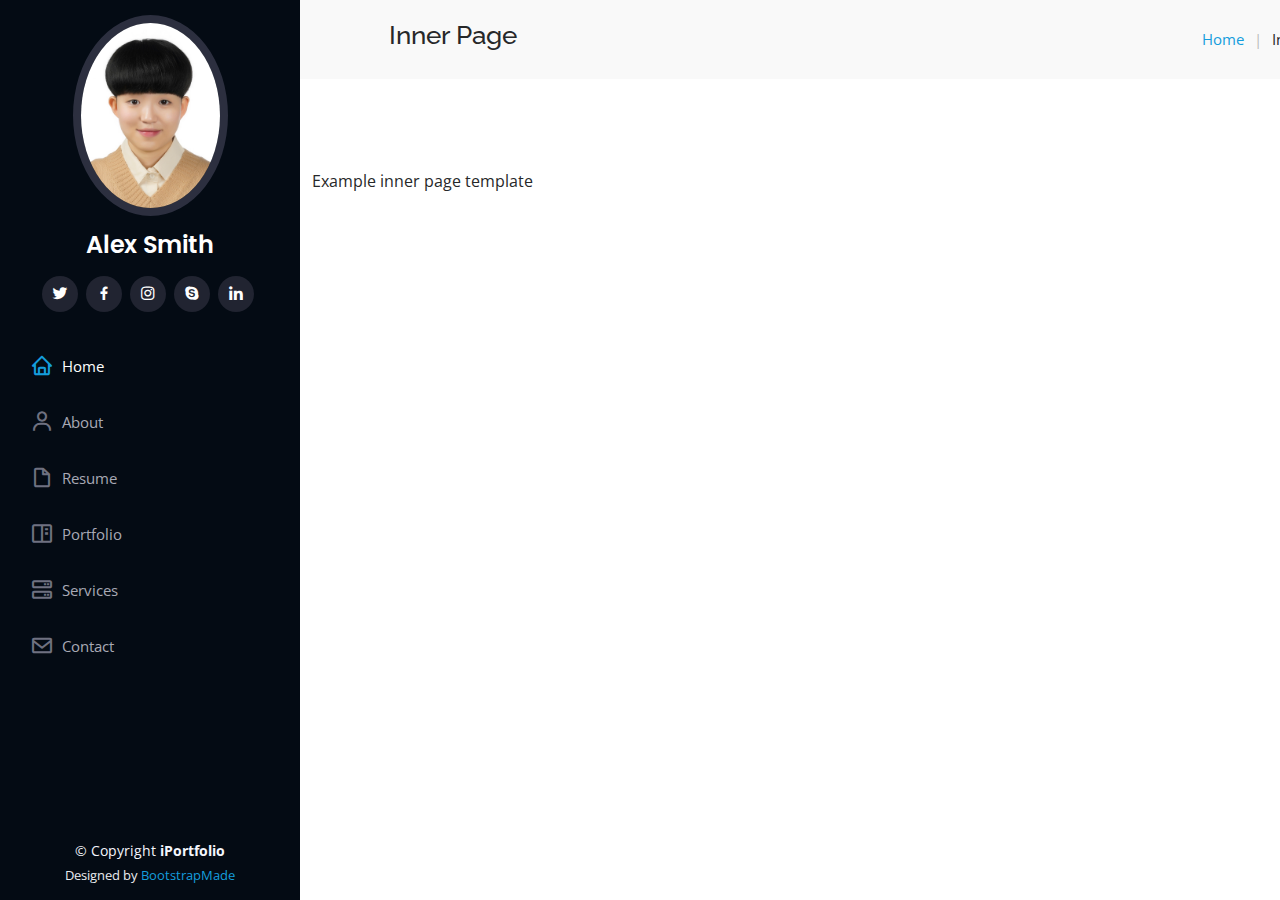
<file: inner-page.html>
<!DOCTYPE html>
<html lang="en">

<head>
  <meta charset="utf-8">
  <meta content="width=device-width, initial-scale=1.0" name="viewport">

  <title>포트폴리오 메뉴</title>
  <meta content="" name="description">
  <meta content="" name="keywords">

  <!-- Favicons -->
  <link href="assets/img/favicon.png" rel="icon">
  <link href="assets/img/apple-touch-icon.png" rel="apple-touch-icon">

  <!-- Google Fonts -->
  <link href="https://fonts.googleapis.com/css?family=Open+Sans:300,300i,400,400i,600,600i,700,700i|Raleway:300,300i,400,400i,500,500i,600,600i,700,700i|Poppins:300,300i,400,400i,500,500i,600,600i,700,700i" rel="stylesheet">

  <!-- Vendor CSS Files -->
  <link href="assets/vendor/aos/aos.css" rel="stylesheet">
  <link href="assets/vendor/bootstrap/css/bootstrap.min.css" rel="stylesheet">
  <link href="assets/vendor/bootstrap-icons/bootstrap-icons.css" rel="stylesheet">
  <link href="assets/vendor/boxicons/css/boxicons.min.css" rel="stylesheet">
  <link href="assets/vendor/glightbox/css/glightbox.min.css" rel="stylesheet">
  <link href="assets/vendor/swiper/swiper-bundle.min.css" rel="stylesheet">

  <!-- Template Main CSS File -->
  <link href="assets/css/style.css" rel="stylesheet">

  <!-- =======================================================
  * Template Name: iPortfolio - v3.9.1
  * Template URL: https://bootstrapmade.com/iportfolio-bootstrap-portfolio-websites-template/
  * Author: BootstrapMade.com
  * License: https://bootstrapmade.com/license/
  ======================================================== -->
</head>

<body>

  <!-- ======= Mobile nav toggle button ======= -->
  <i class="bi bi-list mobile-nav-toggle d-xl-none"></i>

  <!-- ======= Header ======= -->
  <header id="header">
    <div class="d-flex flex-column">

      <div class="profile">
        <img src="assets/img/profile-img.jpg" alt="" class="img-fluid rounded-circle">
        <h1 class="text-light"><a href="index.html">Alex Smith</a></h1>
        <div class="social-links mt-3 text-center">
          <a href="#" class="twitter"><i class="bx bxl-twitter"></i></a>
          <a href="#" class="facebook"><i class="bx bxl-facebook"></i></a>
          <a href="#" class="instagram"><i class="bx bxl-instagram"></i></a>
          <a href="#" class="google-plus"><i class="bx bxl-skype"></i></a>
          <a href="#" class="linkedin"><i class="bx bxl-linkedin"></i></a>
        </div>
      </div>

      <nav id="navbar" class="nav-menu navbar">
        <ul>
          <li><a href="#hero" class="nav-link scrollto active"><i class="bx bx-home"></i> <span>Home</span></a></li>
          <li><a href="#about" class="nav-link scrollto"><i class="bx bx-user"></i> <span>About</span></a></li>
          <li><a href="#resume" class="nav-link scrollto"><i class="bx bx-file-blank"></i> <span>Resume</span></a></li>
          <li><a href="#portfolio" class="nav-link scrollto"><i class="bx bx-book-content"></i> <span>Portfolio</span></a></li>
          <li><a href="#services" class="nav-link scrollto"><i class="bx bx-server"></i> <span>Services</span></a></li>
          <li><a href="#contact" class="nav-link scrollto"><i class="bx bx-envelope"></i> <span>Contact</span></a></li>
        </ul>
      </nav><!-- .nav-menu -->
    </div>
  </header><!-- End Header -->

  <main id="main">

    <!-- ======= Breadcrumbs ======= -->
    <section class="breadcrumbs">
      <div class="container">

        <div class="d-flex justify-content-between align-items-center">
          <h2>Inner Page</h2>
          <ol>
            <li><a href="index.html">Home</a></li>
            <li>Inner Page</li>
          </ol>
        </div>

      </div>
    </section><!-- End Breadcrumbs -->

    <section class="inner-page">
      <div class="container">
        <p>
          Example inner page template
        </p>
      </div>
    </section>

  </main><!-- End #main -->

  <!-- ======= Footer ======= -->
  <footer id="footer">
    <div class="container">
      <div class="copyright">
        &copy; Copyright <strong><span>iPortfolio</span></strong>
      </div>
      <div class="credits">
        <!-- All the links in the footer should remain intact. -->
        <!-- You can delete the links only if you purchased the pro version. -->
        <!-- Licensing information: https://bootstrapmade.com/license/ -->
        <!-- Purchase the pro version with working PHP/AJAX contact form: https://bootstrapmade.com/iportfolio-bootstrap-portfolio-websites-template/ -->
        Designed by <a href="https://bootstrapmade.com/">BootstrapMade</a>
      </div>
    </div>
  </footer><!-- End  Footer -->

  <a href="#" class="back-to-top d-flex align-items-center justify-content-center"><i class="bi bi-arrow-up-short"></i></a>

  <!-- Vendor JS Files -->
  <script src="assets/vendor/purecounter/purecounter_vanilla.js"></script>
  <script src="assets/vendor/aos/aos.js"></script>
  <script src="assets/vendor/bootstrap/js/bootstrap.bundle.min.js"></script>
  <script src="assets/vendor/glightbox/js/glightbox.min.js"></script>
  <script src="assets/vendor/isotope-layout/isotope.pkgd.min.js"></script>
  <script src="assets/vendor/swiper/swiper-bundle.min.js"></script>
  <script src="assets/vendor/typed.js/typed.min.js"></script>
  <script src="assets/vendor/waypoints/noframework.waypoints.js"></script>
  <script src="assets/vendor/php-email-form/validate.js"></script>

  <!-- Template Main JS File -->
  <script src="assets/js/main.js"></script>

</body>

</html>
</file>
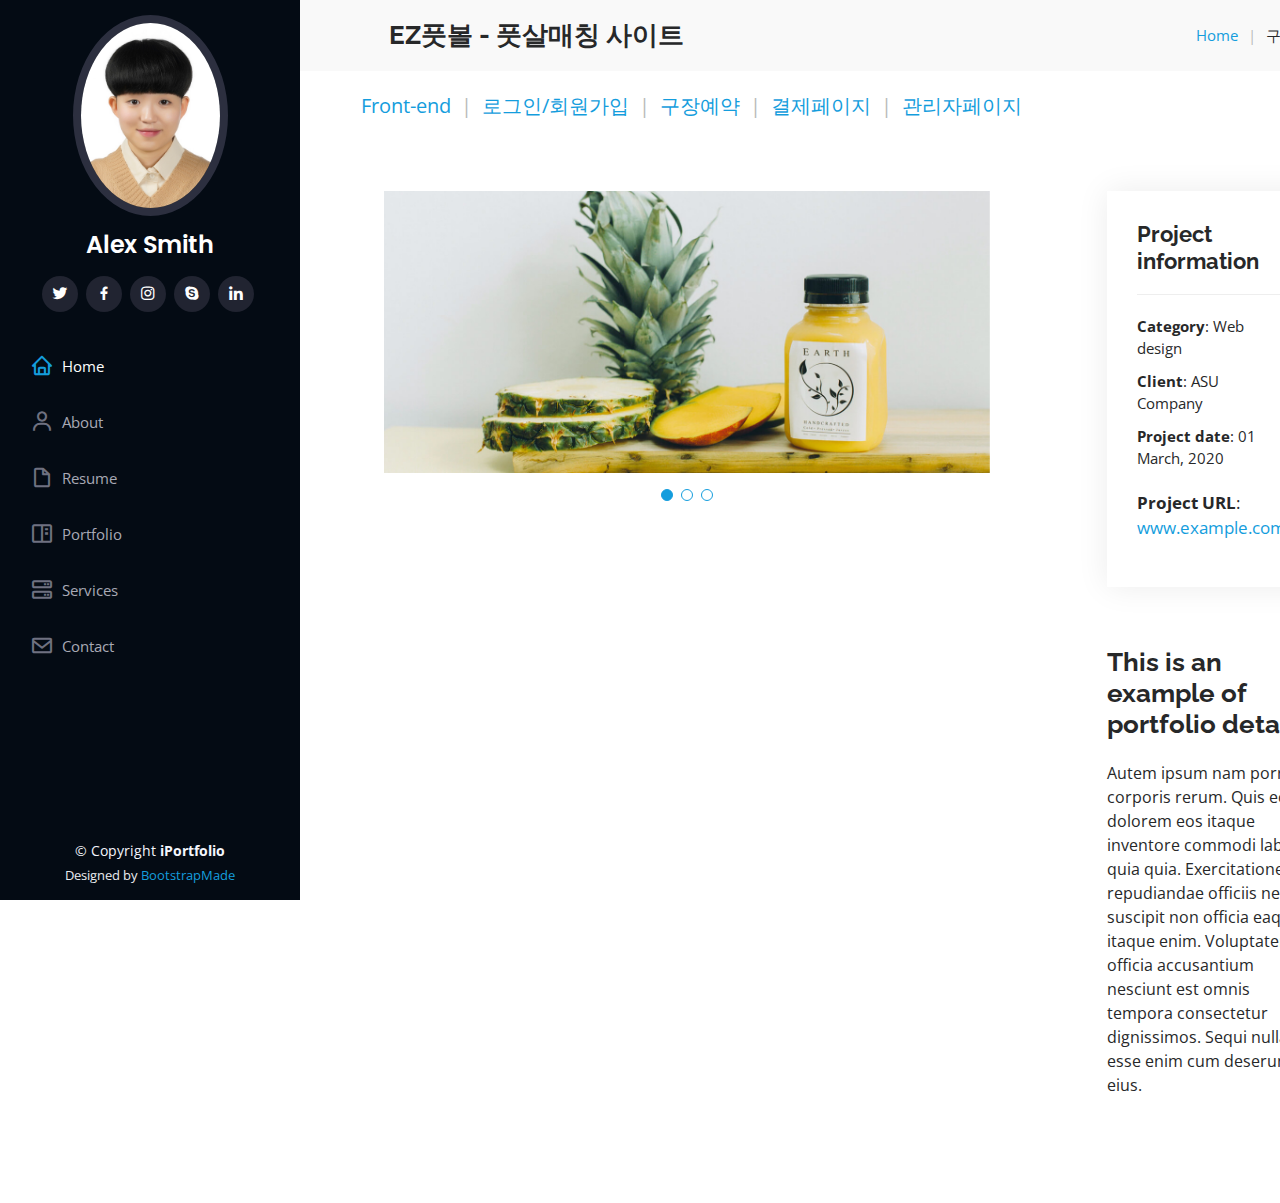
<file: portfolio-details.html>
<!DOCTYPE html>
<html lang="en">

<head>
  <meta charset="utf-8">
  <meta content="width=device-width, initial-scale=1.0" name="viewport">

  <title>포트폴리오 상세페이지</title>
  <meta content="" name="description">
  <meta content="" name="keywords">

  <!-- Favicons -->
  <link href="assets/img/favicon.png" rel="icon">
  <link href="assets/img/apple-touch-icon.png" rel="apple-touch-icon">

  <!-- Google Fonts -->
  <link href="https://fonts.googleapis.com/css?family=Open+Sans:300,300i,400,400i,600,600i,700,700i|Raleway:300,300i,400,400i,500,500i,600,600i,700,700i|Poppins:300,300i,400,400i,500,500i,600,600i,700,700i" rel="stylesheet">

  <!-- Vendor CSS Files -->
  <link href="assets/vendor/aos/aos.css" rel="stylesheet">
  <link href="assets/vendor/bootstrap/css/bootstrap.min.css" rel="stylesheet">
  <link href="assets/vendor/bootstrap-icons/bootstrap-icons.css" rel="stylesheet">
  <link href="assets/vendor/boxicons/css/boxicons.min.css" rel="stylesheet">
  <link href="assets/vendor/glightbox/css/glightbox.min.css" rel="stylesheet">
  <link href="assets/vendor/swiper/swiper-bundle.min.css" rel="stylesheet">

  <!-- Template Main CSS File -->
  <link href="assets/css/style.css" rel="stylesheet">

  <!-- =======================================================
  * Template Name: iPortfolio - v3.9.1
  * Template URL: https://bootstrapmade.com/iportfolio-bootstrap-portfolio-websites-template/
  * Author: BootstrapMade.com
  * License: https://bootstrapmade.com/license/
  ======================================================== -->
</head>

<body>

  <!-- ======= Mobile nav toggle button ======= -->
  <i class="bi bi-list mobile-nav-toggle d-xl-none"></i>

  <!-- ======= Header ======= -->
  <header id="header">
    <div class="d-flex flex-column">

      <div class="profile">
        <img src="assets/img/profile-img.jpg" alt="" class="img-fluid rounded-circle">
        <h1 class="text-light"><a href="index.html">Alex Smith</a></h1>
        <div class="social-links mt-3 text-center">
          <a href="#" class="twitter"><i class="bx bxl-twitter"></i></a>
          <a href="#" class="facebook"><i class="bx bxl-facebook"></i></a>
          <a href="#" class="instagram"><i class="bx bxl-instagram"></i></a>
          <a href="#" class="google-plus"><i class="bx bxl-skype"></i></a>
          <a href="#" class="linkedin"><i class="bx bxl-linkedin"></i></a>
        </div>
      </div>

      <nav id="navbar" class="nav-menu navbar">
        <ul>
          <li><a href="#hero" class="nav-link scrollto active"><i class="bx bx-home"></i> <span>Home</span></a></li>
          <li><a href="#about" class="nav-link scrollto"><i class="bx bx-user"></i> <span>About</span></a></li>
          <li><a href="#resume" class="nav-link scrollto"><i class="bx bx-file-blank"></i> <span>Resume</span></a></li>
          <li><a href="#portfolio" class="nav-link scrollto"><i class="bx bx-book-content"></i> <span>Portfolio</span></a></li>
          <li><a href="#services" class="nav-link scrollto"><i class="bx bx-server"></i> <span>Services</span></a></li>
          <li><a href="#contact" class="nav-link scrollto"><i class="bx bx-envelope"></i> <span>Contact</span></a></li>
        </ul>
      </nav><!-- .nav-menu -->
    </div>
  </header><!-- End Header -->

  <main id="main">

    <!-- ======= Breadcrumbs ======= -->
    <section id="breadcrumbs" class="breadcrumbs">
      <div class="container">

        <div class="d-flex justify-content-between align-items-center">
          <h2 class="details_title">EZ풋볼 - 풋살매칭 사이트</h2>
          <ol>
            <li><a href="index.html">Home</a></li>
            <li>구현한 기능</li>
          </ol>
        </div>

      </div>
    </section><!-- End Breadcrumbs -->

    <!-- ======= Portfolio Details Section ======= -->
    <section id="portfolio-details" class="portfolio-details">
      <div class="container">
        <div class="content_header">
          <ol>
            <li><a href="index.html">Front-end</a></li>
            <li><a class="content_header_a" href="index.html">로그인/회원가입</a></li>
            <li><a class="content_header_a" href="index.html">구장예약</a></li>
            <li><a class="content_header_a" href="index.html">결제페이지</a></li>
            <li><a class="content_header_a" href="index.html">관리자페이지</a></li>
          </ol>
        </div>
        <div class="row gy-4">

          <div class="col-lg-8">
            <div class="portfolio-details-slider swiper">
              <div class="swiper-wrapper align-items-center">

                <div class="swiper-slide">
                  <img src="assets/img/portfolio/portfolio-details-1.jpg" alt="">
                </div>

                <div class="swiper-slide">
                  <img src="assets/img/portfolio/portfolio-details-2.jpg" alt="">
                </div>

                <div class="swiper-slide">
                  <img src="assets/img/portfolio/portfolio-details-3.jpg" alt="">
                </div>

              </div>
              <div class="swiper-pagination"></div>
            </div>
          </div>

          <div class="col-lg-4">
            <div class="portfolio-info">
              <h3>Project information</h3>
              <ul>
                <li><strong>Category</strong>: Web design</li>
                <li><strong>Client</strong>: ASU Company</li>
                <li><strong>Project date</strong>: 01 March, 2020</li>
                <li><strong>Project URL</strong>: <a href="#">www.example.com</a></li>
              </ul>
            </div>
            <div class="portfolio-description">
              <h2>This is an example of portfolio detail</h2>
              <p>
                Autem ipsum nam porro corporis rerum. Quis eos dolorem eos itaque inventore commodi labore quia quia. Exercitationem repudiandae officiis neque suscipit non officia eaque itaque enim. Voluptatem officia accusantium nesciunt est omnis tempora consectetur dignissimos. Sequi nulla at esse enim cum deserunt eius.
              </p>
            </div>
          </div>

        </div>

      </div>
    </section><!-- End Portfolio Details Section -->

  </main><!-- End #main -->

  <!-- ======= Footer ======= -->
  <footer id="footer">
    <div class="container">
      <div class="copyright">
        &copy; Copyright <strong><span>iPortfolio</span></strong>
      </div>
      <div class="credits">
        <!-- All the links in the footer should remain intact. -->
        <!-- You can delete the links only if you purchased the pro version. -->
        <!-- Licensing information: https://bootstrapmade.com/license/ -->
        <!-- Purchase the pro version with working PHP/AJAX contact form: https://bootstrapmade.com/iportfolio-bootstrap-portfolio-websites-template/ -->
        Designed by <a href="https://bootstrapmade.com/">BootstrapMade</a>
      </div>
    </div>
  </footer><!-- End  Footer -->

  <a href="#" class="back-to-top d-flex align-items-center justify-content-center"><i class="bi bi-arrow-up-short"></i></a>

  <!-- Vendor JS Files -->
  <script src="assets/vendor/purecounter/purecounter_vanilla.js"></script>
  <script src="assets/vendor/aos/aos.js"></script>
  <script src="assets/vendor/bootstrap/js/bootstrap.bundle.min.js"></script>
  <script src="assets/vendor/glightbox/js/glightbox.min.js"></script>
  <script src="assets/vendor/isotope-layout/isotope.pkgd.min.js"></script>
  <script src="assets/vendor/swiper/swiper-bundle.min.js"></script>
  <script src="assets/vendor/typed.js/typed.min.js"></script>
  <script src="assets/vendor/waypoints/noframework.waypoints.js"></script>
  <script src="assets/vendor/php-email-form/validate.js"></script>

  <!-- Template Main JS File -->
  <script src="assets/js/main.js"></script>

</body>

</html>
</file>
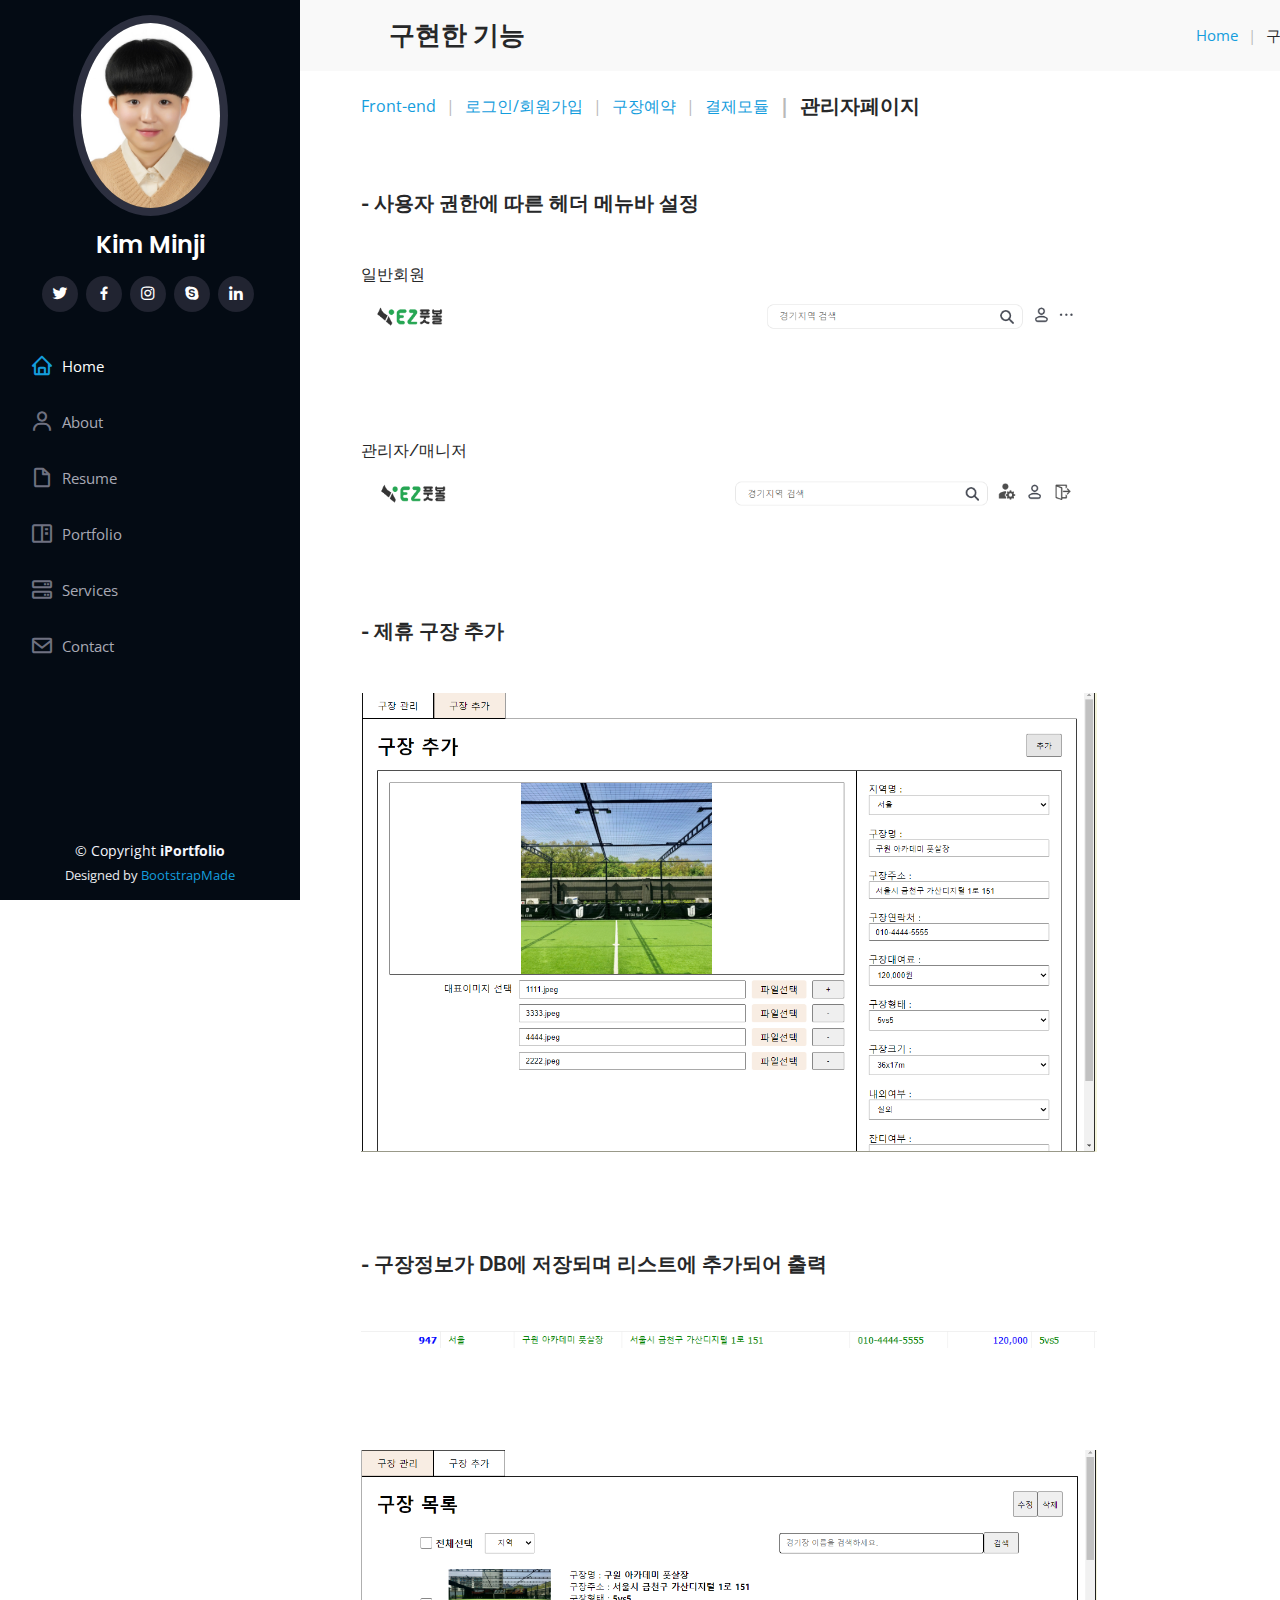
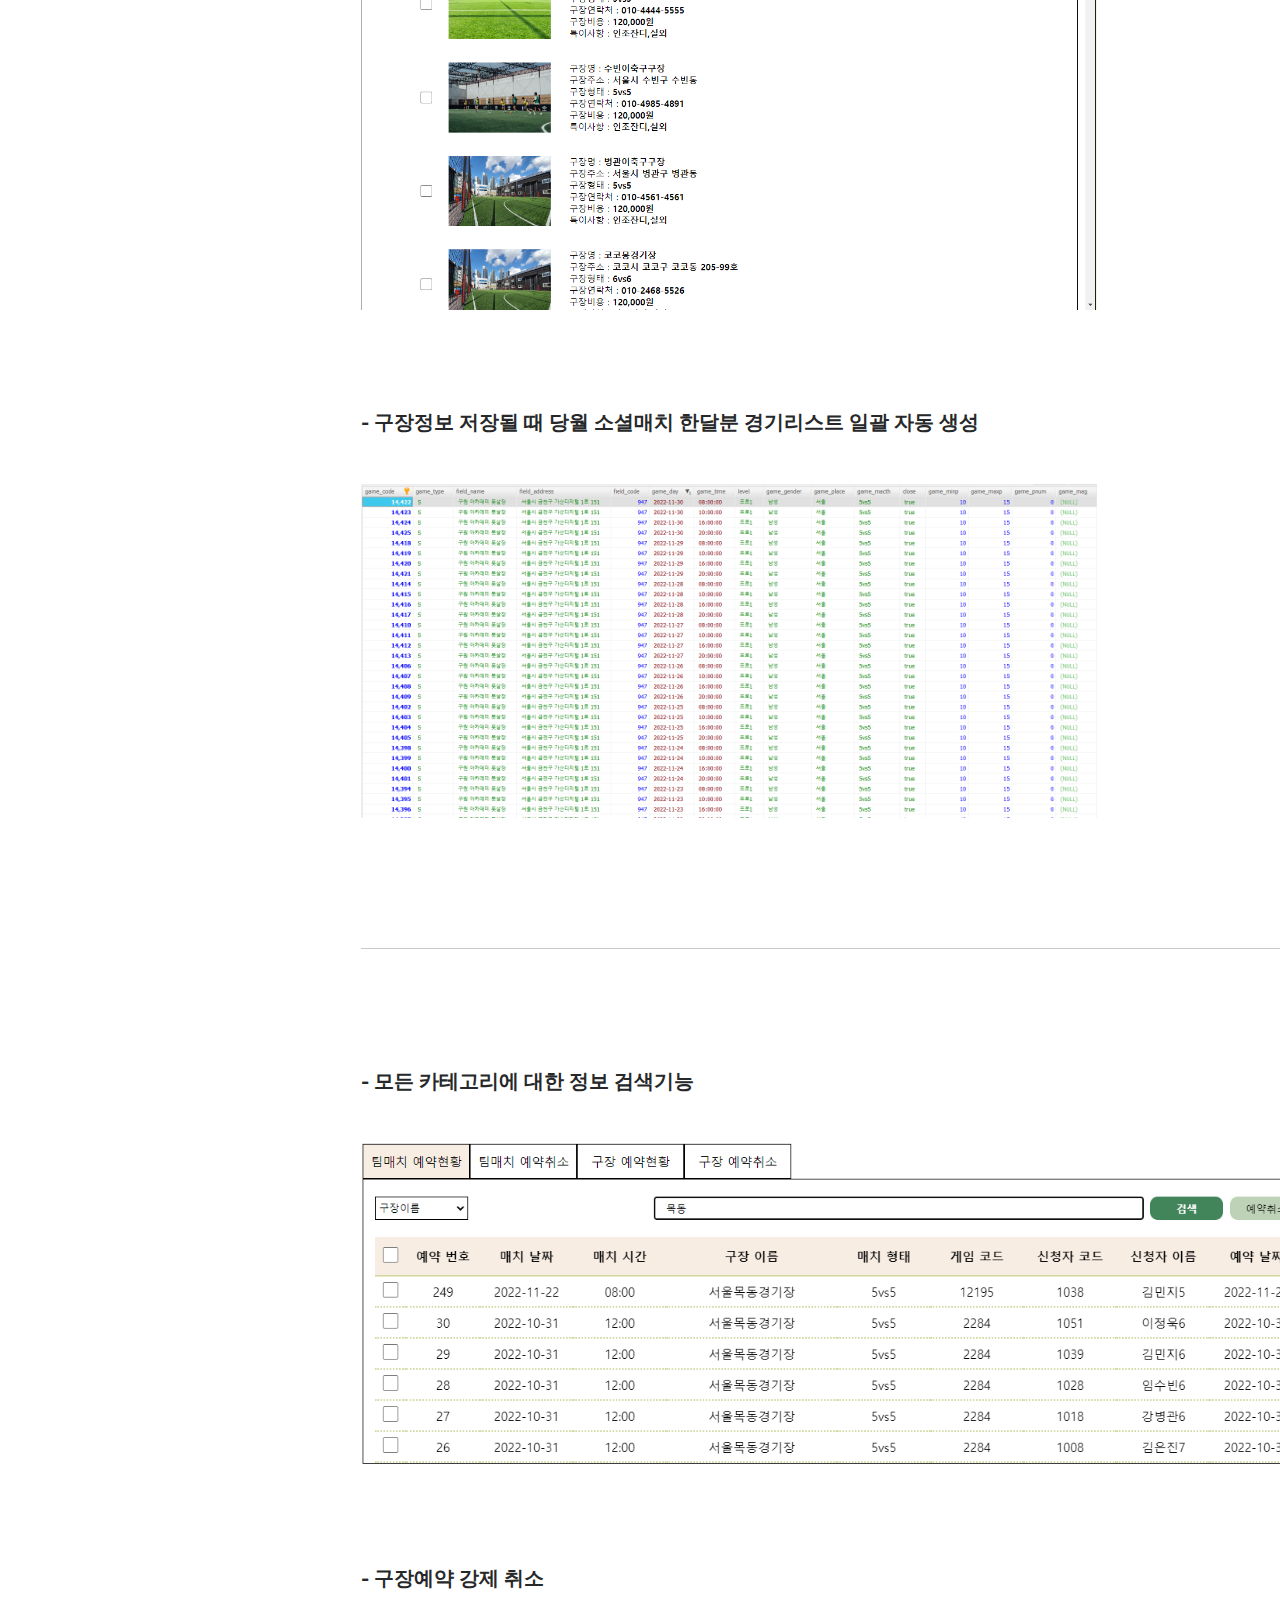
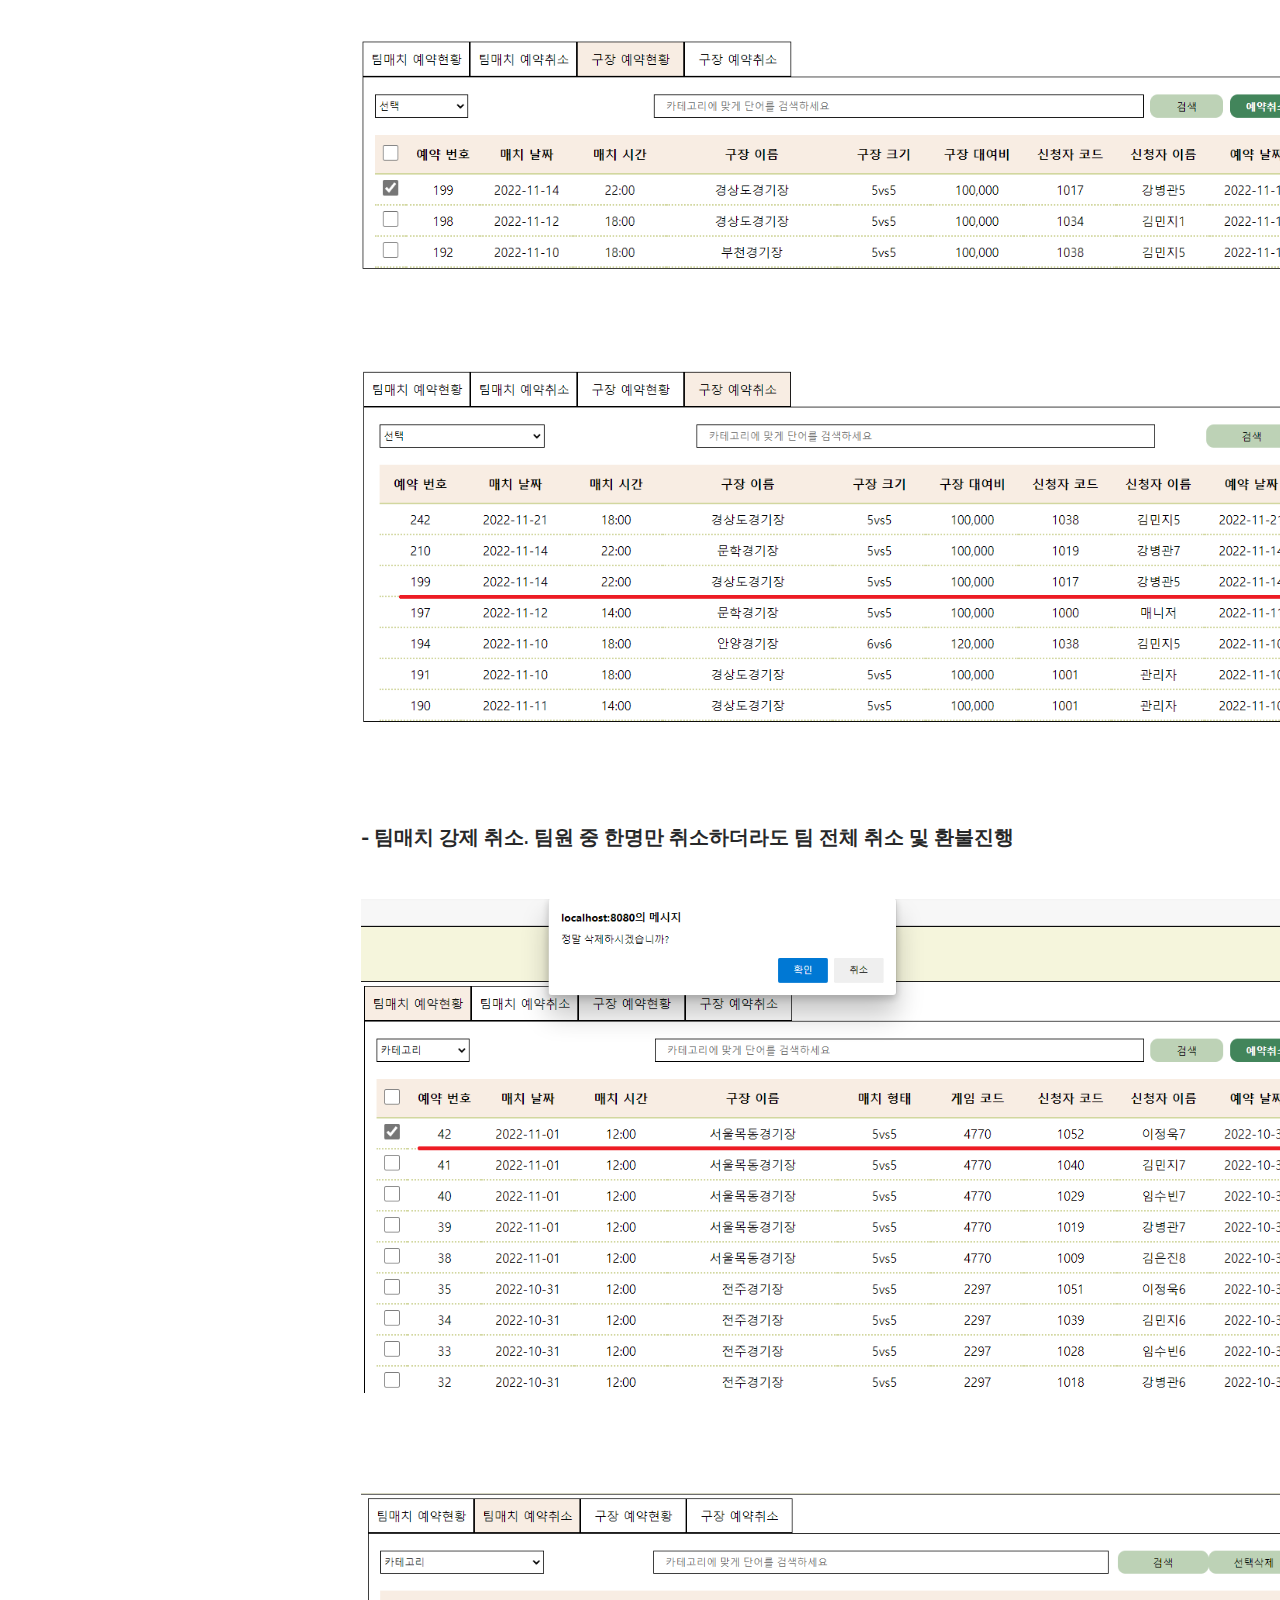
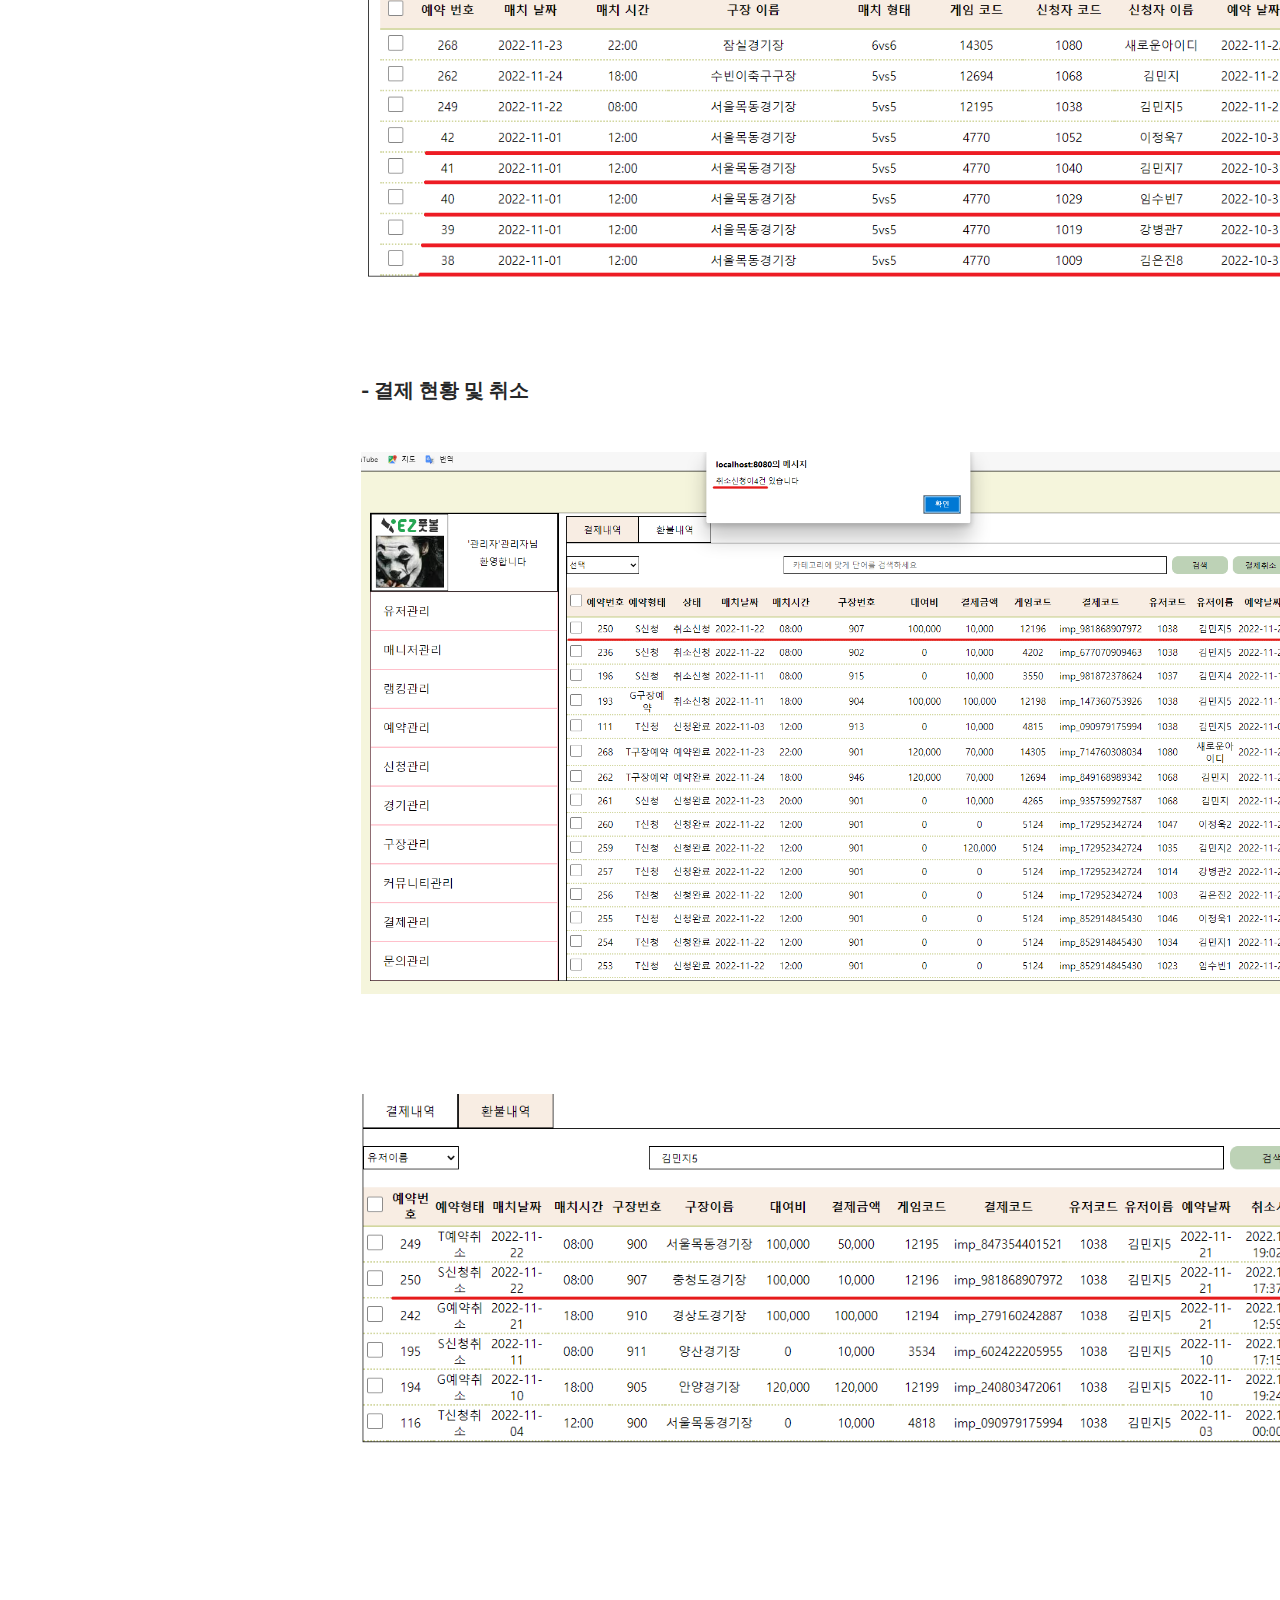
<file: details/portfolio-details-admin.html>
<!DOCTYPE html>
<html lang="en">

<head>
    <meta charset="utf-8">
    <meta content="width=device-width, initial-scale=1.0" name="viewport">

    <title>관리자페이지</title>
    <meta content="" name="description">
    <meta content="" name="keywords">
    <style>
        .content_area {
            display: flex;
            margin-bottom: 30px !important;
            flex-direction: column;
        }

        .content_area .img_area img {
            width: 77%;

        }

        .img_area {
            margin-bottom: 100px;
        }

        .payments_h4 {
            margin-bottom: 50px;
            font-size: 20px;
            font-weight: bold;
        }

    </style>
    <!-- Favicons -->
    <link href="../assets/img/favicon.png" rel="icon">
    <link href="../assets/img/apple-touch-icon.png" rel="apple-touch-icon">

    <!-- Google Fonts -->
    <link href="https://fonts.googleapis.com/css?family=Open+Sans:300,300i,400,400i,600,600i,700,700i|Raleway:300,300i,400,400i,500,500i,600,600i,700,700i|Poppins:300,300i,400,400i,500,500i,600,600i,700,700i"
          rel="stylesheet">

    <!-- Vendor CSS Files -->
    <link href="../assets/vendor/aos/aos.css" rel="stylesheet">
    <link href="../assets/vendor/bootstrap/css/bootstrap.min.css" rel="stylesheet">
    <link href="../assets/vendor/bootstrap-icons/bootstrap-icons.css" rel="stylesheet">
    <link href="../assets/vendor/boxicons/css/boxicons.min.css" rel="stylesheet">
    <link href="../assets/vendor/glightbox/css/glightbox.min.css" rel="stylesheet">
    <link href="../assets/vendor/swiper/swiper-bundle.min.css" rel="stylesheet">

    <!-- Template Main CSS File -->
    <link href="../assets/css/style.css" rel="stylesheet">

    <!-- =======================================================
    * Template Name: iPortfolio - v3.9.1
    * Template URL: https://bootstrapmade.com/iportfolio-bootstrap-portfolio-websites-template/
    * Author: BootstrapMade.com
    * License: https://bootstrapmade.com/license/
    ======================================================== -->
</head>

<body>

<!-- ======= Mobile nav toggle button ======= -->
<i class="bi bi-list mobile-nav-toggle d-xl-none"></i>

<!-- ======= Header ======= -->
<header id="header">
    <div class="d-flex flex-column">

        <div class="profile">
            <img src="../assets/img/profile-img.jpg" alt="" class="img-fluid rounded-circle">
            <h1 class="text-light"><a href="../index.html">Kim Minji</a></h1>
            <div class="social-links mt-3 text-center">
                <a href="#" class="twitter"><i class="bx bxl-twitter"></i></a>
                <a href="#" class="facebook"><i class="bx bxl-facebook"></i></a>
                <a href="#" class="instagram"><i class="bx bxl-instagram"></i></a>
                <a href="#" class="google-plus"><i class="bx bxl-skype"></i></a>
                <a href="#" class="linkedin"><i class="bx bxl-linkedin"></i></a>
            </div>
        </div>

        <nav id="navbar" class="nav-menu navbar">
            <ul>
                <li><a href="../index.html" class="nav-link scrollto active"><i class="bx bx-home"></i> <span>Home</span></a>
                </li>
                <li><a href="#about" class="nav-link scrollto"><i class="bx bx-user"></i> <span>About</span></a></li>
                <li><a href="#resume" class="nav-link scrollto"><i class="bx bx-file-blank"></i> <span>Resume</span></a>
                </li>
                <li><a href="#portfolio" class="nav-link scrollto"><i class="bx bx-book-content"></i>
                    <span>Portfolio</span></a></li>
                <li><a href="#services" class="nav-link scrollto"><i class="bx bx-server"></i> <span>Services</span></a>
                </li>
                <li><a href="#contact" class="nav-link scrollto"><i class="bx bx-envelope"></i> <span>Contact</span></a>
                </li>
            </ul>
        </nav><!-- .nav-menu -->
    </div>
</header><!-- End Header -->

<main id="main">

    <!-- ======= Breadcrumbs ======= -->
    <section id="breadcrumbs" class="breadcrumbs">
        <div class="container">

            <div class="d-flex justify-content-between align-items-center">
                <h2 class="details_title">구현한 기능</h2>
                <ol>
                    <li><a href="../index.html">Home</a></li>
                    <li>구현한 기능</li>
                </ol>
            </div>

        </div>
    </section><!-- End Breadcrumbs -->

    <!-- ======= Portfolio Details Section ======= -->
    <section id="portfolio-details" class="portfolio-details">
        <div class="container">
            <div class="content_header">
                <ol>
                    <li class="non_select_title"><a href="portfolio-details.html">Front-end</a></li>
                    <li class="non_select_title"><a href="portfolio-details-login.html">로그인/회원가입</a></li>
                    <li class="non_select_title"><a href="portfolio-details-reservation.html">구장예약</a></li>
                    <li class="non_select_title"><a href="portfolio-details-payments.html">결제모듈</a></li>
                    <li class="select_title">관리자페이지</li>
                </ol>
            </div>
            <div class="content_area">
                <h4 class="payments_h4">- 사용자 권한에 따른 헤더 메뉴바 설정</h4>
                <h6>일반회원</h6>
                <div class="img_area">
                    <img onclick="window.open(this.src)" src="../assets/img/portfolio/details-admin/admin.png" alt="">
                </div>
                <h6>관리자/매니저</h6>
                <div class="img_area">
                    <img onclick="window.open(this.src)" src="../assets/img/portfolio/details-admin/admin2.png" alt="">
                </div>
                <h4 class="payments_h4">- 제휴 구장 추가 </h4>
                <div class="img_area">
                    <img onclick="window.open(this.src)" src="../assets/img/portfolio/details-admin/adminG.png" alt="">
                </div>
                <h4 class="payments_h4">- 구장정보가 DB에 저장되며 리스트에 추가되어 출력</h4>
                <div class="img_area">
                    <img onclick="window.open(this.src)" src="../assets/img/portfolio/details-admin/adminG3.png" alt="">
                </div>
                <div class="img_area">
                    <img onclick="window.open(this.src)" src="../assets/img/portfolio/details-admin/adminG2.png" alt="">
                </div>
                <h4 class="payments_h4">- 구장정보 저장될 때 당월 소셜매치 한달분 경기리스트 일괄 자동 생성</h4>
                <div class="img_area">
                    <img onclick="window.open(this.src)" src="../assets/img/portfolio/details-admin/adminG3-2.png"
                         alt="">
                </div>
            </div>

            <hr style="margin-bottom: 120px;">

            <h4 class="payments_h4">- 모든 카테고리에 대한 정보 검색기능</h4>
            <div class="img_area">
                <img onclick="window.open(this.src)" src="../assets/img/portfolio/details-admin/adminPage6.png" alt="">
            </div>

            <h4 class="payments_h4">- 구장예약 강제 취소</h4>
            <div class="img_area">
                <img onclick="window.open(this.src)" src="../assets/img/portfolio/details-admin/adminPage5.png" alt="">
            </div>
            <div class="img_area">
                <img onclick="window.open(this.src)" src="../assets/img/portfolio/details-admin/adminPage5-2.png" alt="">
            </div>
            <h4 class="payments_h4">- 팀매치 강제 취소. 팀원 중 한명만 취소하더라도 팀 전체 취소 및 환불진행</h4>
            <div class="img_area">
                <img onclick="window.open(this.src)" src="../assets/img/portfolio/details-admin/adminPage7.png" alt="">
            </div>
            <div class="img_area">
                <img onclick="window.open(this.src)" src="../assets/img/portfolio/details-admin/adminPage7-2.png" alt="">
            </div>

            <h4 class="payments_h4">- 결제 현황 및 취소</h4>
            <div class="img_area">
                <img onclick="window.open(this.src)" src="../assets/img/portfolio/details-admin/adminPay1.png" alt="">
            </div>
            <div class="img_area">
                <img onclick="window.open(this.src)" src="../assets/img/portfolio/details-admin/adminPay2.png" alt="">
            </div>
        </div>
    </section><!-- End Portfolio Details Section -->

</main><!-- End #main -->

<!-- ======= Footer ======= -->
<footer id="footer">
    <div class="container">
        <div class="copyright">
            &copy; Copyright <strong><span>iPortfolio</span></strong>
        </div>
        <div class="credits">
            <!-- All the links in the footer should remain intact. -->
            <!-- You can delete the links only if you purchased the pro version. -->
            <!-- Licensing information: https://bootstrapmade.com/license/ -->
            <!-- Purchase the pro version with working PHP/AJAX contact form: https://bootstrapmade.com/iportfolio-bootstrap-portfolio-websites-template/ -->
            Designed by <a href="https://bootstrapmade.com/">BootstrapMade</a>
        </div>
    </div>
</footer><!-- End  Footer -->

<a href="#" class="back-to-top d-flex align-items-center justify-content-center"><i
        class="bi bi-arrow-up-short"></i></a>

<!-- Vendor JS Files -->
<script src="../assets/vendor/purecounter/purecounter_vanilla.js"></script>
<script src="../assets/vendor/aos/aos.js"></script>
<script src="../assets/vendor/bootstrap/js/bootstrap.bundle.min.js"></script>
<script src="../assets/vendor/glightbox/js/glightbox.min.js"></script>
<script src="../assets/vendor/isotope-layout/isotope.pkgd.min.js"></script>
<script src="../assets/vendor/swiper/swiper-bundle.min.js"></script>
<script src="../assets/vendor/typed.js/typed.min.js"></script>
<script src="../assets/vendor/waypoints/noframework.waypoints.js"></script>
<script src="../assets/vendor/php-email-form/validate.js"></script>

<!-- Template Main JS File -->
<script src="../assets/js/main.js"></script>

</body>

</html>
</file>
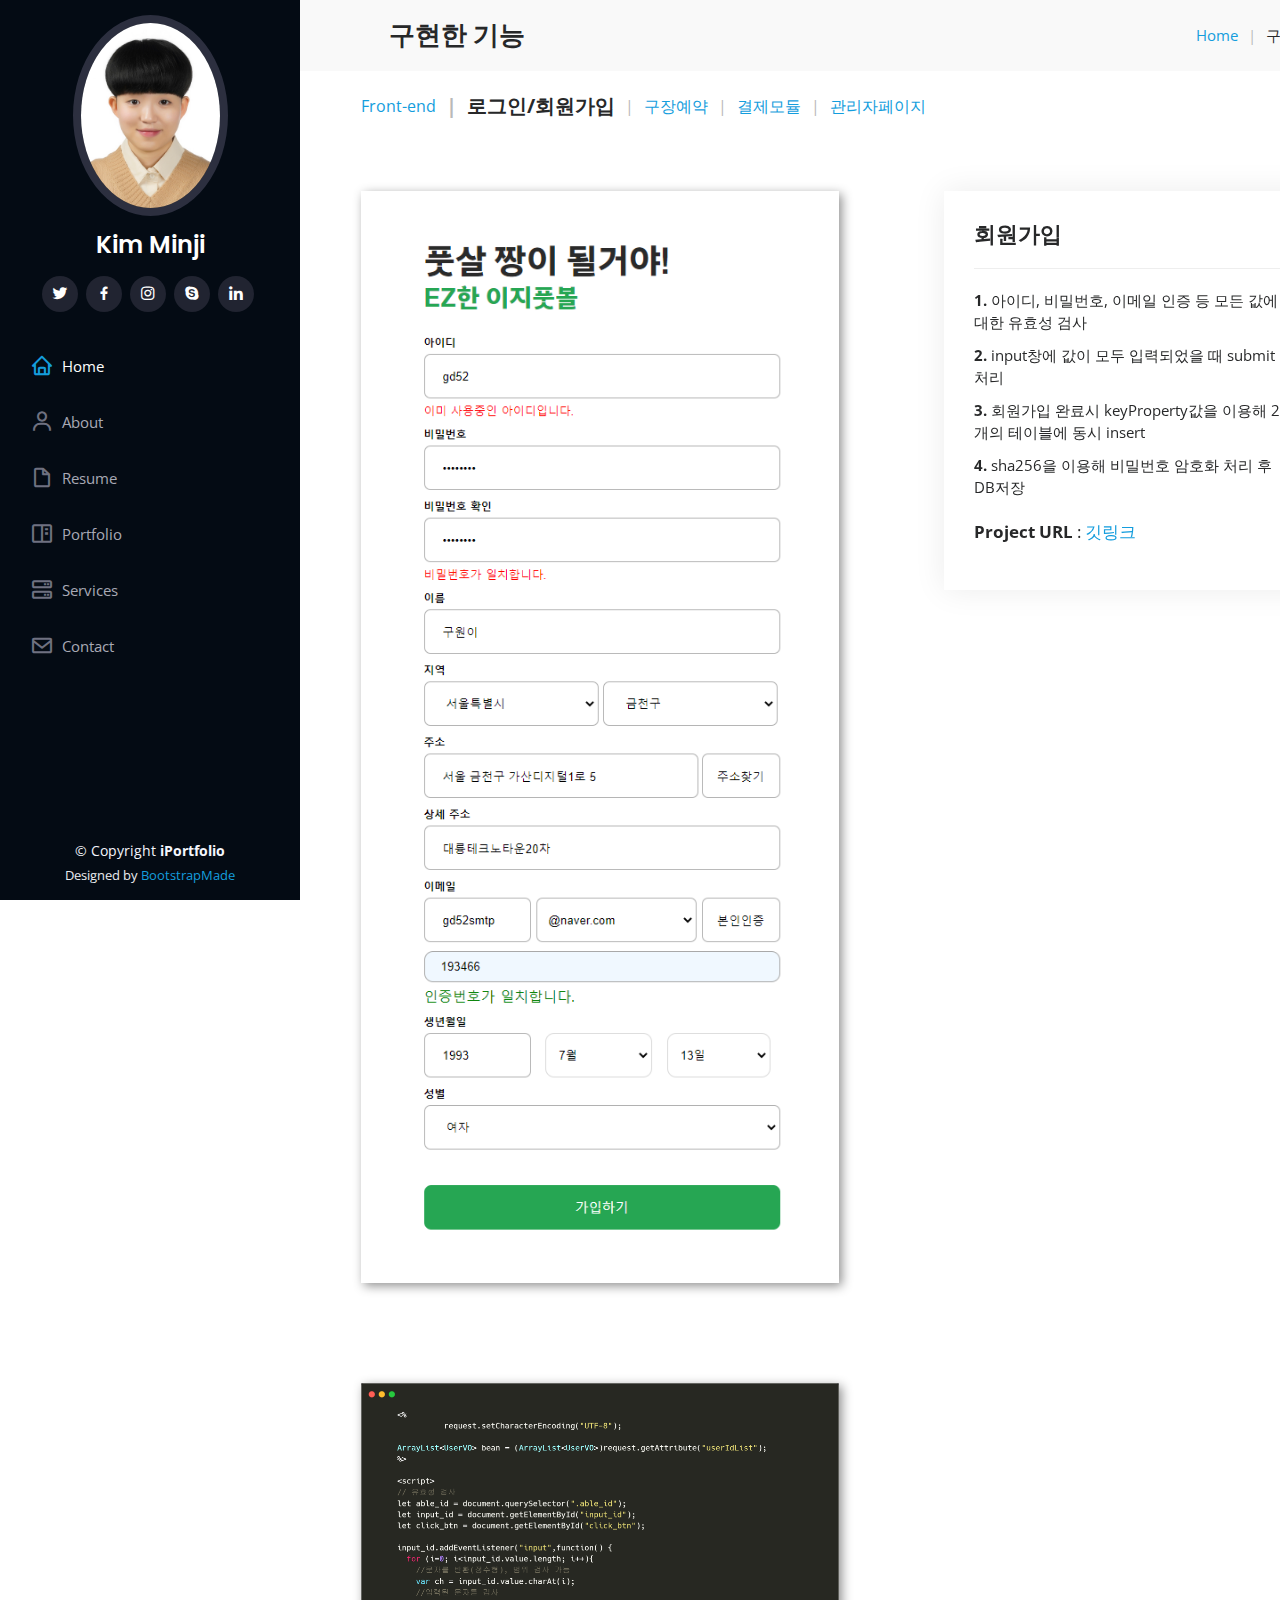
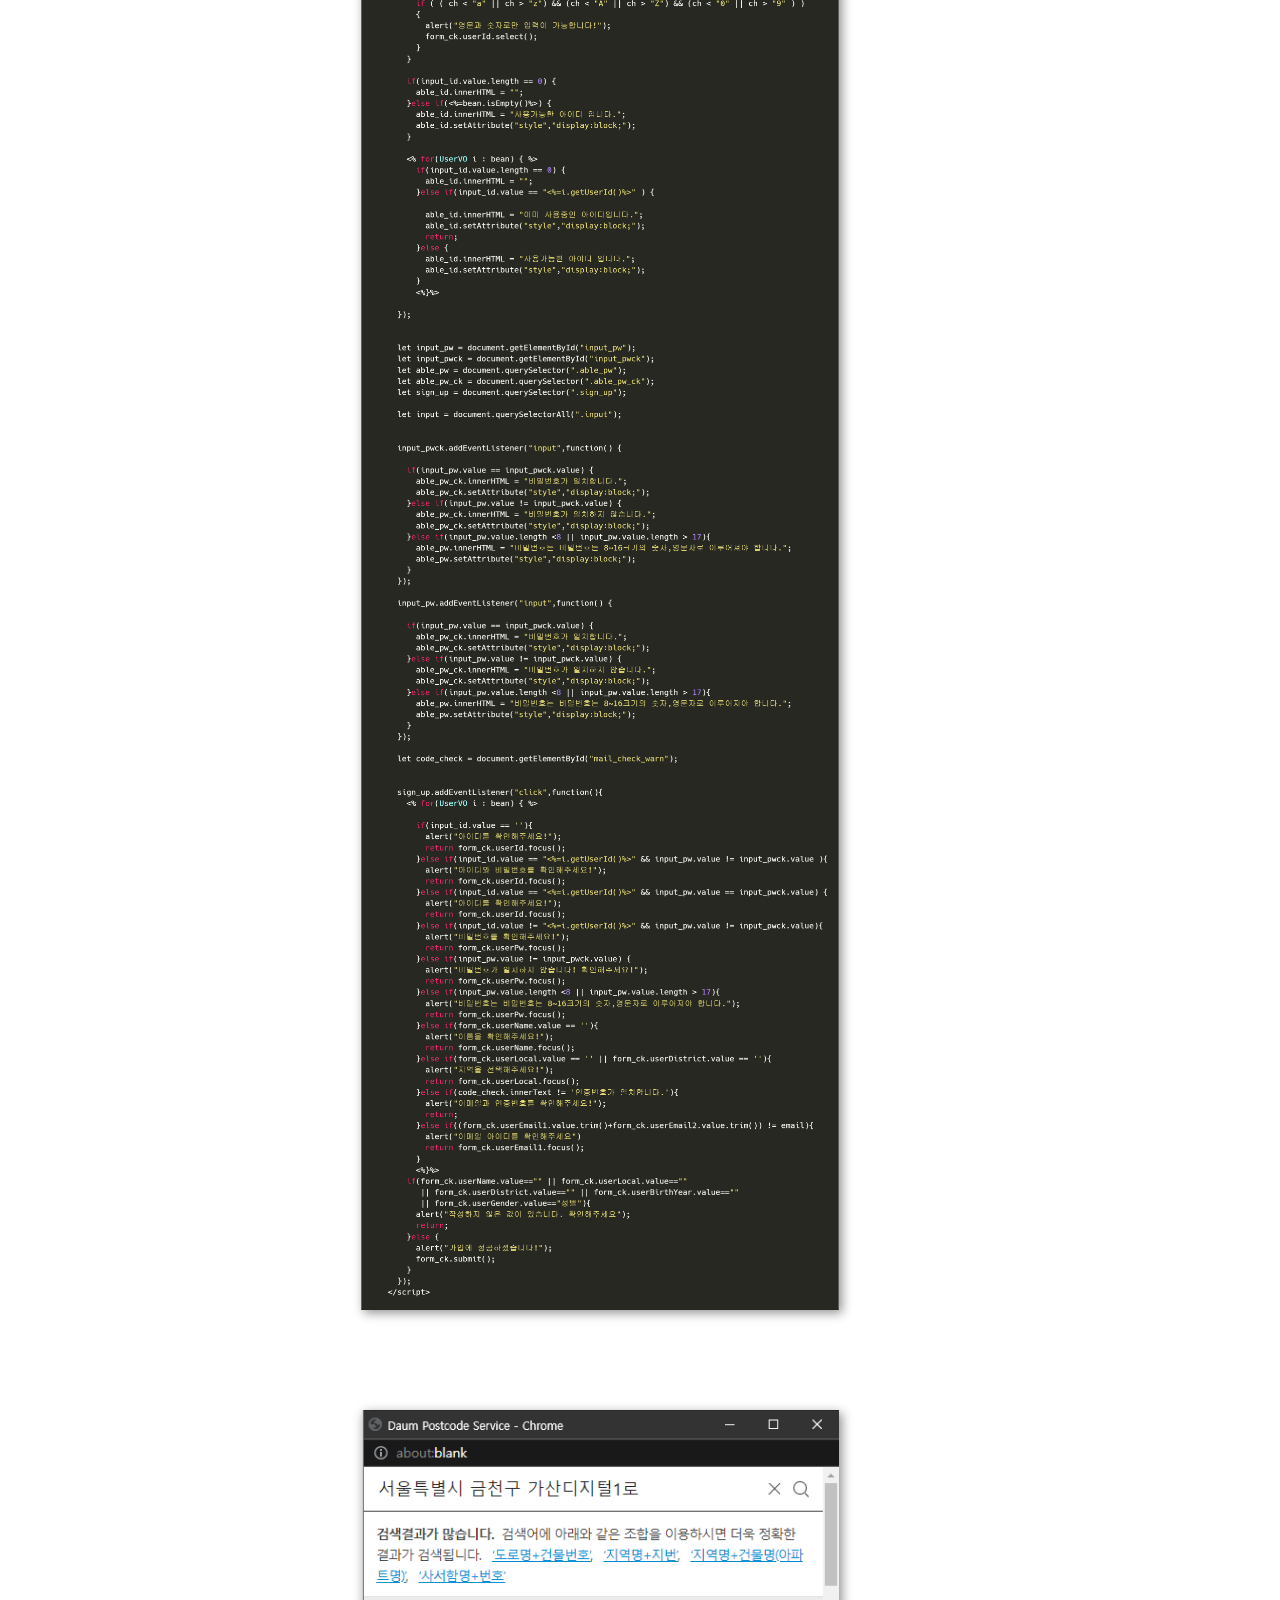
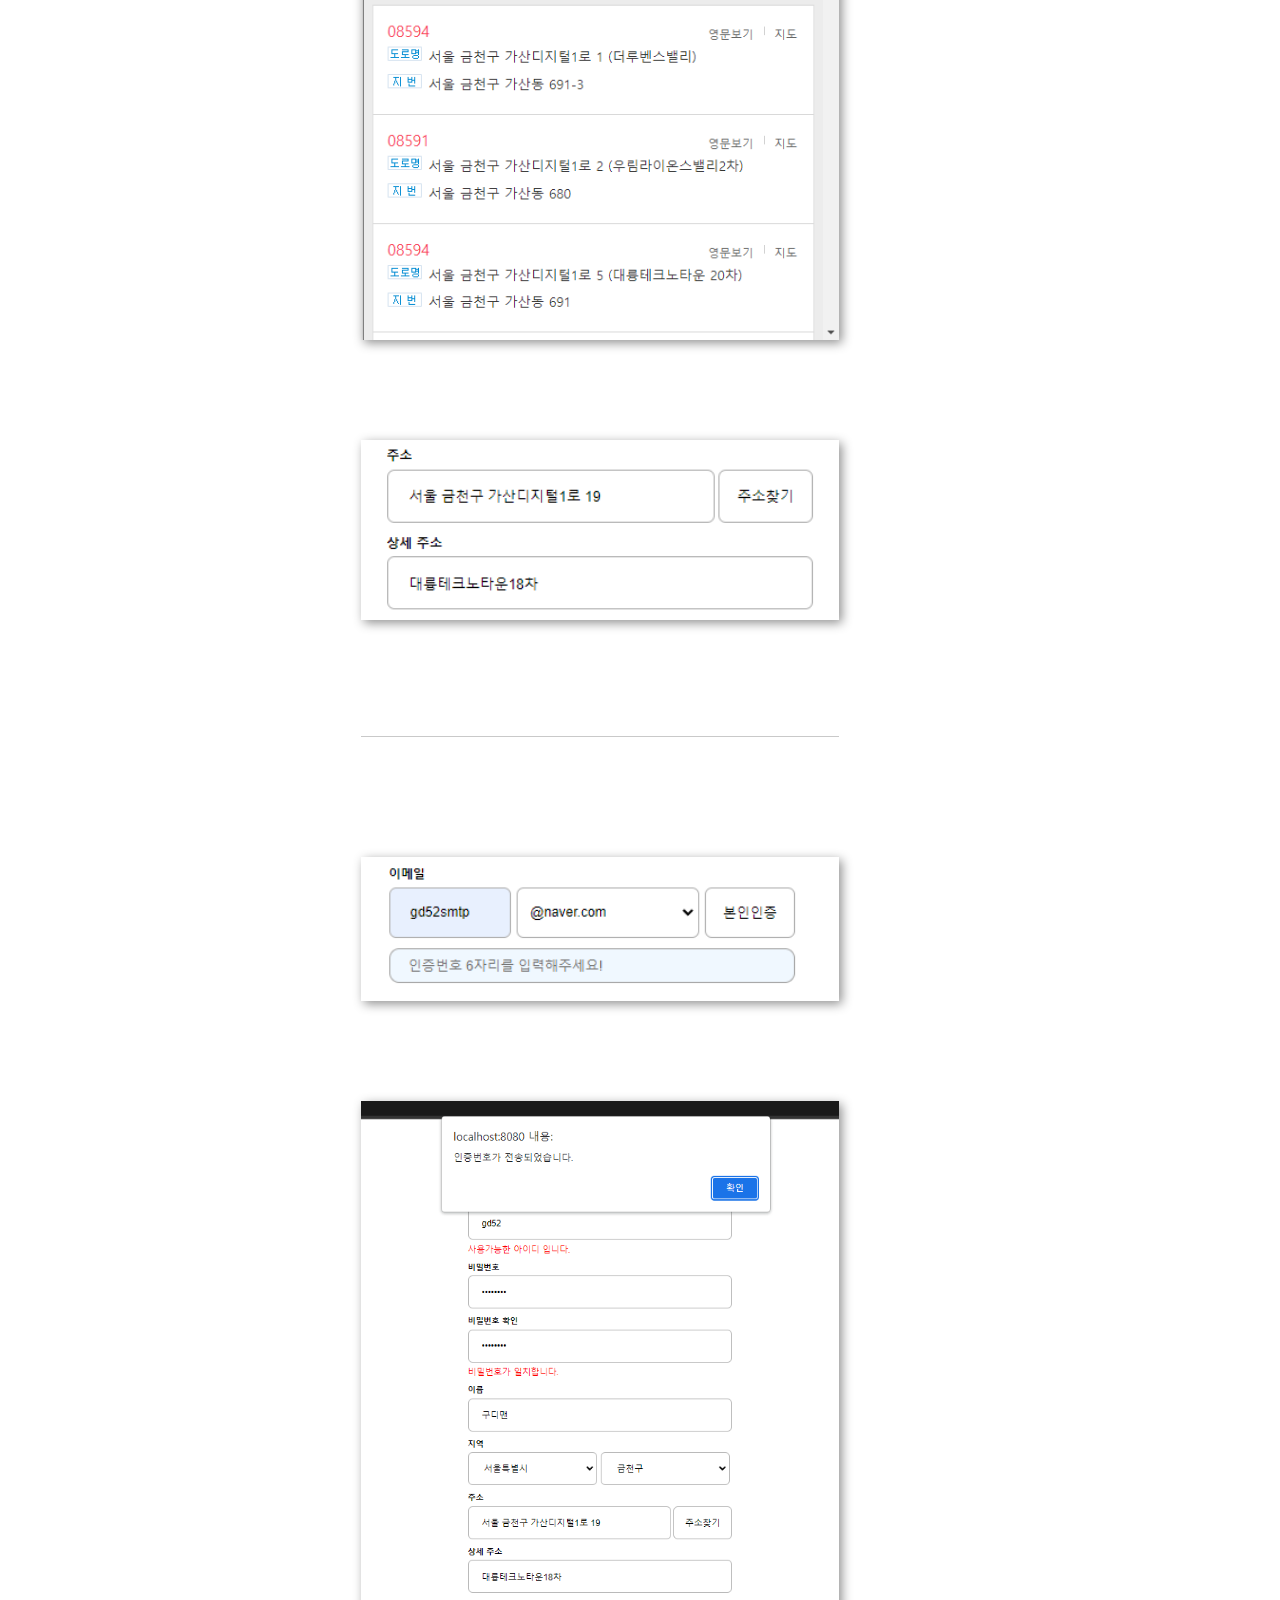
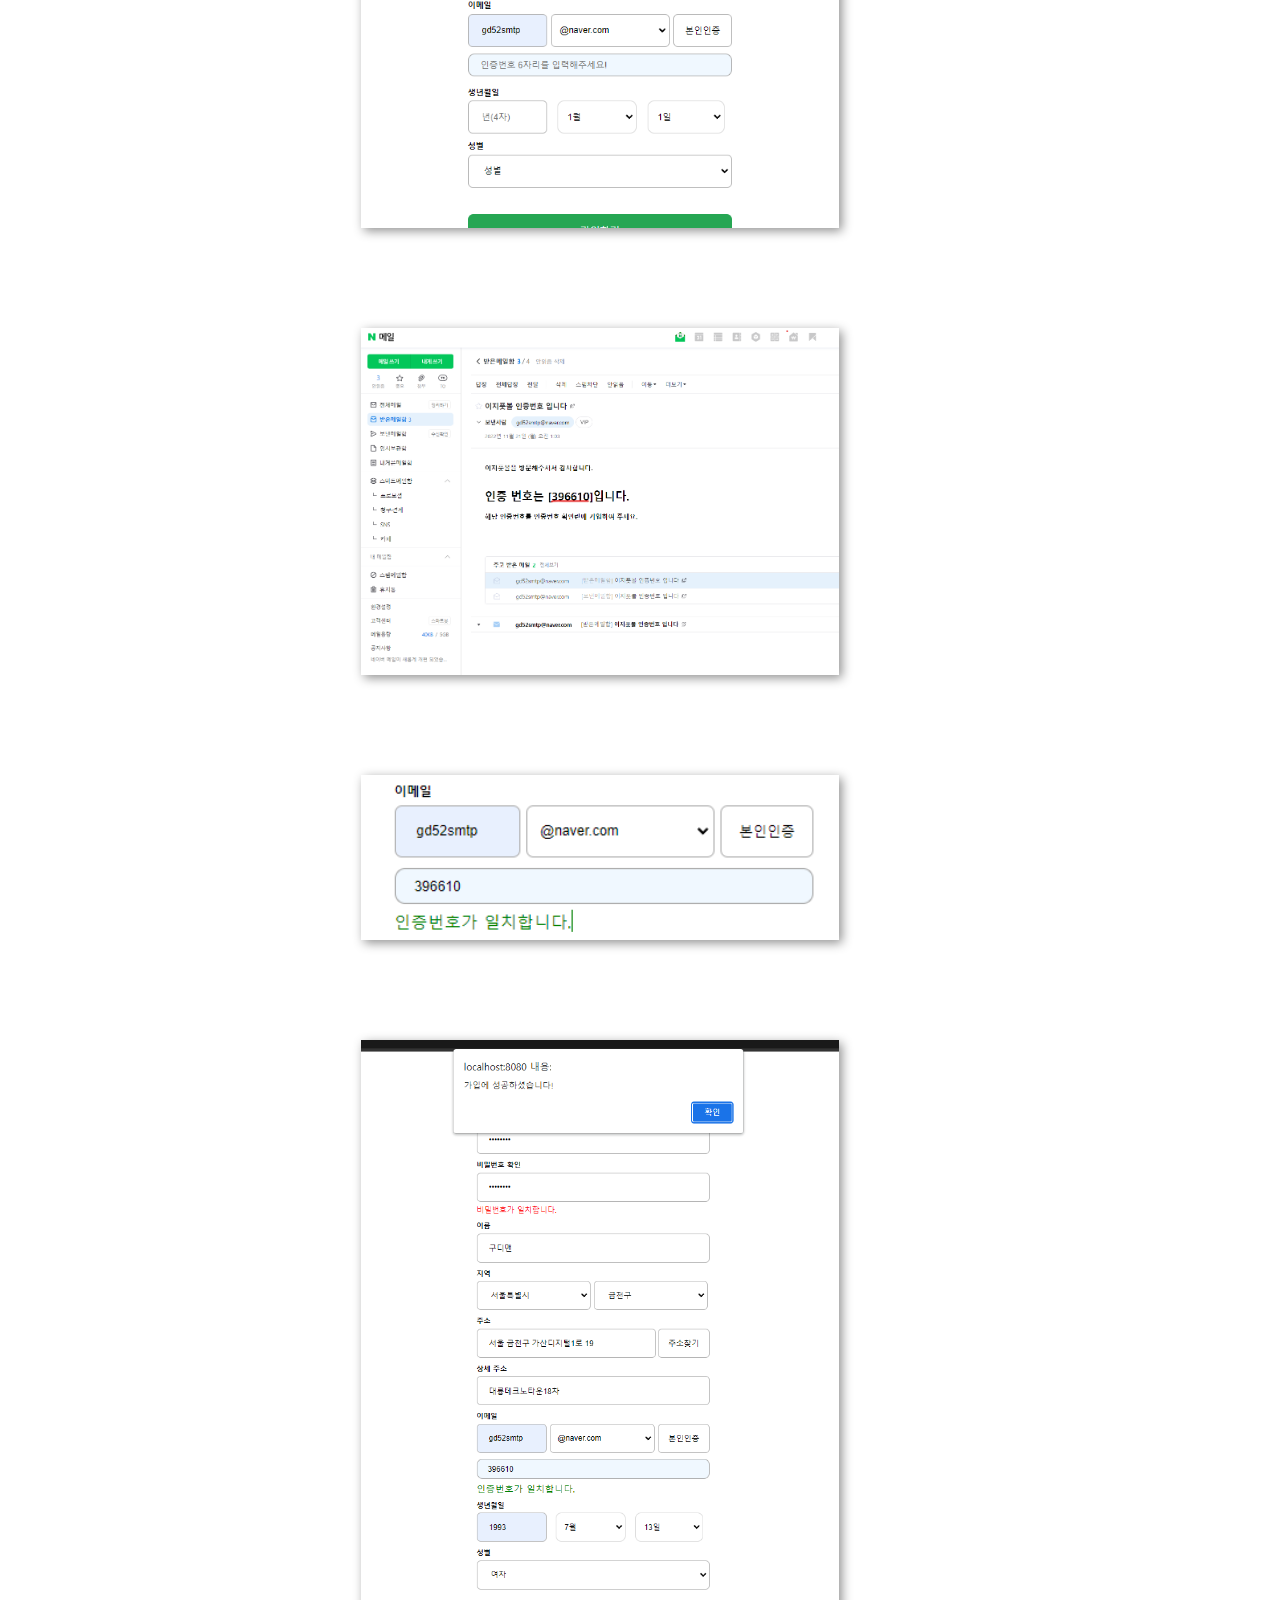
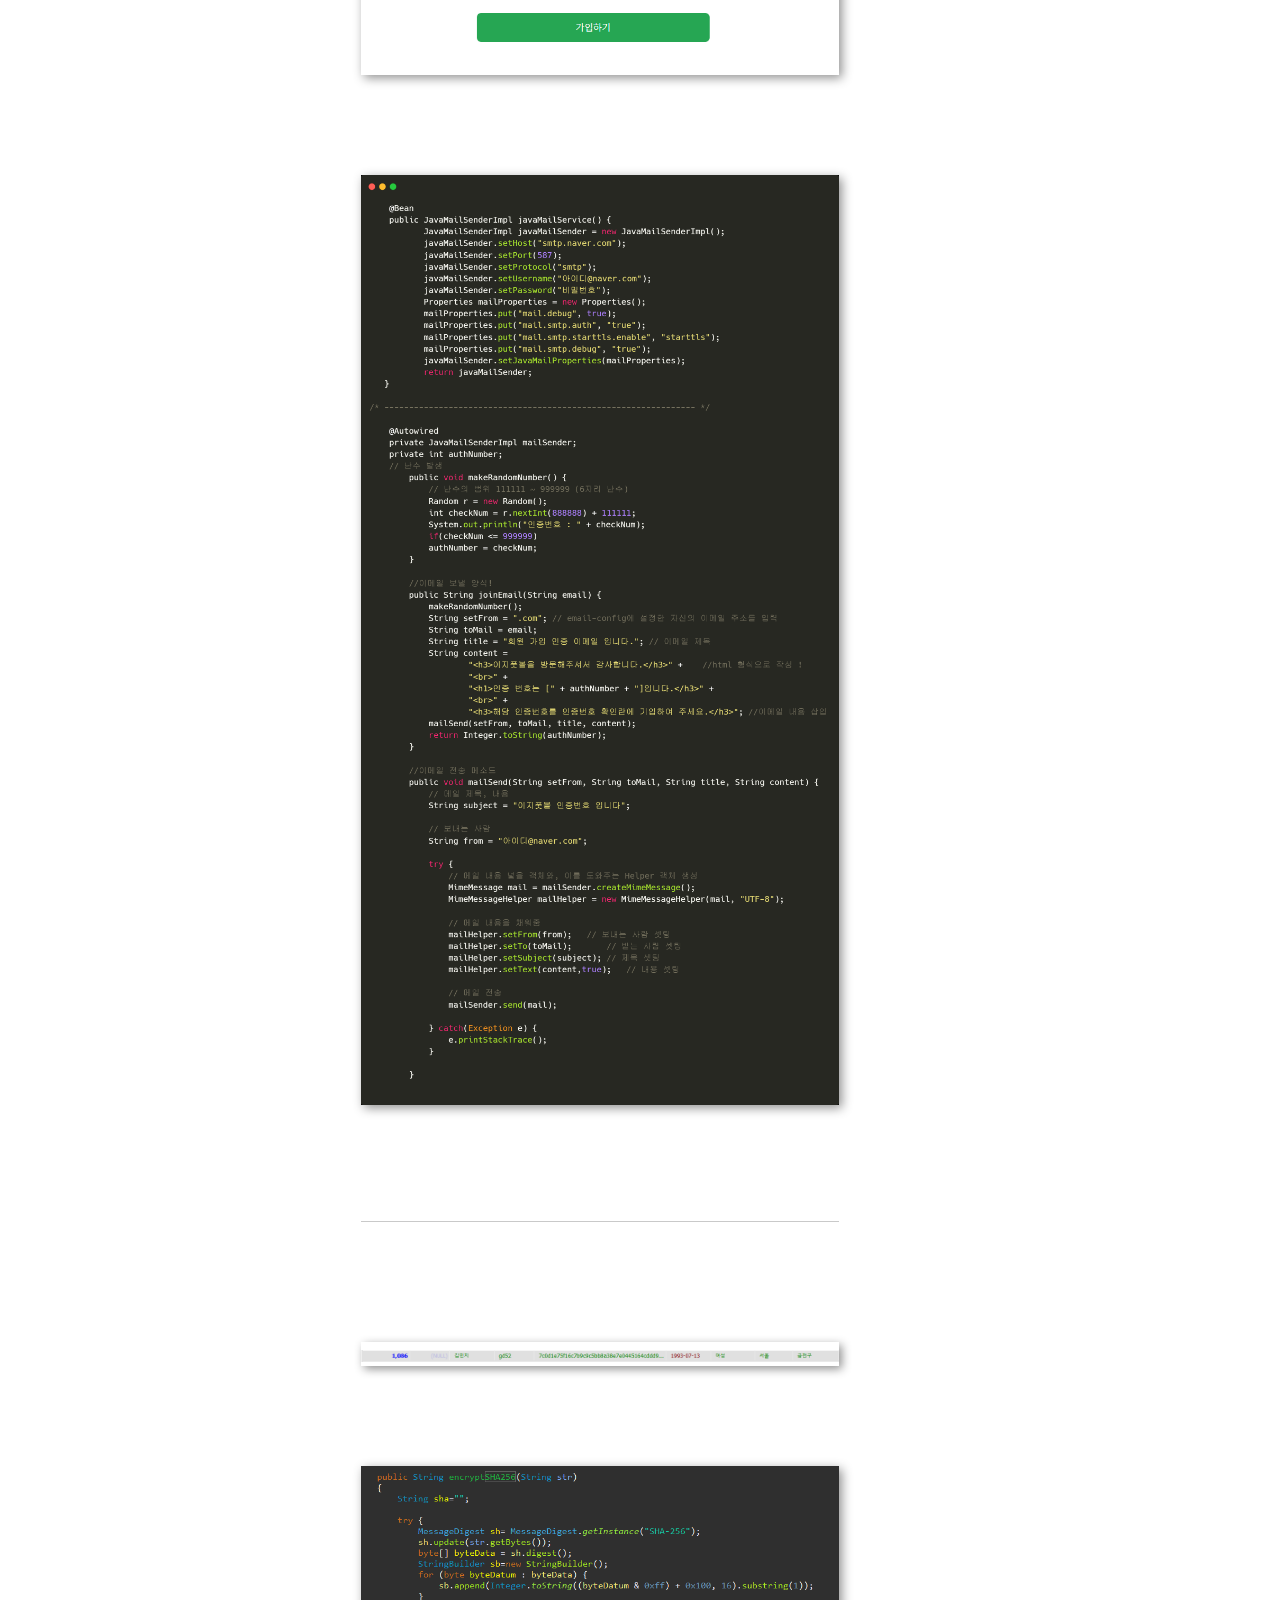
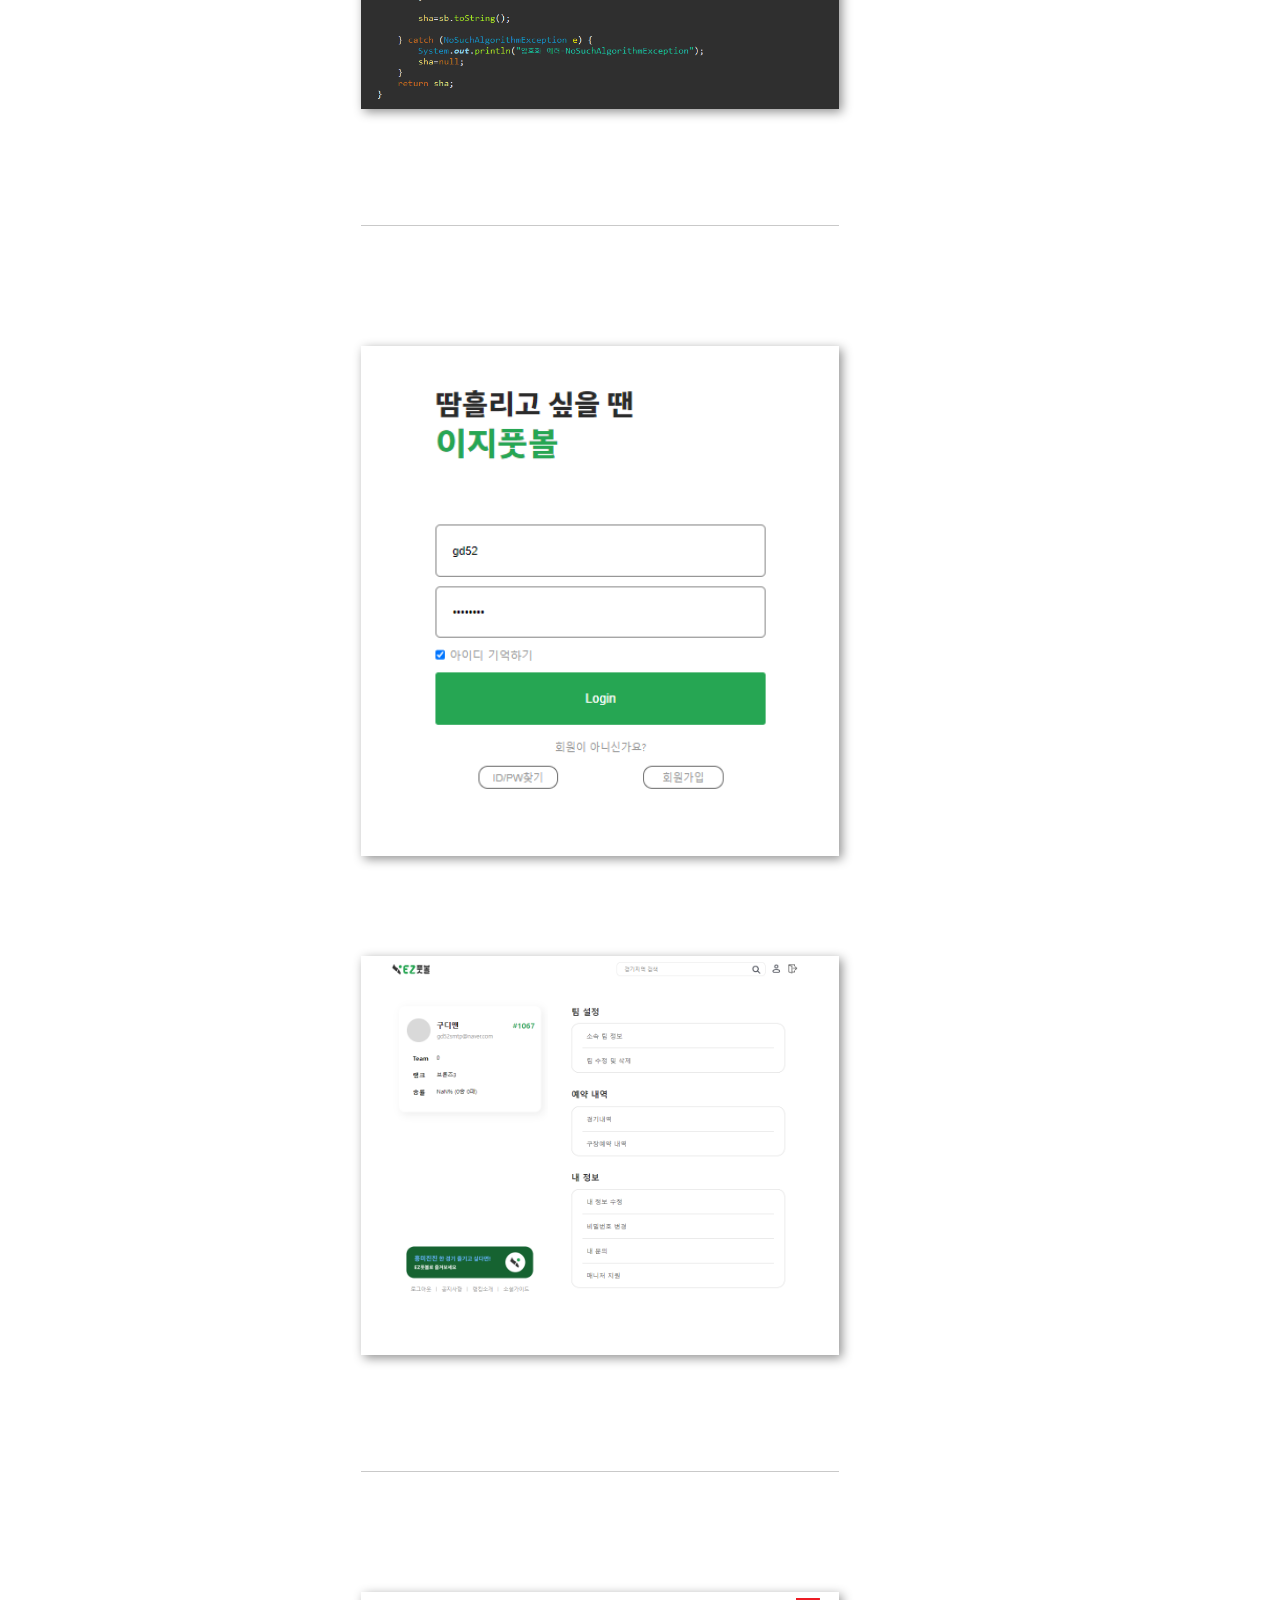
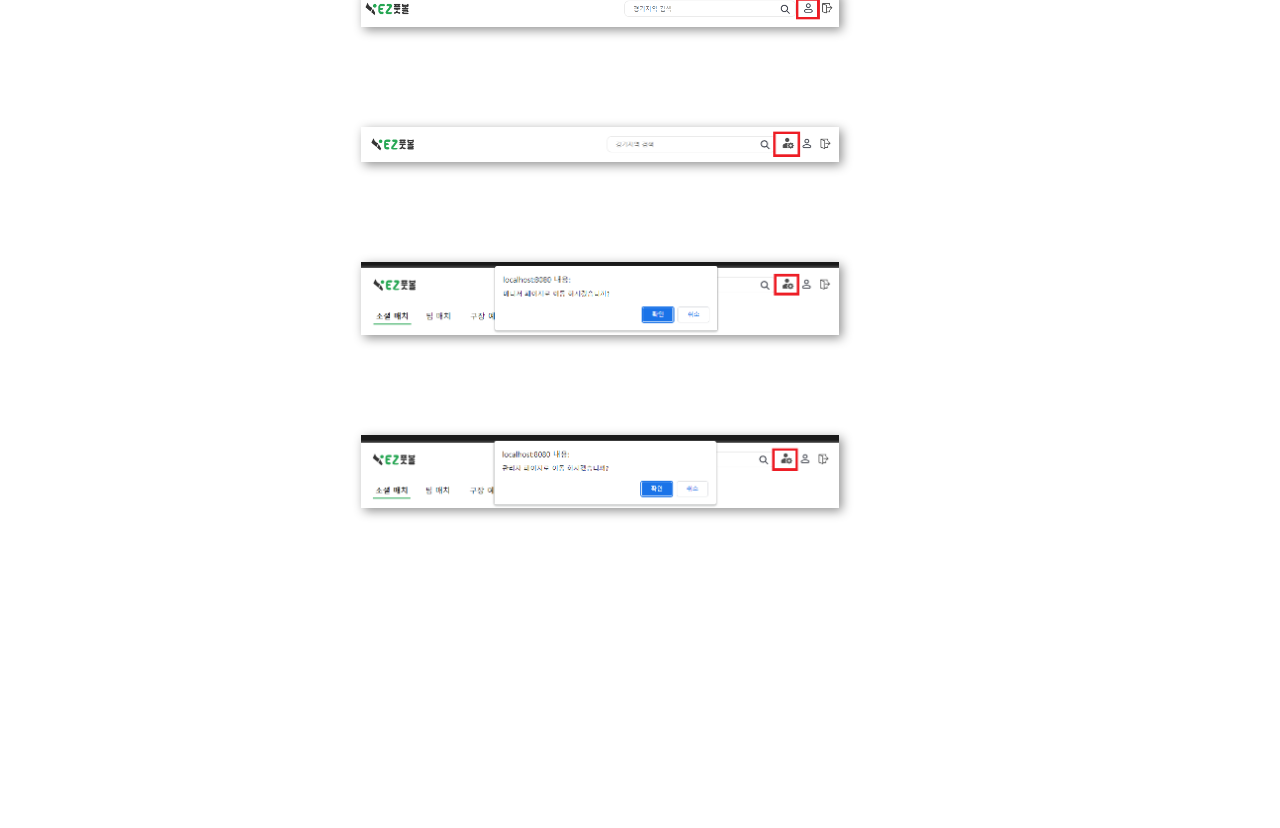
<file: details/portfolio-details-login.html>
<!DOCTYPE html>
<html lang="en">

<head>
  <meta charset="utf-8">
  <meta content="width=device-width, initial-scale=1.0" name="viewport">

  <title>로그인페이지</title>
  <style>
    main section {
      overflow: inherit;
    }
    .content_left {
      display: flex;
      flex-direction: column;
    }
    .img_area {
      margin-bottom: 100px;

    }

    img {
      cursor: zoom-in;
    }

    .img_area {
      box-shadow: 3px 3px 10px 0px #919191;
    }
    main .content_area {
      margin-bottom:130px;
    }

  </style>
  <meta content="" name="description">
  <meta content="" name="keywords">

  <!-- Favicons -->
  <link href="../assets/img/favicon.png" rel="icon">
  <link href="../assets/img/apple-touch-icon.png" rel="apple-touch-icon">

  <!-- Google Fonts -->
  <link href="https://fonts.googleapis.com/css?family=Open+Sans:300,300i,400,400i,600,600i,700,700i|Raleway:300,300i,400,400i,500,500i,600,600i,700,700i|Poppins:300,300i,400,400i,500,500i,600,600i,700,700i" rel="stylesheet">

  <!-- Vendor CSS Files -->
  <link href="../assets/vendor/aos/aos.css" rel="stylesheet">
  <link href="../assets/vendor/bootstrap/css/bootstrap.min.css" rel="stylesheet">
  <link href="../assets/vendor/bootstrap-icons/bootstrap-icons.css" rel="stylesheet">
  <link href="../assets/vendor/boxicons/css/boxicons.min.css" rel="stylesheet">
  <link href="../assets/vendor/glightbox/css/glightbox.min.css" rel="stylesheet">
  <link href="../assets/vendor/swiper/swiper-bundle.min.css" rel="stylesheet">

  <!-- Template Main CSS File -->
  <link href="../assets/css/style.css" rel="stylesheet">

  <!-- =======================================================
  * Template Name: iPortfolio - v3.9.1
  * Template URL: https://bootstrapmade.com/iportfolio-bootstrap-portfolio-websites-template/
  * Author: BootstrapMade.com
  * License: https://bootstrapmade.com/license/
  ======================================================== -->
</head>

<body>

  <!-- ======= Mobile nav toggle button ======= -->
  <i class="bi bi-list mobile-nav-toggle d-xl-none"></i>

  <!-- ======= Header ======= -->
  <header id="header">
    <div class="d-flex flex-column">

      <div class="profile">
        <img src="../assets/img/profile-img.jpg" alt="" class="img-fluid rounded-circle">
        <h1 class="text-light"><a href="../index.html">Kim Minji</a></h1>
        <div class="social-links mt-3 text-center">
          <a href="#" class="twitter"><i class="bx bxl-twitter"></i></a>
          <a href="#" class="facebook"><i class="bx bxl-facebook"></i></a>
          <a href="#" class="instagram"><i class="bx bxl-instagram"></i></a>
          <a href="#" class="google-plus"><i class="bx bxl-skype"></i></a>
          <a href="#" class="linkedin"><i class="bx bxl-linkedin"></i></a>
        </div>
      </div>

      <nav id="navbar" class="nav-menu navbar">
        <ul>
          <li><a href="../index.html" class="nav-link scrollto active"><i class="bx bx-home"></i> <span>Home</span></a>
          <li><a href="#about" class="nav-link scrollto"><i class="bx bx-user"></i> <span>About</span></a></li>
          <li><a href="#resume" class="nav-link scrollto"><i class="bx bx-file-blank"></i> <span>Resume</span></a></li>
          <li><a href="#portfolio" class="nav-link scrollto"><i class="bx bx-book-content"></i> <span>Portfolio</span></a></li>
          <li><a href="#services" class="nav-link scrollto"><i class="bx bx-server"></i> <span>Services</span></a></li>
          <li><a href="#contact" class="nav-link scrollto"><i class="bx bx-envelope"></i> <span>Contact</span></a></li>
        </ul>
      </nav><!-- .nav-menu -->
    </div>
  </header><!-- End Header -->

  <main id="main">

    <!-- ======= Breadcrumbs ======= -->
    <section id="breadcrumbs" class="breadcrumbs">
      <div class="container">

        <div class="d-flex justify-content-between align-items-center">
          <h2 class="details_title">구현한 기능</h2>
          <ol>
            <li><a href="../index.html">Home</a></li>
            <li>구현한 기능</li>
          </ol>
        </div>

      </div>
    </section><!-- End Breadcrumbs -->

    <!-- ======= Portfolio Details Section ======= -->
    <section id="portfolio-details" class="portfolio-details">
      <div class="container">
        <div class="content_header">
          <ol>
            <li class="non_select_title"><a href="portfolio-details.html">Front-end</a></li>
            <li class="select_title">로그인/회원가입</li>
            <li class="non_select_title"><a href="portfolio-details-reservation.html">구장예약</a></li>
            <li class="non_select_title"><a href="portfolio-details-payments.html">결제모듈</a></li>
            <li class="non_select_title"><a href="portfolio-details-admin.html">관리자페이지</a></li>
          </ol>
        </div>
        <div class="content_area">
          <div class="content_left">
            <div class="img_area">
              <img onclick="window.open(this.src)" src="../assets/img/portfolio/details-login/signUpPage1.png" alt="">
            </div>
            <div class="img_area">
              <img onclick="window.open(this.src)" src="../assets/img/portfolio/details-login/vali_check.png" alt="">
            </div>
            <div class="img_area">
              <img onclick="window.open(this.src)" src="../assets/img/portfolio/details-login/signUpPage2.png" alt="">
            </div>
            <div class="img_area">
              <img onclick="window.open(this.src)" src="../assets/img/portfolio/details-login/signUpPage2-2.png" alt="">
            </div>

            <hr style="margin-bottom: 120px;">

            <div class="img_area">
              <img onclick="window.open(this.src)" src="../assets/img/portfolio/details-login/signUpPage3.png" alt="">
            </div>
            <div class="img_area">
              <img onclick="window.open(this.src)" src="../assets/img/portfolio/details-login/signUpPage3-2.png" alt="">
            </div>
            <div class="img_area">
              <img onclick="window.open(this.src)" src="../assets/img/portfolio/details-login/signUpPage4.png" alt="">
            </div>
            <div class="img_area">
              <img onclick="window.open(this.src)" src="../assets/img/portfolio/details-login/signUpPage5.png" alt="">
            </div>
            <div class="img_area">
              <img onclick="window.open(this.src)" src="../assets/img/portfolio/details-login/signUpPage6.png" alt="">
            </div>
            <div class="img_area">
              <img onclick="window.open(this.src)" src="../assets/img/portfolio/details-login/sun_mail.png" alt="">
            </div>

            <hr style="margin-bottom: 120px;">

            <div class="img_area">
              <img onclick="window.open(this.src)" src="../assets/img/portfolio/details-login/incoding.png" alt="">
            </div>
            <div class="img_area">
              <img onclick="window.open(this.src)" src="../assets/img/portfolio/details-login/incoding2.png" alt="">
            </div>


            <hr style="margin-bottom: 120px;">

            <div class="img_area">
              <img onclick="window.open(this.src)" src="../assets/img/portfolio/details-login/login1.png" alt="">
            </div>
            <div class="img_area">
              <img onclick="window.open(this.src)" src="../assets/img/portfolio/details-login/login2.png" alt="">
            </div>

            <hr style="margin-bottom: 120px;">

            <div class="img_area">
              <img onclick="window.open(this.src)" src="../assets/img/portfolio/details-login/header_login1.png" alt="">
            </div>
            <div class="img_area">
              <img onclick="window.open(this.src)" src="../assets/img/portfolio/details-login/header_login2.png" alt="">
            </div>
            <div class="img_area">
              <img onclick="window.open(this.src)" src="../assets/img/portfolio/details-login/header_login3.png" alt="">
            </div>
            <div class="img_area">
              <img onclick="window.open(this.src)" src="../assets/img/portfolio/details-login/header_login4.png" alt="">
            </div>

          </div>

          <div class="col-lg-4 col-width">
            <div class="portfolio-info login-info">
              <h3 class="description">회원가입</h3>
              <ul class="desc_ul">
                <li class="desc_li"><strong>1. </strong><span class="description">아이디, 비밀번호, 이메일 인증 등 모든 값에 대한 유효성 검사</span></li>
                <li class="desc_li"><strong>2. </strong><span class="description">input창에 값이 모두 입력되었을 때 submit 처리</span></li>
                <li class="desc_li"><strong>3. </strong><span class="description">회원가입 완료시 keyProperty값을 이용해 2개의 테이블에 동시 insert</span></li>
                <li class="desc_li"><strong>4. </strong><span class="description">sha256을 이용해 비밀번호 암호화 처리 후 DB저장</span></li>
                <li class="desc_li"><strong>Project URL </strong>: <a href="#">깃링크</a></li>
              </ul>
            </div>

          </div>
        </div>

      </div>
    </section><!-- End Portfolio Details Section -->
    <script>
      let description = document.querySelectorAll(".description");

      let login_info = document.querySelector(".login-info");

      window.onscroll = function() {
        var winScroll = document.body.scrollTop || document.documentElement.scrollTop;
        console.log(winScroll);

        if(winScroll > 0 && winScroll < 1550){
          description[0].innerHTML = "회원가입";
          description[1].innerHTML = "아이디, 비밀번호, 이메일 인증 등 모든 값에 대한 유효성 검사";
          description[2].innerHTML = "input창에 값이 모두 입력되었을 때 submit 처리";
          description[3].innerHTML = "회원가입 완료시 keyProperty값을 이용해 2개의 테이블에 동시 insert";
          description[4].parentElement.style.display = "inline-block";
          description[4].innserHTML = "sha256을 이용해 비밀번호 암호화 처리 후 DB저장";

          login_info.style.transition = "all 0.5s";
          login_info.style.top = "50px";
        }else if(winScroll > 1550 && winScroll < 3600){
          description[0].innerHTML = "유효성검사 코드";
          description[1].innerHTML = "아이디, 비밀번호, 이메일 인증 등 모든 값에 대한 유효성 검사";
          description[2].innerHTML = "input창에 값이 모두 입력되었을 때 submit 처리";
          description[3].innerHTML = "회원가입 완료시 keyProperty값을 이용해 2개의 테이블에 동시 insert";
          description[4].parentElement.style.display = "inline-block";
          description[4].innserHTML = "sha256을 이용해 비밀번호 암호화 처리 후 DB저장";

          login_info.style.transition = "all 0.5s";
          login_info.style.top = "50px";
        }else if(winScroll > 3600 && winScroll < 8100) {
          description[0].innerHTML = "주소 API / 이메일 인증 구현";
          description[1].innerHTML = "카카오 API를 활용한 주소 검색 기능 구현";
          description[2].innerHTML = "주소 클릭시 자동 입력";
          description[3].innerHTML = "네이버 SMTP, com.sun.mail을 활용한 이메일 인증 구현";
          description[4].parentElement.style.display = "inline-block";
          description[4].innerHTML = "유효성검사를 통해 인증번호가 일치할 경우 가입완료";

          login_info.style.transition = "all 0.5s";
          login_info.style.top = "50px";
        }else if(winScroll > 8100 && winScroll < 9600) {
          description[0].innerHTML = "이메일 인증 코드";
          description[1].innerHTML = "카카오 API를 활용한 주소 검색 기능 구현";
          description[2].innerHTML = "주소 클릭시 자동 입력";
          description[3].innerHTML = "네이버 SMTP, com.sun.mail을 활용한 이메일 인증 구현";
          description[4].parentElement.style.display = "inline-block";
          description[4].innerHTML = "유효성검사를 통해 인증번호가 일치할 경우 가입완료";

          login_info.style.transition = "all 0.5s";
          login_info.style.top = "50px";
        }else if(winScroll > 9600 && winScroll < 10399) {
          description[0].innerHTML = "비밀번호 암호화 저장";
          description[1].innerHTML = "sha256을 통해 단방향 암호화 진행";
          description[2].innerHTML = "비밀번호 찾기시 재설정할 수 있게 구현";
          description[3].parentElement.style.display = "none";
          description[4].parentElement.style.display = "none";

          login_info.style.transition = "all 0.5s";
          login_info.style.top = "50px";
        }else if(winScroll > 10399 && winScroll < 11700) {
          description[0].innerHTML = "아이디 기억하기";
          description[1].innerHTML = "회원가입한 아이디로 로그인";
          description[2].innerHTML = "쿠키를 이용한 아이디 기억하기 기능 구현";
          description[3].innerHTML = "로그인 후, 메인 헤더 로그인 아이콘 클릭시 interceptor를 통해 마이페이지 이동";
          description[4].parentElement.style.display = "none";

          login_info.style.transition = "all 0.5s";
          login_info.style.top = "50px";
        }else if(winScroll > 11700) {
          description[0].innerHTML = "권한에 따른 헤더 변화";
          description[1].innerHTML = "일반회원 로그인시 비로그인 화면과 동일";
          description[2].innerHTML = "매니저, 관리자 로그인시 헤더 아이콘 추가";
          description[3].innerHTML = "권한에 따라 매니저 / 관리자 페이지로 이동";
          description[4].parentElement.style.display = "none";



          login_info.style.transition = "all 0.5s";
          login_info.style.top = "200px";
        }
      }

      // const maxScrollValue = element.scrollHeight - element.clientHeight;


    </script>
  </main><!-- End #main -->

  <!-- ======= Footer ======= -->
  <footer id="footer">
    <div class="container">
      <div class="copyright">
        &copy; Copyright <strong><span>iPortfolio</span></strong>
      </div>
      <div class="credits">
        <!-- All the links in the footer should remain intact. -->
        <!-- You can delete the links only if you purchased the pro version. -->
        <!-- Licensing information: https://bootstrapmade.com/license/ -->
        <!-- Purchase the pro version with working PHP/AJAX contact form: https://bootstrapmade.com/iportfolio-bootstrap-portfolio-websites-template/ -->
        Designed by <a href="https://bootstrapmade.com/">BootstrapMade</a>
      </div>
    </div>
  </footer><!-- End  Footer -->

  <a href="#" class="back-to-top d-flex align-items-center justify-content-center"><i class="bi bi-arrow-up-short"></i></a>

  <!-- Vendor JS Files -->
  <script src="../assets/vendor/purecounter/purecounter_vanilla.js"></script>
  <script src="../assets/vendor/aos/aos.js"></script>
  <script src="../assets/vendor/bootstrap/js/bootstrap.bundle.min.js"></script>
  <script src="../assets/vendor/glightbox/js/glightbox.min.js"></script>
  <script src="../assets/vendor/isotope-layout/isotope.pkgd.min.js"></script>
  <script src="../assets/vendor/swiper/swiper-bundle.min.js"></script>
  <script src="../assets/vendor/typed.js/typed.min.js"></script>
  <script src="../assets/vendor/waypoints/noframework.waypoints.js"></script>
  <script src="../assets/vendor/php-email-form/validate.js"></script>

  <!-- Template Main JS File -->
  <script src="../assets/js/main.js"></script>

</body>

</html>
</file>
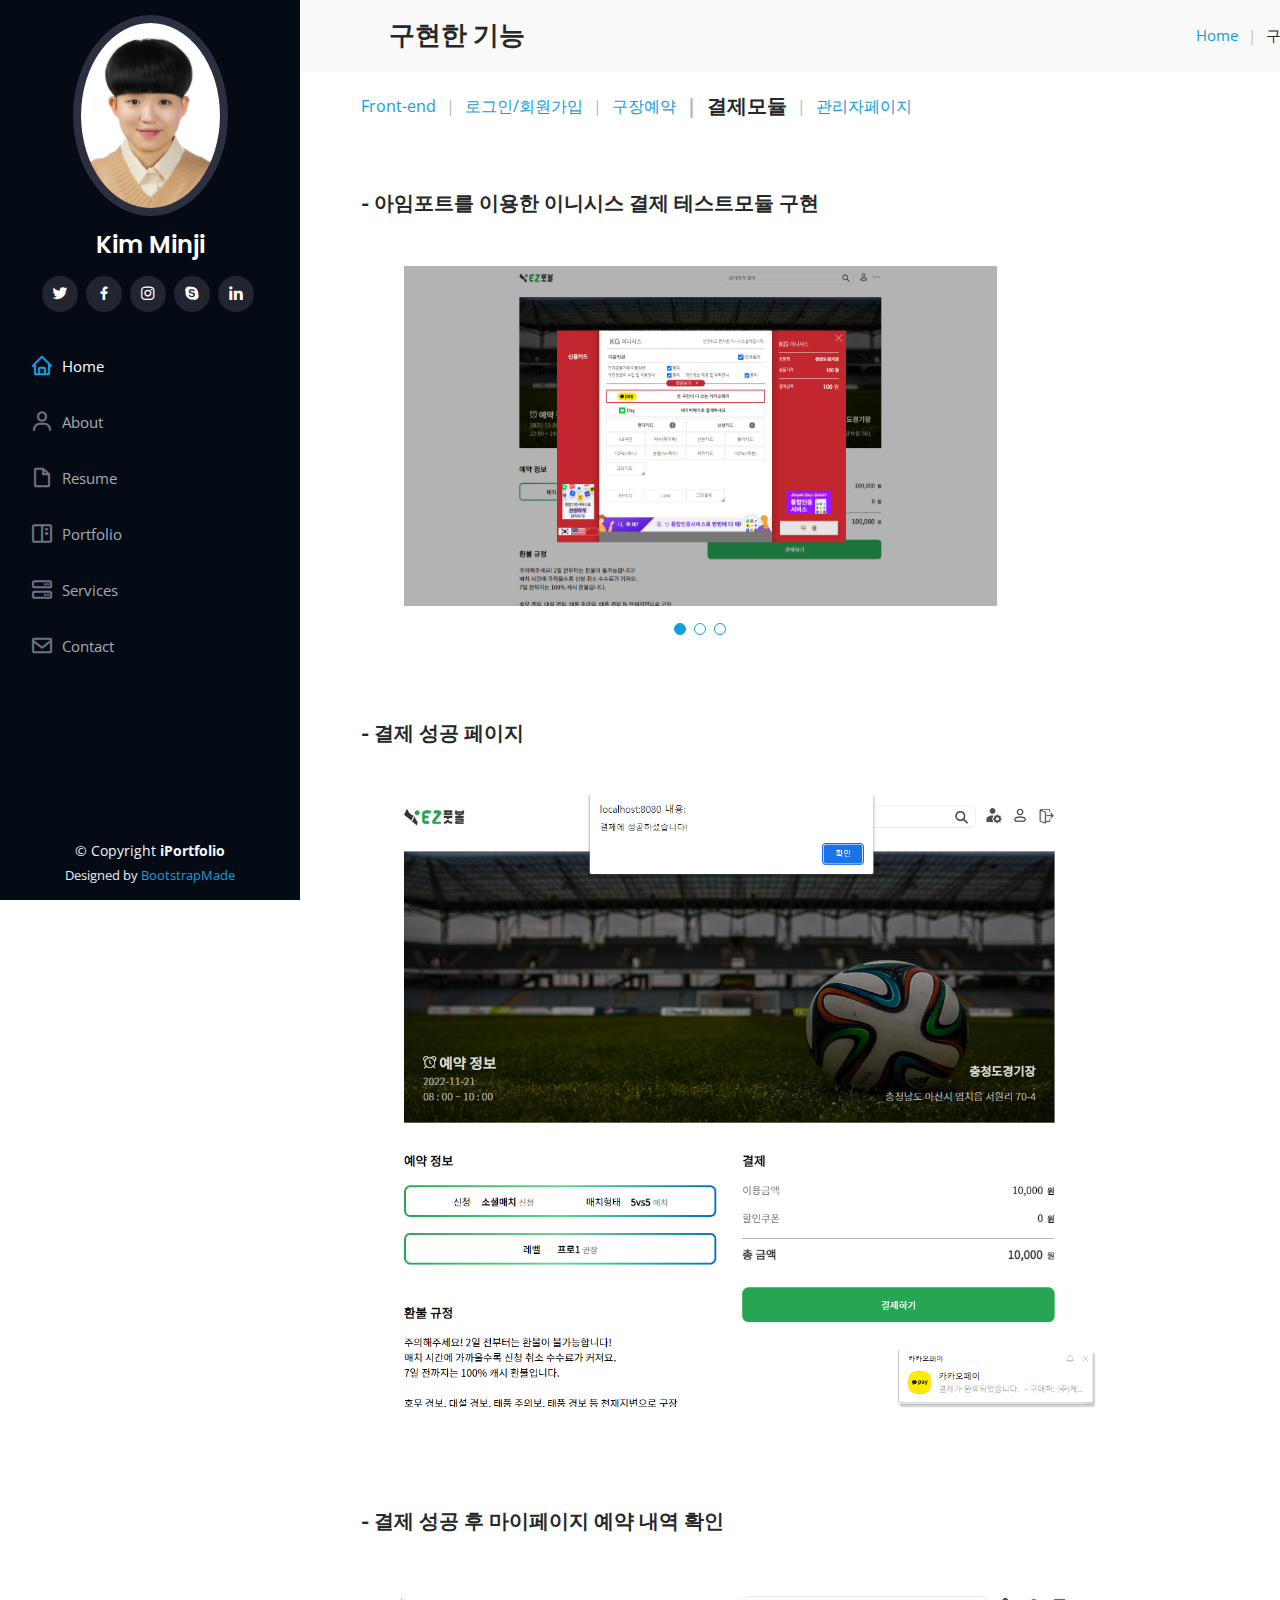
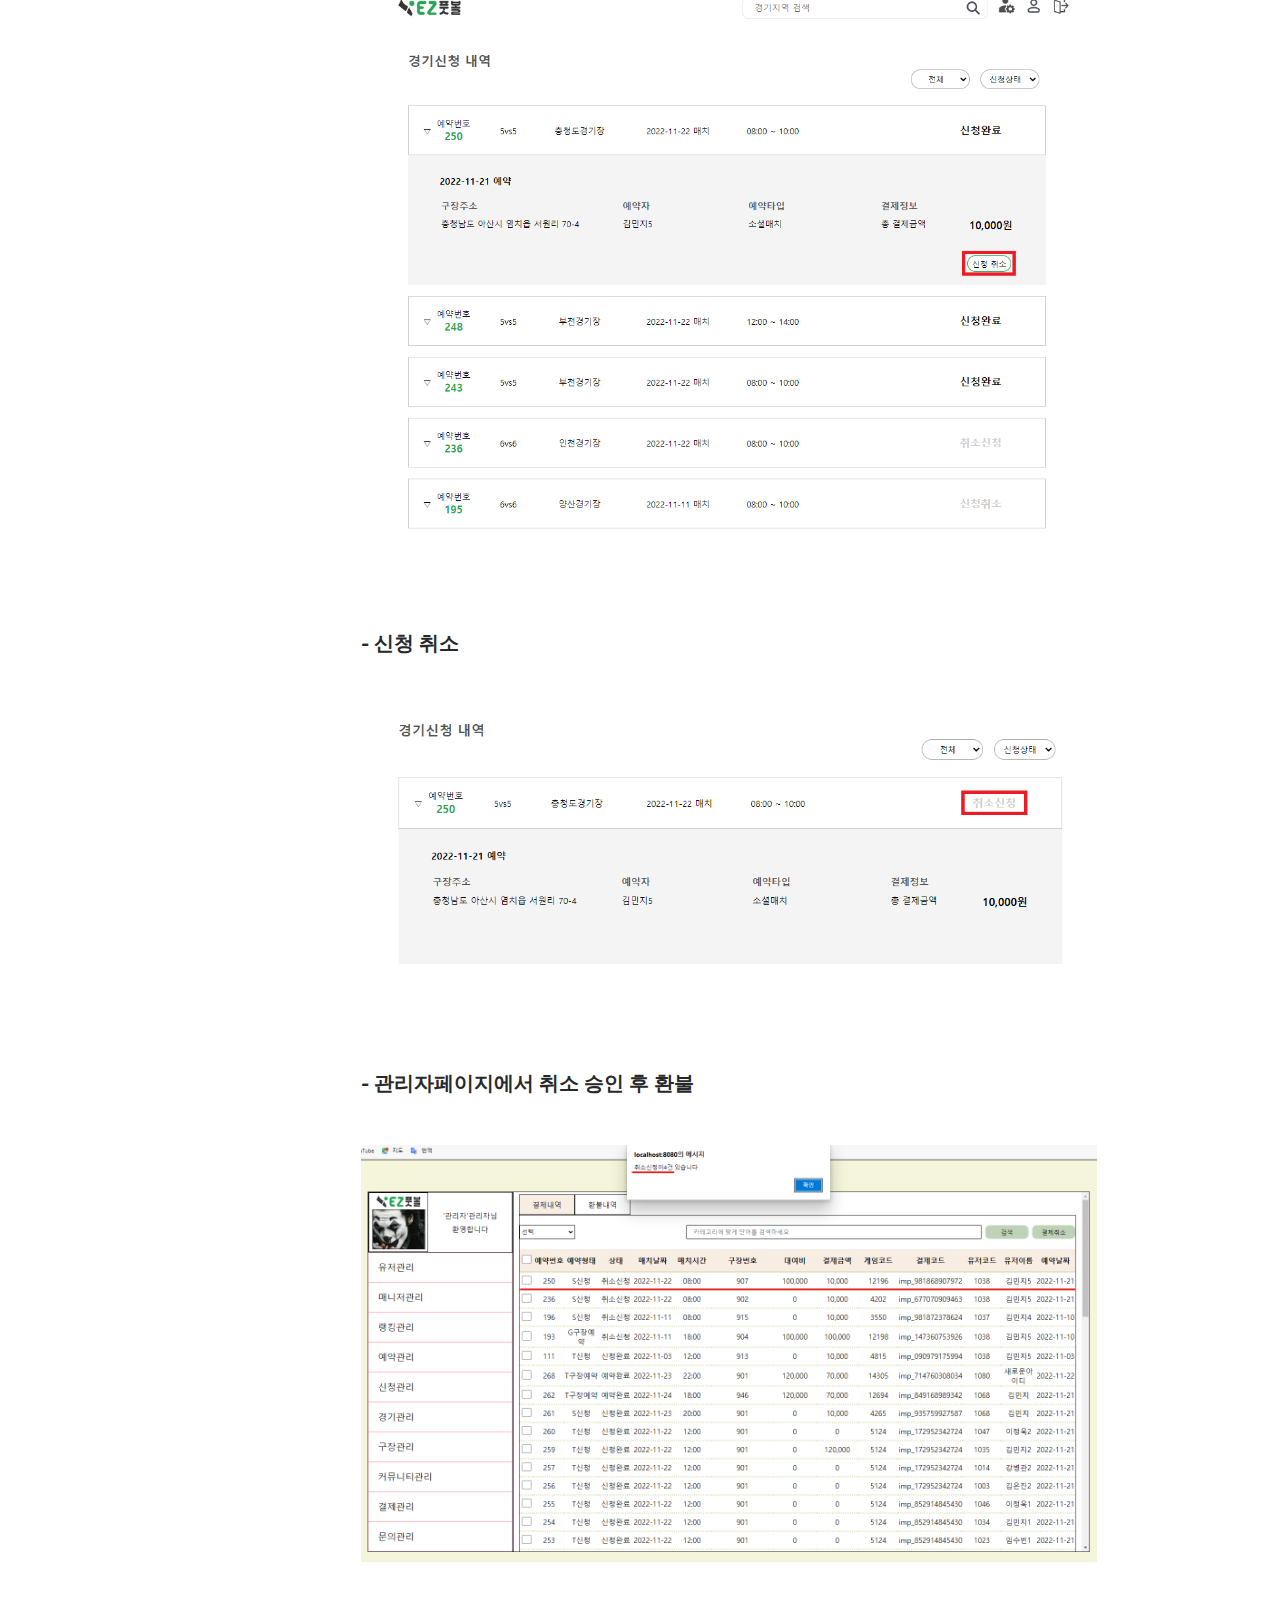
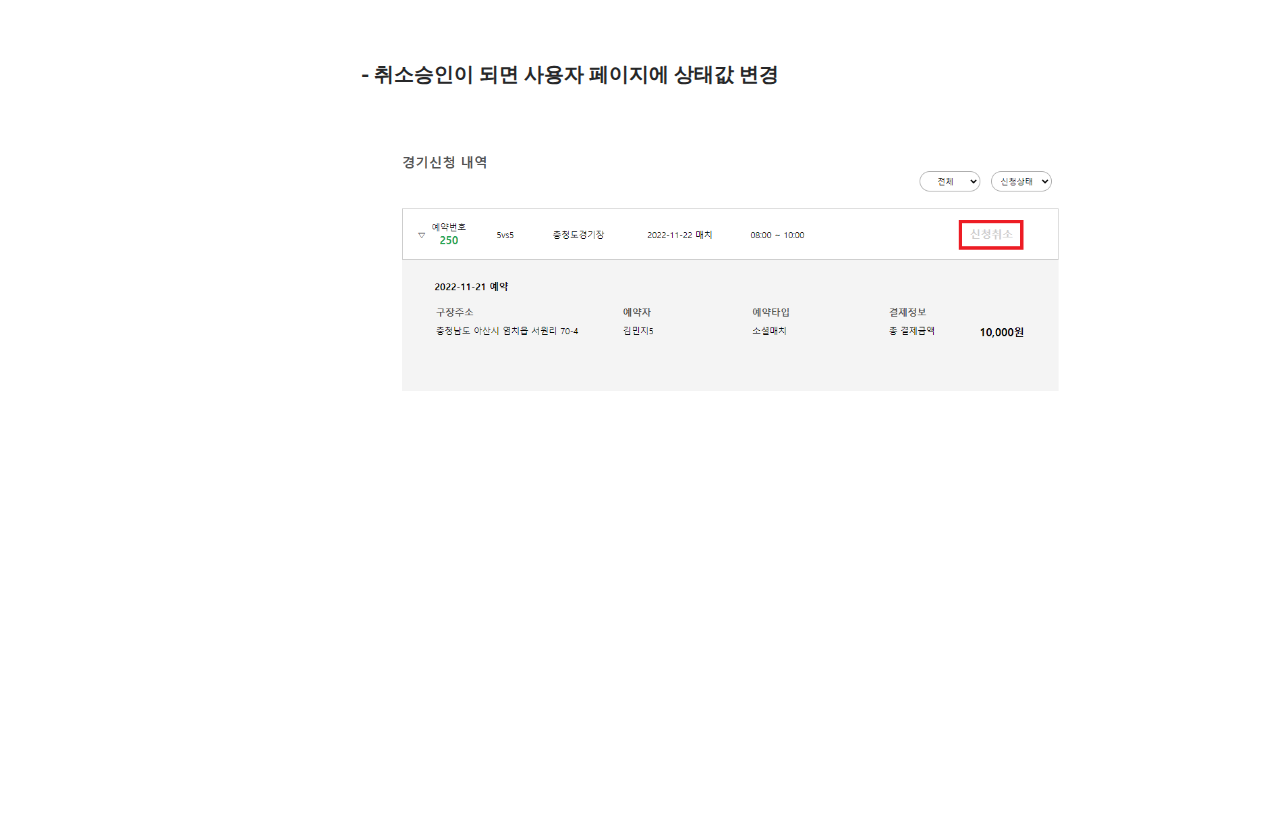
<file: details/portfolio-details-payments.html>
<!DOCTYPE html>
<html lang="en">

<head>
  <meta charset="utf-8">
  <meta content="width=device-width, initial-scale=1.0" name="viewport">

  <title>결제페이지</title>
  <meta content="" name="description">
  <meta content="" name="keywords">

  <style>
    .content_area {
      display: flex;
      margin-bottom: 250px;
      flex-direction: column;
    }
    .slide_box {
      margin-bottom:70px;
      padding-left:20px;
    }

    .content_area .img_area img {
      width:77%;

    }

    .content_area .img_area {
      margin-bottom: 100px;
    }
    .payments_h4 {
      margin-bottom: 50px;
      font-size: 20px;
      font-weight: bold;
    }

  </style>

  <!-- Favicons -->
  <link href="../assets/img/favicon.png" rel="icon">
  <link href="../assets/img/apple-touch-icon.png" rel="apple-touch-icon">

  <!-- Google Fonts -->
  <link href="https://fonts.googleapis.com/css?family=Open+Sans:300,300i,400,400i,600,600i,700,700i|Raleway:300,300i,400,400i,500,500i,600,600i,700,700i|Poppins:300,300i,400,400i,500,500i,600,600i,700,700i" rel="stylesheet">

  <!-- Vendor CSS Files -->
  <link href="../assets/vendor/aos/aos.css" rel="stylesheet">
  <link href="../assets/vendor/bootstrap/css/bootstrap.min.css" rel="stylesheet">
  <link href="../assets/vendor/bootstrap-icons/bootstrap-icons.css" rel="stylesheet">
  <link href="../assets/vendor/boxicons/css/boxicons.min.css" rel="stylesheet">
  <link href="../assets/vendor/glightbox/css/glightbox.min.css" rel="stylesheet">
  <link href="../assets/vendor/swiper/swiper-bundle.min.css" rel="stylesheet">

  <!-- Template Main CSS File -->
  <link href="../assets/css/style.css" rel="stylesheet">

  <!-- =======================================================
  * Template Name: iPortfolio - v3.9.1
  * Template URL: https://bootstrapmade.com/iportfolio-bootstrap-portfolio-websites-template/
  * Author: BootstrapMade.com
  * License: https://bootstrapmade.com/license/
  ======================================================== -->
</head>

<body>

  <!-- ======= Mobile nav toggle button ======= -->
  <i class="bi bi-list mobile-nav-toggle d-xl-none"></i>

  <!-- ======= Header ======= -->
  <header id="header">
    <div class="d-flex flex-column">

      <div class="profile">
        <img src="../assets/img/profile-img.jpg" alt="" class="img-fluid rounded-circle">
        <h1 class="text-light"><a href="../index.html">Kim Minji</a></h1>
        <div class="social-links mt-3 text-center">
          <a href="#" class="twitter"><i class="bx bxl-twitter"></i></a>
          <a href="#" class="facebook"><i class="bx bxl-facebook"></i></a>
          <a href="#" class="instagram"><i class="bx bxl-instagram"></i></a>
          <a href="#" class="google-plus"><i class="bx bxl-skype"></i></a>
          <a href="#" class="linkedin"><i class="bx bxl-linkedin"></i></a>
        </div>
      </div>

      <nav id="navbar" class="nav-menu navbar">
        <ul>
          <li><a href="../index.html" class="nav-link scrollto active"><i class="bx bx-home"></i> <span>Home</span></a>
          <li><a href="#about" class="nav-link scrollto"><i class="bx bx-user"></i> <span>About</span></a></li>
          <li><a href="#resume" class="nav-link scrollto"><i class="bx bx-file-blank"></i> <span>Resume</span></a></li>
          <li><a href="#portfolio" class="nav-link scrollto"><i class="bx bx-book-content"></i> <span>Portfolio</span></a></li>
          <li><a href="#services" class="nav-link scrollto"><i class="bx bx-server"></i> <span>Services</span></a></li>
          <li><a href="#contact" class="nav-link scrollto"><i class="bx bx-envelope"></i> <span>Contact</span></a></li>
        </ul>
      </nav><!-- .nav-menu -->
    </div>
  </header><!-- End Header -->

  <main id="main">

    <!-- ======= Breadcrumbs ======= -->
    <section id="breadcrumbs" class="breadcrumbs">
      <div class="container">

        <div class="d-flex justify-content-between align-items-center">
          <h2 class="details_title">구현한 기능</h2>
          <ol>
            <li><a href="../index.html">Home</a></li>
            <li>구현한 기능</li>
          </ol>
        </div>

      </div>
    </section><!-- End Breadcrumbs -->

    <!-- ======= Portfolio Details Section ======= -->
    <section id="portfolio-details" class="portfolio-details">
      <div class="container">
        <div class="content_header">
          <ol>
            <li class="non_select_title"><a href="portfolio-details.html">Front-end</a></li>
            <li class="non_select_title"><a href="portfolio-details-login.html">로그인/회원가입</a></li>
            <li class="non_select_title"><a href="portfolio-details-reservation.html">구장예약</a></li>
            <li class="select_title">결제모듈</li>
            <li class="non_select_title"><a href="portfolio-details-admin.html">관리자페이지</a></li>
          </ol>
        </div>

        <div class="content_top_area">

          <h4 class="payments_h4">- 아임포트를 이용한 이니시스 결제 테스트모듈 구현</h4>
          <div class="row gy-4 slide_box">
            <div class="col-lg-8">
              <div class="portfolio-details-slider swiper">
                <div class="swiper-wrapper align-items-center">

                  <div class="swiper-slide">
                    <img src="../assets/img/portfolio/details-payments/paymentModule.png" alt="">
                  </div>

                  <div class="swiper-slide">
                    <img src="../assets/img/portfolio/details-payments/paymentModule2.png" alt="">
                  </div>

                  <div class="swiper-slide">
                    <img src="../assets/img/portfolio/details-payments/paymentModule3.png" alt="">
                  </div>

                </div>
                <div class="swiper-pagination"></div>
              </div>
            </div>

          </div>

          <div class="content_area">
            <h4 class="payments_h4">- 결제 성공 페이지</h4>
              <div class="img_area">
                <img onclick="window.open(this.src)" src="../assets/img/portfolio/details-payments/paymentModule4.png" alt="">
              </div>
            <h4 class="payments_h4">- 결제 성공 후 마이페이지 예약 내역 확인</h4>
              <div class="img_area">
                <img onclick="window.open(this.src)" src="../assets/img/portfolio/details-payments/paymentModule5.png" alt="">
              </div>
            <h4 class="payments_h4">- 신청 취소 </h4>
              <div class="img_area">
                <img onclick="window.open(this.src)" src="../assets/img/portfolio/details-payments/paymentModule6.png" alt="">
              </div>
            <h4 class="payments_h4">- 관리자페이지에서 취소 승인 후 환불</h4>
              <div class="img_area">
                <img onclick="window.open(this.src)" src="../assets/img/portfolio/details-payments/paymentModule7.png" alt="">
              </div>
            <h4 class="payments_h4">- 취소승인이 되면 사용자 페이지에 상태값 변경</h4>
              <div class="img_area">
                <img onclick="window.open(this.src)" src="../assets/img/portfolio/details-payments/paymentModule8.png" alt="">
              </div>

          </div>

        </div>

      </div>
    </section><!-- End Portfolio Details Section -->

  </main><!-- End #main -->

  <!-- ======= Footer ======= -->
  <footer id="footer">
    <div class="container">
      <div class="copyright">
        &copy; Copyright <strong><span>iPortfolio</span></strong>
      </div>
      <div class="credits">
        <!-- All the links in the footer should remain intact. -->
        <!-- You can delete the links only if you purchased the pro version. -->
        <!-- Licensing information: https://bootstrapmade.com/license/ -->
        <!-- Purchase the pro version with working PHP/AJAX contact form: https://bootstrapmade.com/iportfolio-bootstrap-portfolio-websites-template/ -->
        Designed by <a href="https://bootstrapmade.com/">BootstrapMade</a>
      </div>
    </div>
  </footer><!-- End  Footer -->

  <a href="#" class="back-to-top d-flex align-items-center justify-content-center"><i class="bi bi-arrow-up-short"></i></a>

  <!-- Vendor JS Files -->
  <script src="../assets/vendor/purecounter/purecounter_vanilla.js"></script>
  <script src="../assets/vendor/aos/aos.js"></script>
  <script src="../assets/vendor/bootstrap/js/bootstrap.bundle.min.js"></script>
  <script src="../assets/vendor/glightbox/js/glightbox.min.js"></script>
  <script src="../assets/vendor/isotope-layout/isotope.pkgd.min.js"></script>
  <script src="../assets/vendor/swiper/swiper-bundle.min.js"></script>
  <script src="../assets/vendor/typed.js/typed.min.js"></script>
  <script src="../assets/vendor/waypoints/noframework.waypoints.js"></script>
  <script src="../assets/vendor/php-email-form/validate.js"></script>

  <!-- Template Main JS File -->
  <script src="../assets/js/main.js"></script>

</body>

</html>
</file>
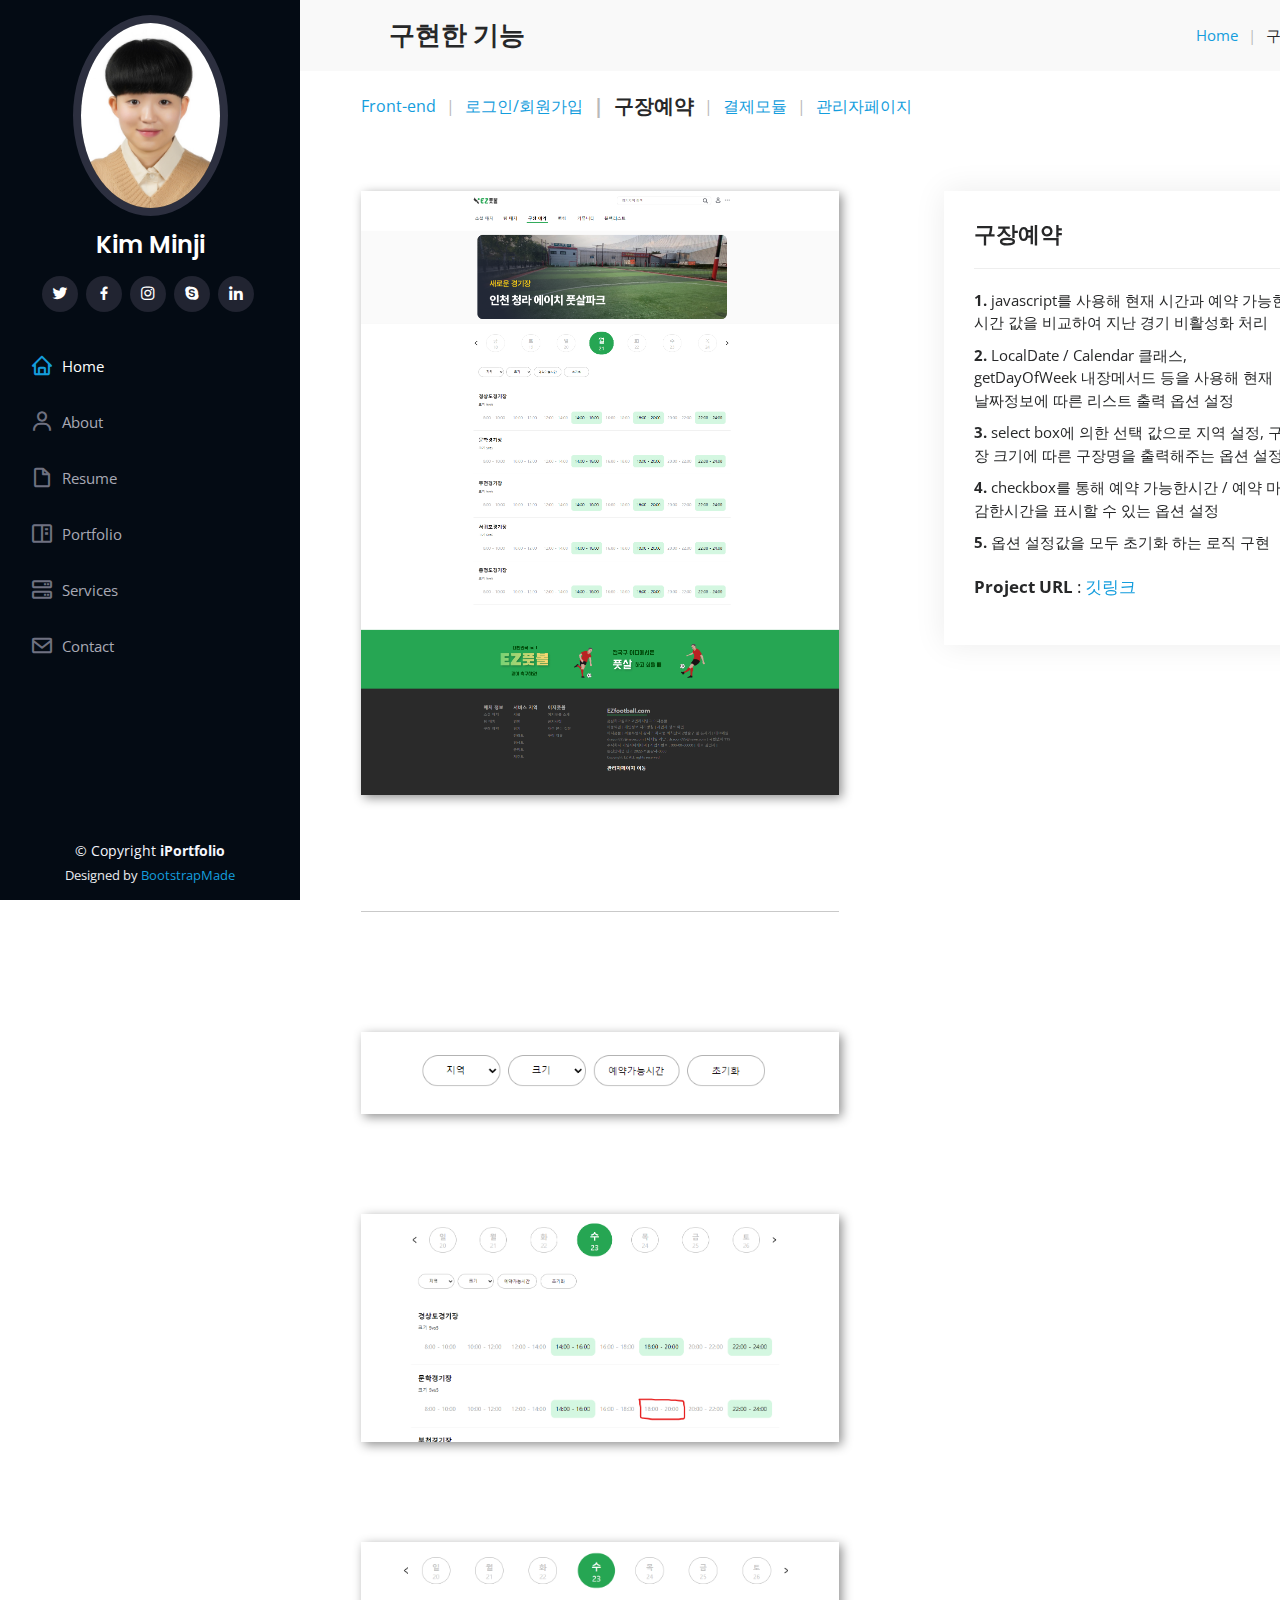
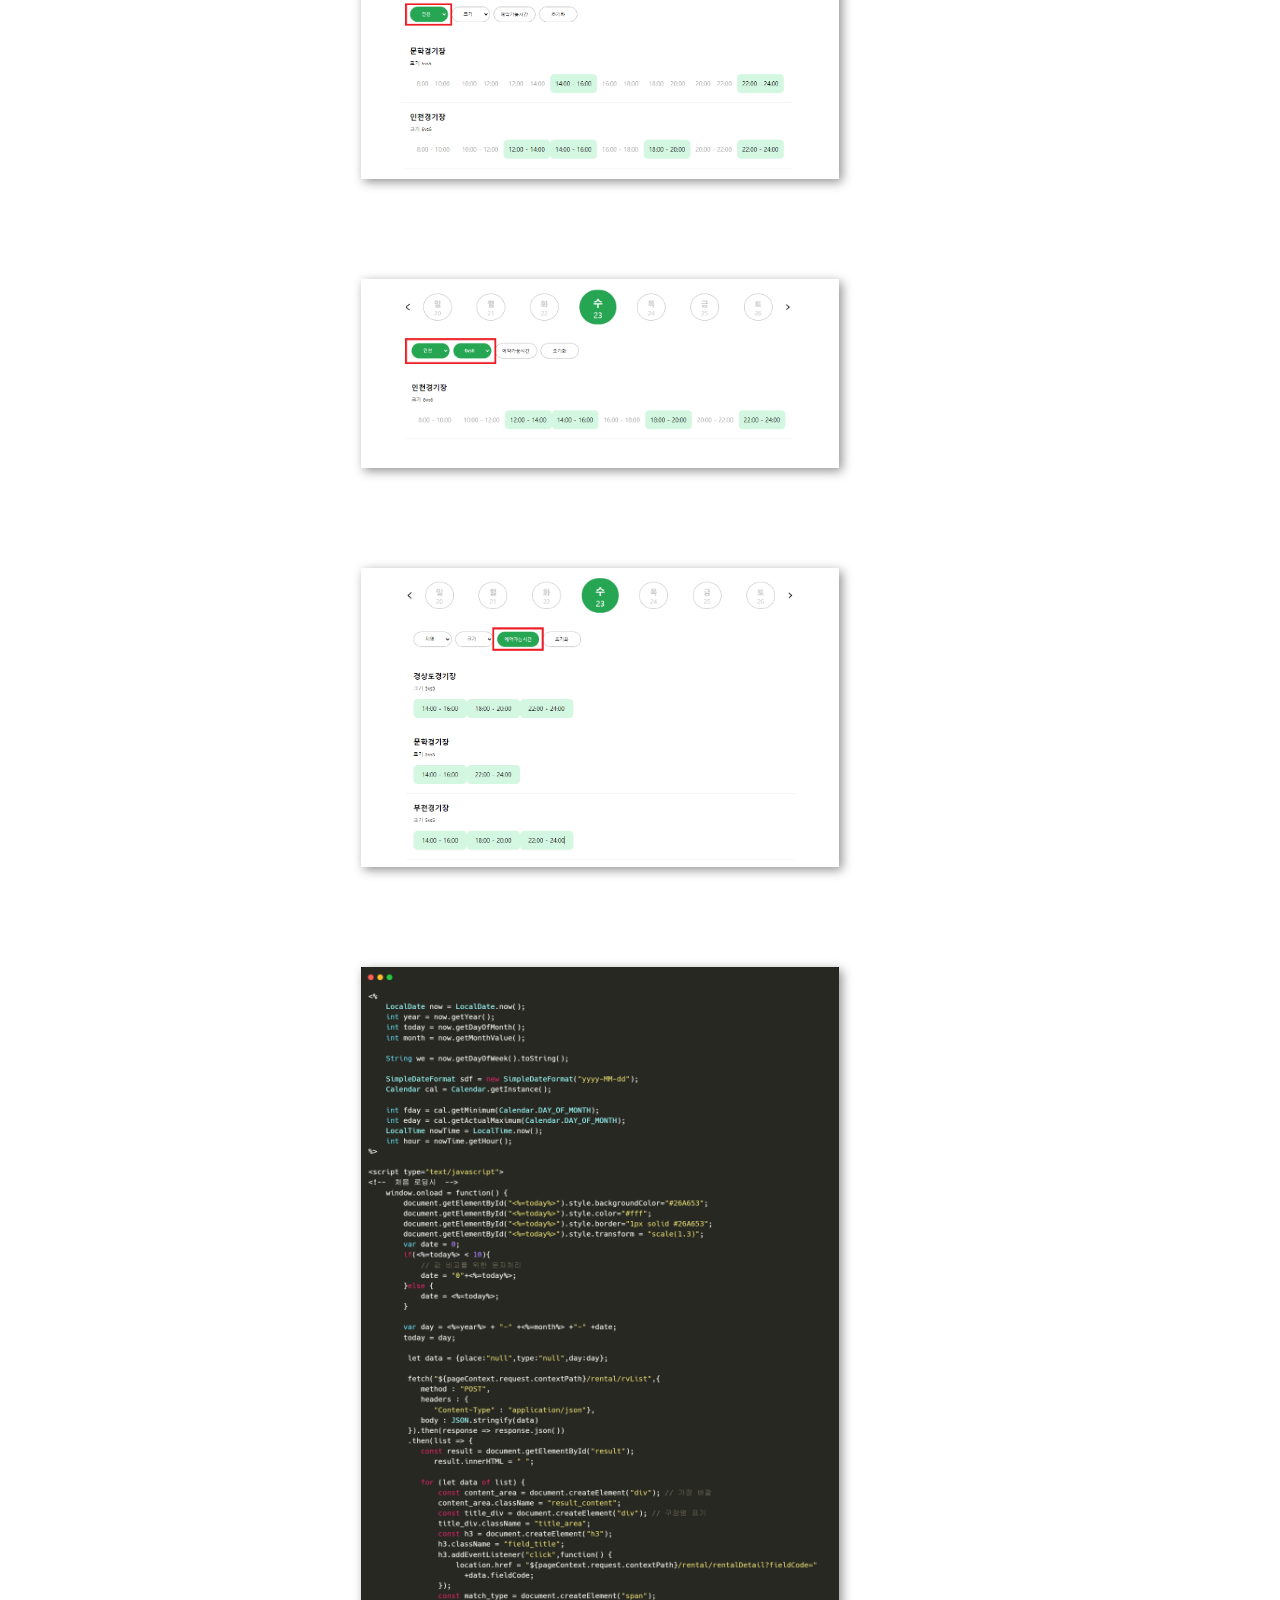
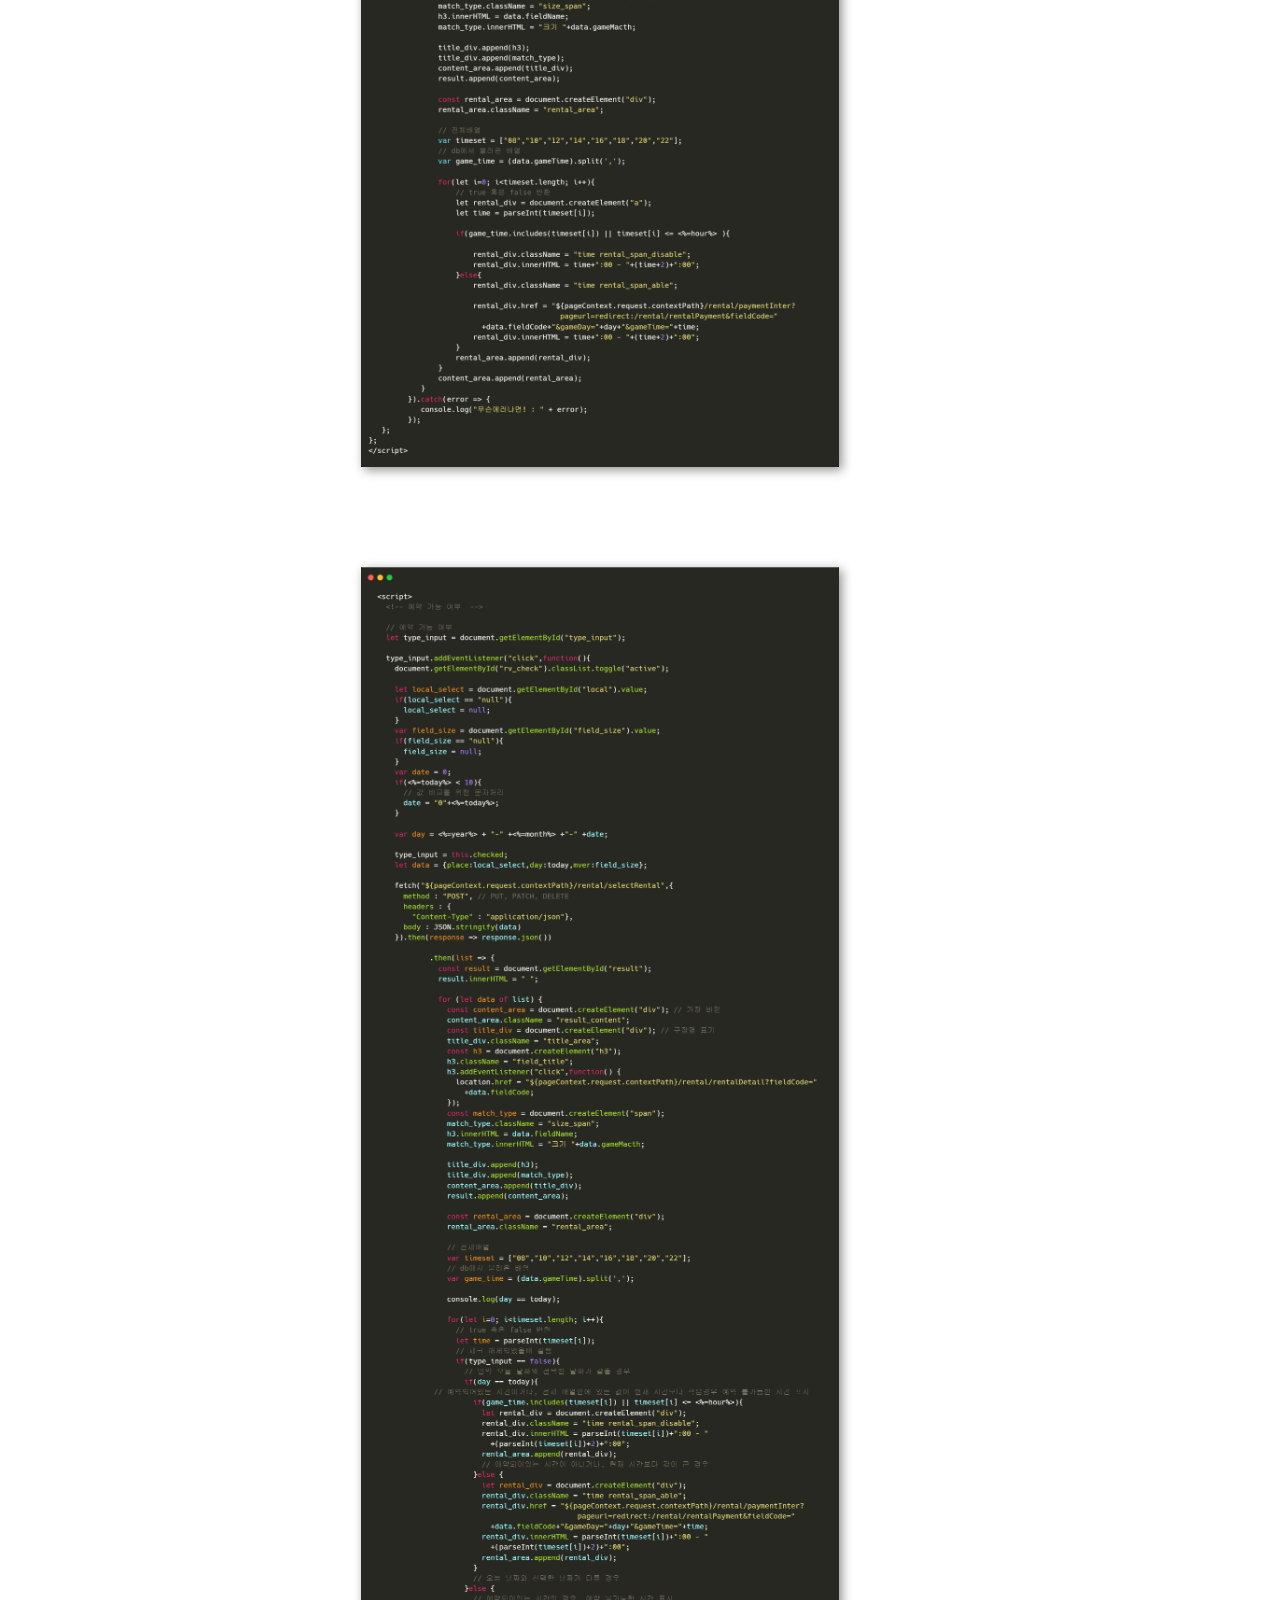
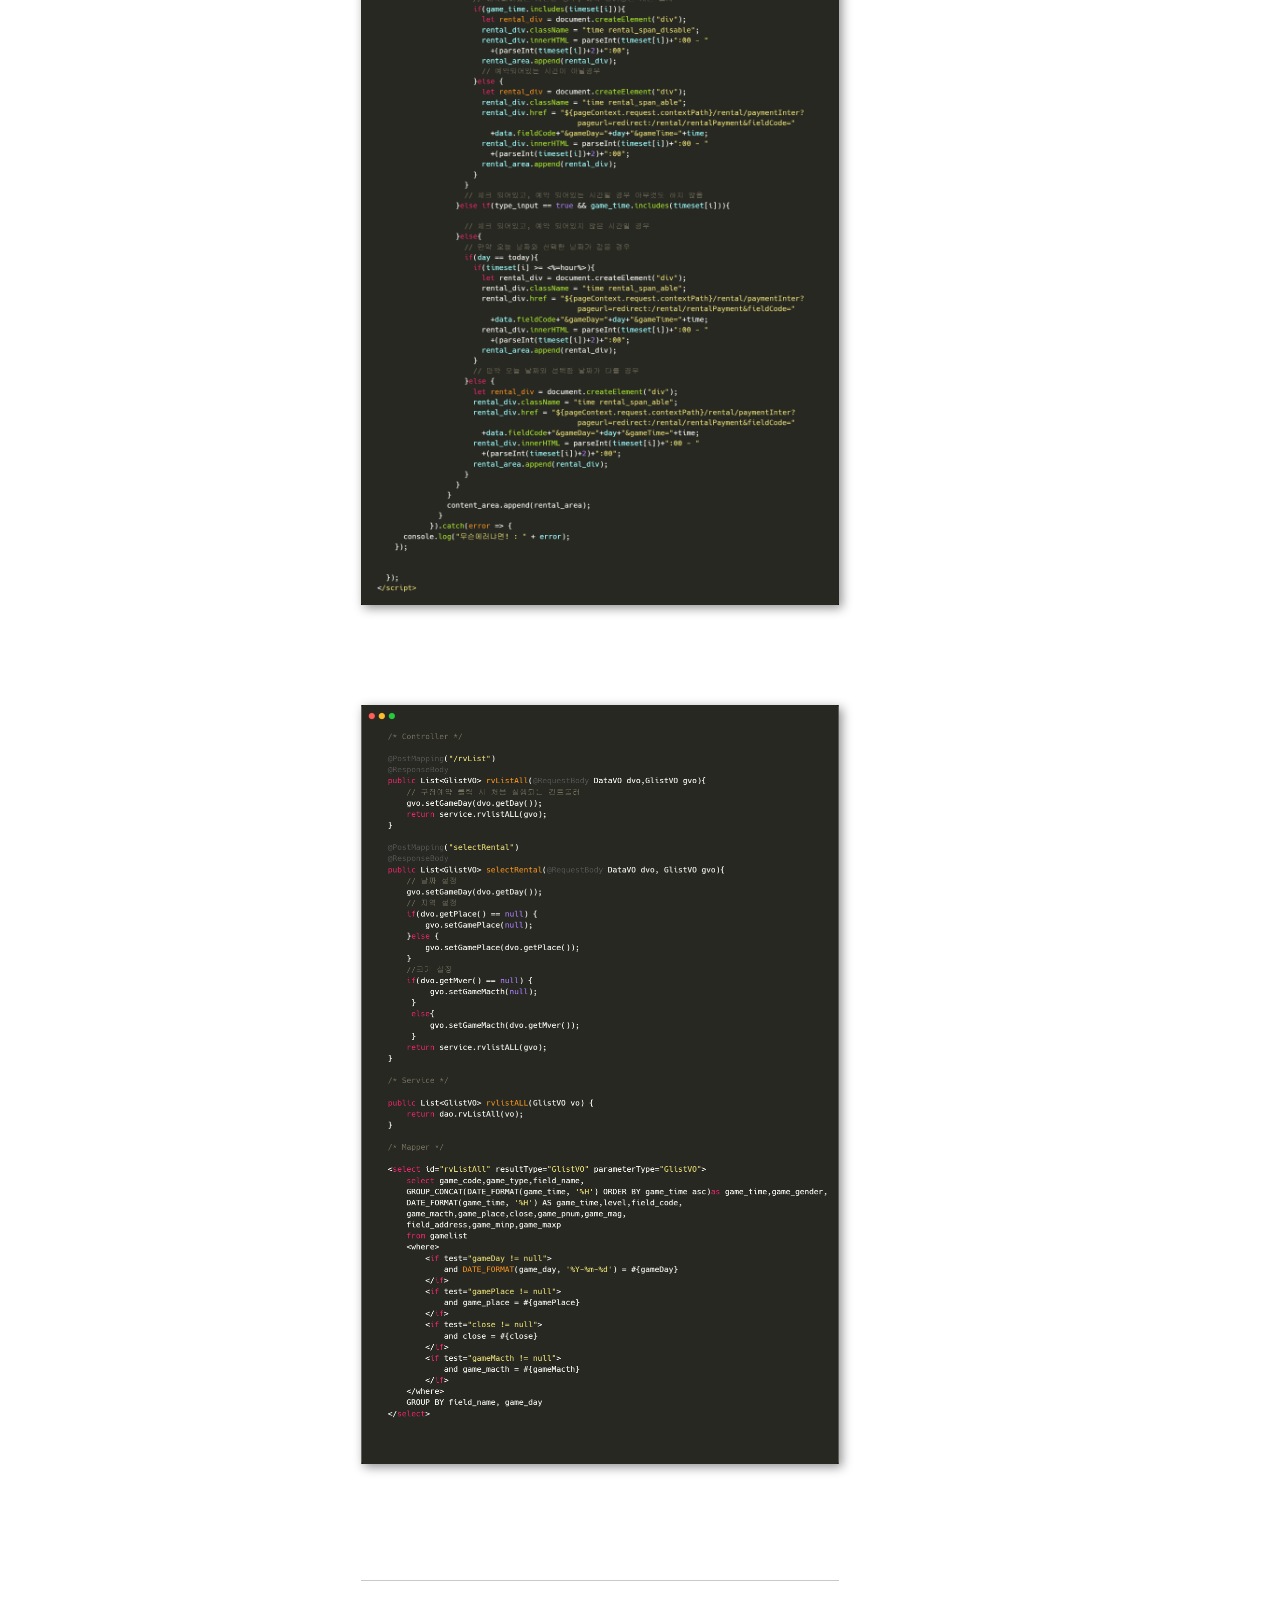
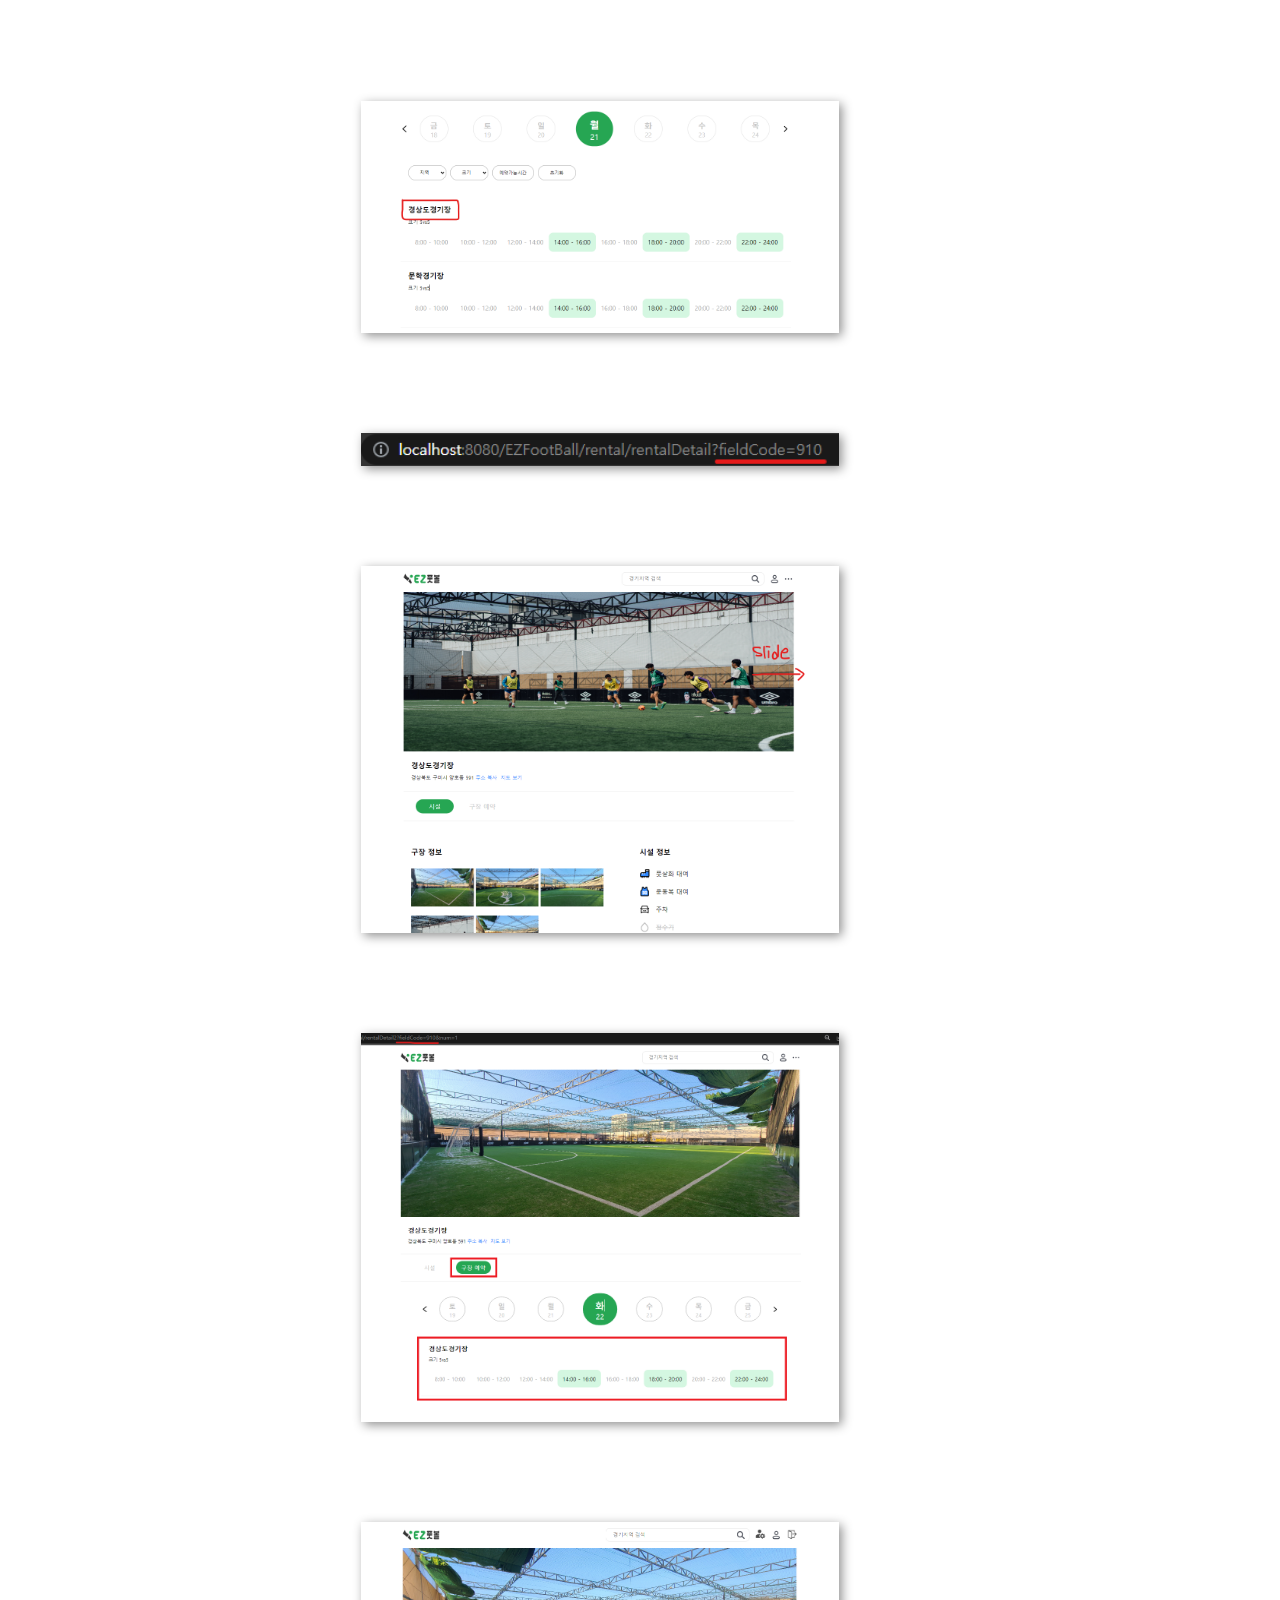
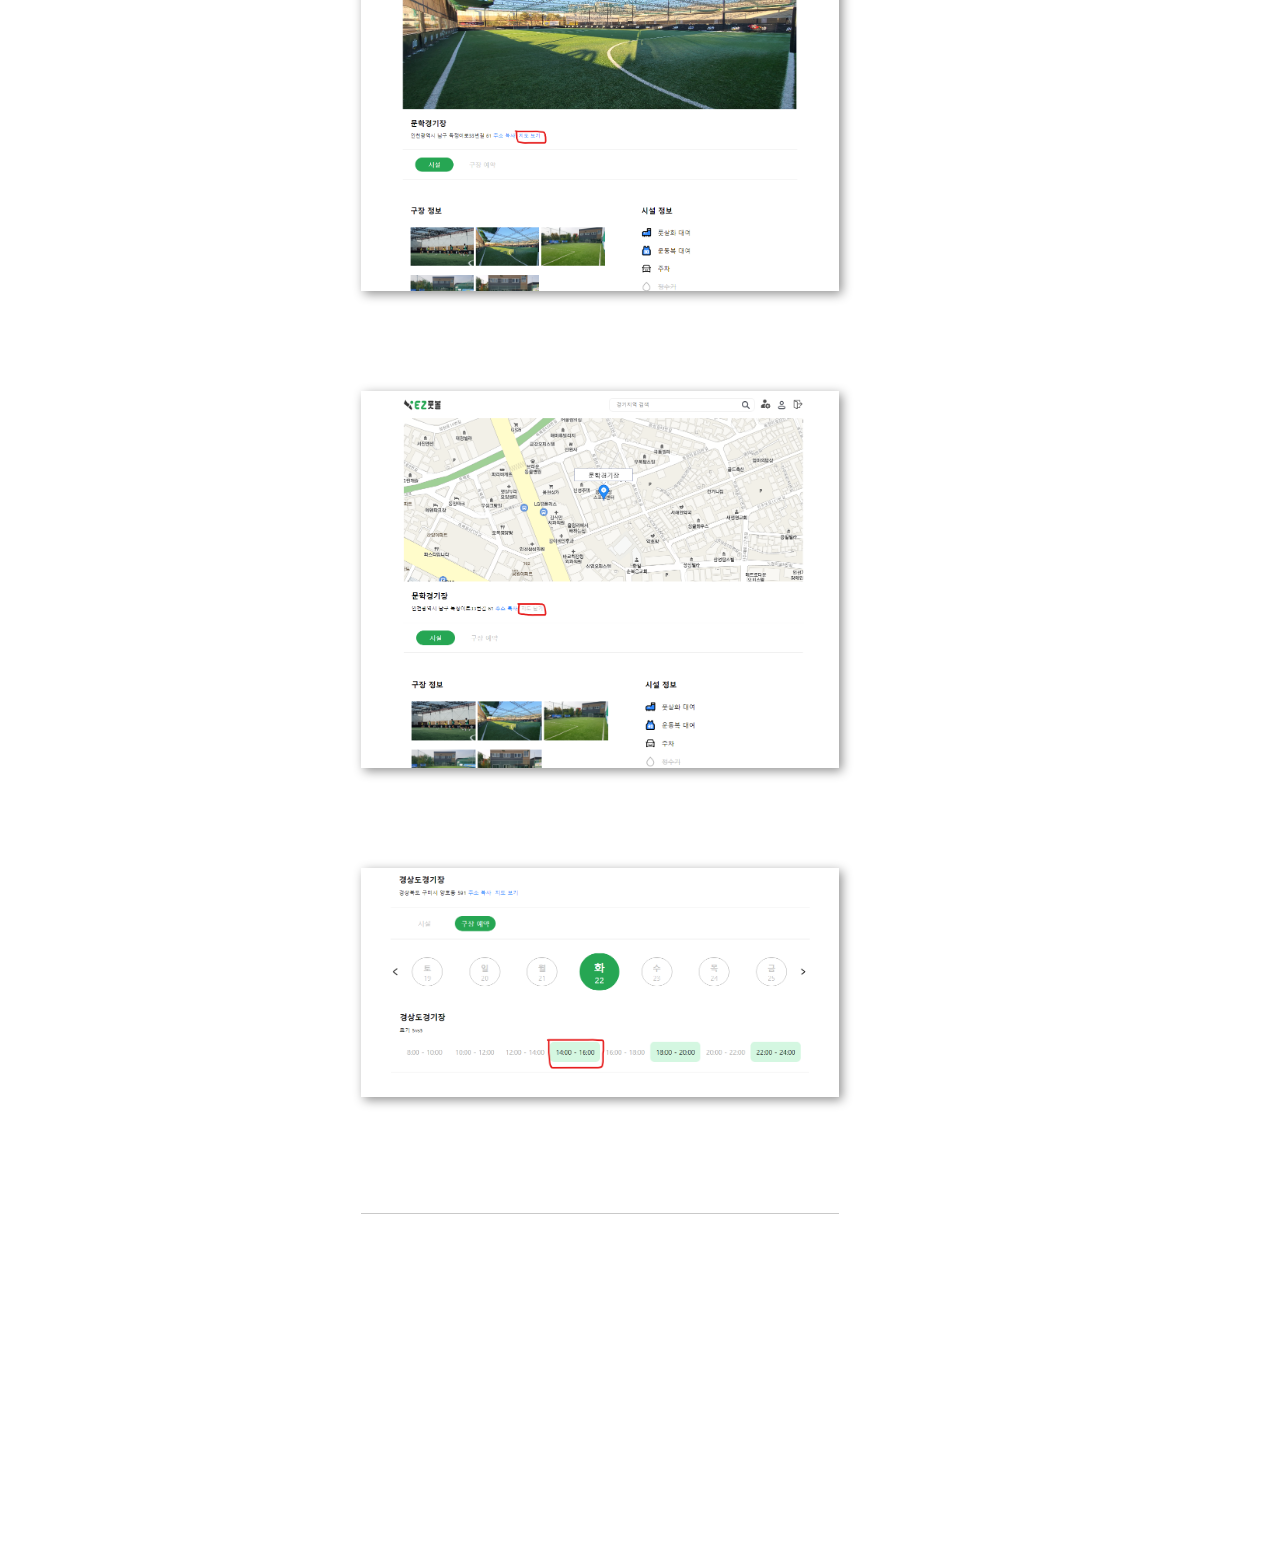
<file: details/portfolio-details-reservation.html>
<!DOCTYPE html>
<html lang="en">

<head>
  <meta charset="utf-8">
  <meta content="width=device-width, initial-scale=1.0" name="viewport">

  <title>구장예약페이지</title>
  <style>
    main section {
      overflow: inherit;
    }
    .content_left {
      display: flex;
      flex-direction: column;
    }
    .img_area {
      margin-bottom: 100px;

    }

    img {
      cursor: zoom-in;
    }

    .img_area {
      box-shadow: 3px 3px 10px 0px #919191;
    }
    main .content_area {
      margin-bottom:130px;
    }


  </style>
  <meta content="" name="description">
  <meta content="" name="keywords">

  <!-- Favicons -->
  <link href="../assets/img/favicon.png" rel="icon">
  <link href="../assets/img/apple-touch-icon.png" rel="apple-touch-icon">

  <!-- Google Fonts -->
  <link href="https://fonts.googleapis.com/css?family=Open+Sans:300,300i,400,400i,600,600i,700,700i|Raleway:300,300i,400,400i,500,500i,600,600i,700,700i|Poppins:300,300i,400,400i,500,500i,600,600i,700,700i" rel="stylesheet">

  <!-- Vendor CSS Files -->
  <link href="../assets/vendor/aos/aos.css" rel="stylesheet">
  <link href="../assets/vendor/bootstrap/css/bootstrap.min.css" rel="stylesheet">
  <link href="../assets/vendor/bootstrap-icons/bootstrap-icons.css" rel="stylesheet">
  <link href="../assets/vendor/boxicons/css/boxicons.min.css" rel="stylesheet">
  <link href="../assets/vendor/glightbox/css/glightbox.min.css" rel="stylesheet">
  <link href="../assets/vendor/swiper/swiper-bundle.min.css" rel="stylesheet">

  <!-- Template Main CSS File -->
  <link href="../assets/css/style.css" rel="stylesheet">

  <!-- =======================================================
  * Template Name: iPortfolio - v3.9.1
  * Template URL: https://bootstrapmade.com/iportfolio-bootstrap-portfolio-websites-template/
  * Author: BootstrapMade.com
  * License: https://bootstrapmade.com/license/
  ======================================================== -->
</head>

<body>

  <!-- ======= Mobile nav toggle button ======= -->
  <i class="bi bi-list mobile-nav-toggle d-xl-none"></i>

  <!-- ======= Header ======= -->
  <header id="header">
    <div class="d-flex flex-column">

      <div class="profile">
        <img src="../assets/img/profile-img.jpg" alt="" class="img-fluid rounded-circle">
        <h1 class="text-light"><a href="../index.html">Kim Minji</a></h1>
        <div class="social-links mt-3 text-center">
          <a href="#" class="twitter"><i class="bx bxl-twitter"></i></a>
          <a href="#" class="facebook"><i class="bx bxl-facebook"></i></a>
          <a href="#" class="instagram"><i class="bx bxl-instagram"></i></a>
          <a href="#" class="google-plus"><i class="bx bxl-skype"></i></a>
          <a href="#" class="linkedin"><i class="bx bxl-linkedin"></i></a>
        </div>
      </div>

      <nav id="navbar" class="nav-menu navbar">
        <ul>
          <li><a href="../index.html" class="nav-link scrollto active"><i class="bx bx-home"></i> <span>Home</span></a>
          <li><a href="#about" class="nav-link scrollto"><i class="bx bx-user"></i> <span>About</span></a></li>
          <li><a href="#resume" class="nav-link scrollto"><i class="bx bx-file-blank"></i> <span>Resume</span></a></li>
          <li><a href="#portfolio" class="nav-link scrollto"><i class="bx bx-book-content"></i> <span>Portfolio</span></a></li>
          <li><a href="#services" class="nav-link scrollto"><i class="bx bx-server"></i> <span>Services</span></a></li>
          <li><a href="#contact" class="nav-link scrollto"><i class="bx bx-envelope"></i> <span>Contact</span></a></li>
        </ul>
      </nav><!-- .nav-menu -->
    </div>
  </header><!-- End Header -->

  <main id="main">

    <!-- ======= Breadcrumbs ======= -->
    <section id="breadcrumbs" class="breadcrumbs">
      <div class="container">

        <div class="d-flex justify-content-between align-items-center">
          <h2 class="details_title">구현한 기능</h2>
          <ol>
            <li><a href="../index.html">Home</a></li>
            <li>구현한 기능</li>
          </ol>
        </div>

      </div>
    </section><!-- End Breadcrumbs -->

    <!-- ======= Portfolio Details Section ======= -->
    <section id="portfolio-details" class="portfolio-details">
      <div class="container">
        <div class="content_header">
          <ol>
            <li class="non_select_title"><a href="portfolio-details.html">Front-end</a></li>
            <li class="non_select_title"><a href="portfolio-details-login.html">로그인/회원가입</a></li>
            <li class="select_title">구장예약</li>
            <li class="non_select_title"><a href="portfolio-details-payments.html">결제모듈</a></li>
            <li class="non_select_title"><a href="portfolio-details-admin.html">관리자페이지</a></li>
          </ol>
        </div>
        <div class="content_area">
          <div class="content_left">
            <div class="img_area">
              <img onclick="window.open(this.src)" src="../assets/img/portfolio/details-rental/rentalPage.png" alt="">
            </div>

            <hr style="margin-bottom: 120px;">

            <div class="img_area">
              <img onclick="window.open(this.src)" src="../assets/img/portfolio/details-rental/rentalOption1.png" alt="">
            </div>
            <div class="img_area">
              <img onclick="window.open(this.src)" src="../assets/img/portfolio/details-rental/rentalOption2.png" alt="">
            </div>
            <div class="img_area">
              <img onclick="window.open(this.src)" src="../assets/img/portfolio/details-rental/rentalOption3.png" alt="">
            </div>
            <div class="img_area">
              <img onclick="window.open(this.src)" src="../assets/img/portfolio/details-rental/rentalOption4.png" alt="">
            </div>
            <div class="img_area">
              <img onclick="window.open(this.src)" src="../assets/img/portfolio/details-rental/rentalOption5.png" alt="">
            </div>
            <div class="img_area">
              <img onclick="window.open(this.src)" src="../assets/img/portfolio/details-rental/rentalOptionCode1.png" alt="">
            </div>
            <div class="img_area">
              <img onclick="window.open(this.src)" src="../assets/img/portfolio/details-rental/rentalOptionCode2.png" alt="">
            </div>
            <div class="img_area">
              <img onclick="window.open(this.src)" src="../assets/img/portfolio/details-rental/rentalOptionCode3.png" alt="">
            </div>

            <hr style="margin-bottom: 120px;">

            <div class="img_area">
              <img onclick="window.open(this.src)" src="../assets/img/portfolio/details-rental/rentalDetail1.png" alt="">
            </div>
            <div class="img_area">
              <img onclick="window.open(this.src)" src="../assets/img/portfolio/details-rental/rentalDetail2.png" alt="">
            </div>
            <div class="img_area">
              <img onclick="window.open(this.src)" src="../assets/img/portfolio/details-rental/rentalDetail3.png" alt="">
            </div>
            <div class="img_area">
              <img onclick="window.open(this.src)" src="../assets/img/portfolio/details-rental/rentalDetail4.png" alt="">
            </div>
            <div class="img_area">
              <img onclick="window.open(this.src)" src="../assets/img/portfolio/details-rental/rentalDetail5.png" alt="">
            </div>
            <div class="img_area">
              <img onclick="window.open(this.src)" src="../assets/img/portfolio/details-rental/rentalDetail5-2.png" alt="">
            </div>
            <div class="img_area">
              <img onclick="window.open(this.src)" src="../assets/img/portfolio/details-rental/rentalDetail6.png" alt="">
            </div>

            <hr style="margin-bottom: 120px;">

          </div>

          <div class="col-lg-4 col-width">
            <div class="portfolio-info login-info">
              <h3 class="description">구장예약</h3>
              <ul class="desc_ul">
                <li class="desc_li"><strong>1. </strong><span class="description">javascript를 사용해 현재 시간과 예약 가능한 시간 값을 비교하여 지난 경기 비활성화 처리</span></li>
                <li class="desc_li"><strong>2. </strong><span class="description">LocalDate / Calendar 클래스, getDayOfWeek 내장메서드 등을 사용해 현재 날짜정보에 따른 리스트 출력 옵션 설정</span></li>
                <li class="desc_li"><strong>3. </strong><span class="description">select box에 의한 선택 값으로 지역 설정, 구장 크기에 따른 구장명을 출력해주는 옵션 설정</span></li>
                <li class="desc_li"><strong>4. </strong><span class="description">checkbox를 통해 예약 가능한시간 / 예약 마감한시간을 표시할 수 있는 옵션 설정</span></li>
                <li class="desc_li"><strong>5. </strong><span class="description">옵션 설정값을 모두 초기화 하는 로직 구현</span></li>
                <li class="desc_li"><strong>Project URL </strong>: <a href="#">깃링크</a></li>
              </ul>
            </div>
            <!--            <div class="portfolio-description">
                          <h2>코드 리뷰</h2>
                          <p>- strokeDasharray, strokeDashoffset을 활용한 스크롤 효과</p>
                          <img onclick="window.open(this.src)" src="../assets/img/portfolio/details-front-end/starterPageCode.png">
                          <p>- 스크롤에 따라 달라지는 배경색에 로고 글자색을 변경해주는 소스</p>
                          <img onclick="window.open(this.src)" src="../assets/img/portfolio/details-front-end/starterPageCode2.png">
                        </div>-->
          </div>
        </div>

      </div>
    </section><!-- End Portfolio Details Section -->
    <script>
      let description = document.querySelectorAll(".description");
      //description[4].parentElement.style.display = "none";

      let login_info = document.querySelector(".login-info");

      window.onscroll = function() {
        var winScroll = document.body.scrollTop || document.documentElement.scrollTop;

        console.log("얼마나 스크롤? scrollTop :"+winScroll);

        if(winScroll > 0 && winScroll < 3000){
          description[0].innerHTML = "구장예약";
          description[1].innerHTML = "javascript를 사용해 현재 시간과 예약 가능한 시간 값을 비교하여 지난 경기 비활성화 처리";
          description[2].innerHTML = "LocalDate / Calendar 클래스, getDayOfWeek 내장메서드 등을 사용해 현재 날짜정보에 따른 리스트 출력 옵션 설정";
          description[3].innerHTML = "select box에 의한 선택 값으로 지역 설정, 구장 크기에 따른 구장명을 출력해주는 옵션 설정";
          description[4].innerHTML = "checkbox를 통해 예약 가능한시간 / 예약 마감한시간을 표시할 수 있는 옵션 설정";
          description[5].innerHTML = "옵션 설정값을 모두 초기화 하는 로직 구현";

          description[5].parentElement.style.display = "flex";

          login_info.style.transition = "all 0.5s";
          login_info.style.top = "50px";
        }else if(winScroll > 3000 && winScroll < 4500){
          description[0].innerHTML = "window 로드시 비동기통신 코드";
          description[1].innerHTML = "data변수에 현재 날짜를 담아서 전송";
          description[2].innerHTML = "REST API를 이용해 DB에서 불러온 예약 되어있는 시간을 GROUP_CONCAT으로 불러와 split() 함수를 사용하여 쉼표 단위로 구분";
          description[3].innerHTML = "전체 시간이 설정된 배열에 includes를 통해 예약 불가능한 시간이 설정된 태그에 새로운 클래스를 추가해 disabled처리 하여 출력";
          description[4].innerHTML = "if문을 통해 배열안에 담긴 시간이 현재시간보다 작을경우 disabled 처리하여 지난경기 비활성화";

          description[4].parentElement.style.display = "flex";
          description[5].parentElement.style.display = "none";

          login_info.style.transition = "all 0.5s";
          login_info.style.top = "50px";
        }else if(winScroll > 4500 && winScroll < 6900) {
          description[0].innerHTML = "예약 가능여부 구현";
          description[1].innerHTML = "data변수에 현재날짜, 지역설정값, 크기 설정값을 담아 전송";
          description[2].innerHTML = "지난 시간 경기 마감처리";
          description[3].innerHTML = "각각의 상황에 대한 예외처리 소스에 주석정리";

          description[2].parentElement.style.display = "flex";
          description[3].parentElement.style.display = "flex";
          description[4].parentElement.style.display = "none";
          description[5].parentElement.style.display = "none";

          login_info.style.transition = "all 0.5s";
          login_info.style.top = "50px";
        }else if(winScroll > 6900 && winScroll < 8100) {
          description[0].innerHTML = "비동기통신 Controller/Service";
          description[1].innerHTML = "@ResponseBody, @RequestBody를 통한 통신";
          description[2].innerHTML = "Mapper에서 각각의 옵션값들을 통해 List형식으로 결과값을 보냄";
          description[3].innerHTML = "service를 통해 받아온 값을 Controller에서 List형식으로 반환";

          description[2].parentElement.style.display = "flex";
          description[3].parentElement.style.display = "flex";
          description[4].parentElement.style.display = "none";
          description[5].parentElement.style.display = "none";

          login_info.style.transition = "all 0.5s";
          login_info.style.top = "50px";
        }else if(winScroll > 8100 && winScroll < 10800) {
          description[0].innerHTML = "상세페이지 이동";
          description[1].innerHTML = "경기장 이름 클릭시 경기장코드 get방식으로 back로직에 전달";
          description[2].innerHTML = "상세페이지 배너 자동 슬라이드";
          description[3].innerHTML = "경기장코드 정보를 토대로 소메뉴 클릭시 선택한 경기장에 대한 예약가능 시간 표시";
          description[4].innerHTML = "지도보기 버튼 클릭시 clearTimeout()을 통해 자동슬라이드 중지 후 지도맵 활성화, 지도닫기 버튼 클릭시 setTimeout() 함수 재실행";

          description[2].parentElement.style.display = "flex";
          description[3].parentElement.style.display = "flex";
          description[4].parentElement.style.display = "flex";
          description[5].parentElement.style.display = "none";

          login_info.style.transition = "all 0.5s";
          login_info.style.top = "50px";
        }else if(winScroll > 10800) {
          description[0].innerHTML = "결제페이지 이동";
          description[1].innerHTML = "예약가능시간 클릭시 경기장코드, 날짜, 시간데이터 Back에 전송 후 결제페이지 이동";
          description[2].parentElement.style.display = "none";
          description[3].parentElement.style.display = "none";
          description[4].parentElement.style.display = "none";
          description[5].parentElement.style.display = "none";

          login_info.style.transition = "all 0.5s";
          login_info.style.top = "235px";
        }
      }

      // const maxScrollValue = element.scrollHeight - element.clientHeight;


    </script>
  </main><!-- End #main -->

  <!-- ======= Footer ======= -->
  <footer id="footer">
    <div class="container">
      <div class="copyright">
        &copy; Copyright <strong><span>iPortfolio</span></strong>
      </div>
      <div class="credits">
        <!-- All the links in the footer should remain intact. -->
        <!-- You can delete the links only if you purchased the pro version. -->
        <!-- Licensing information: https://bootstrapmade.com/license/ -->
        <!-- Purchase the pro version with working PHP/AJAX contact form: https://bootstrapmade.com/iportfolio-bootstrap-portfolio-websites-template/ -->
        Designed by <a href="https://bootstrapmade.com/">BootstrapMade</a>
      </div>
    </div>
  </footer><!-- End  Footer -->

  <a href="#" class="back-to-top d-flex align-items-center justify-content-center"><i class="bi bi-arrow-up-short"></i></a>

  <!-- Vendor JS Files -->
  <script src="../assets/vendor/purecounter/purecounter_vanilla.js"></script>
  <script src="../assets/vendor/aos/aos.js"></script>
  <script src="../assets/vendor/bootstrap/js/bootstrap.bundle.min.js"></script>
  <script src="../assets/vendor/glightbox/js/glightbox.min.js"></script>
  <script src="../assets/vendor/isotope-layout/isotope.pkgd.min.js"></script>
  <script src="../assets/vendor/swiper/swiper-bundle.min.js"></script>
  <script src="../assets/vendor/typed.js/typed.min.js"></script>
  <script src="../assets/vendor/waypoints/noframework.waypoints.js"></script>
  <script src="../assets/vendor/php-email-form/validate.js"></script>

  <!-- Template Main JS File -->
  <script src="../assets/js/main.js"></script>



</body>

</html>
</file>
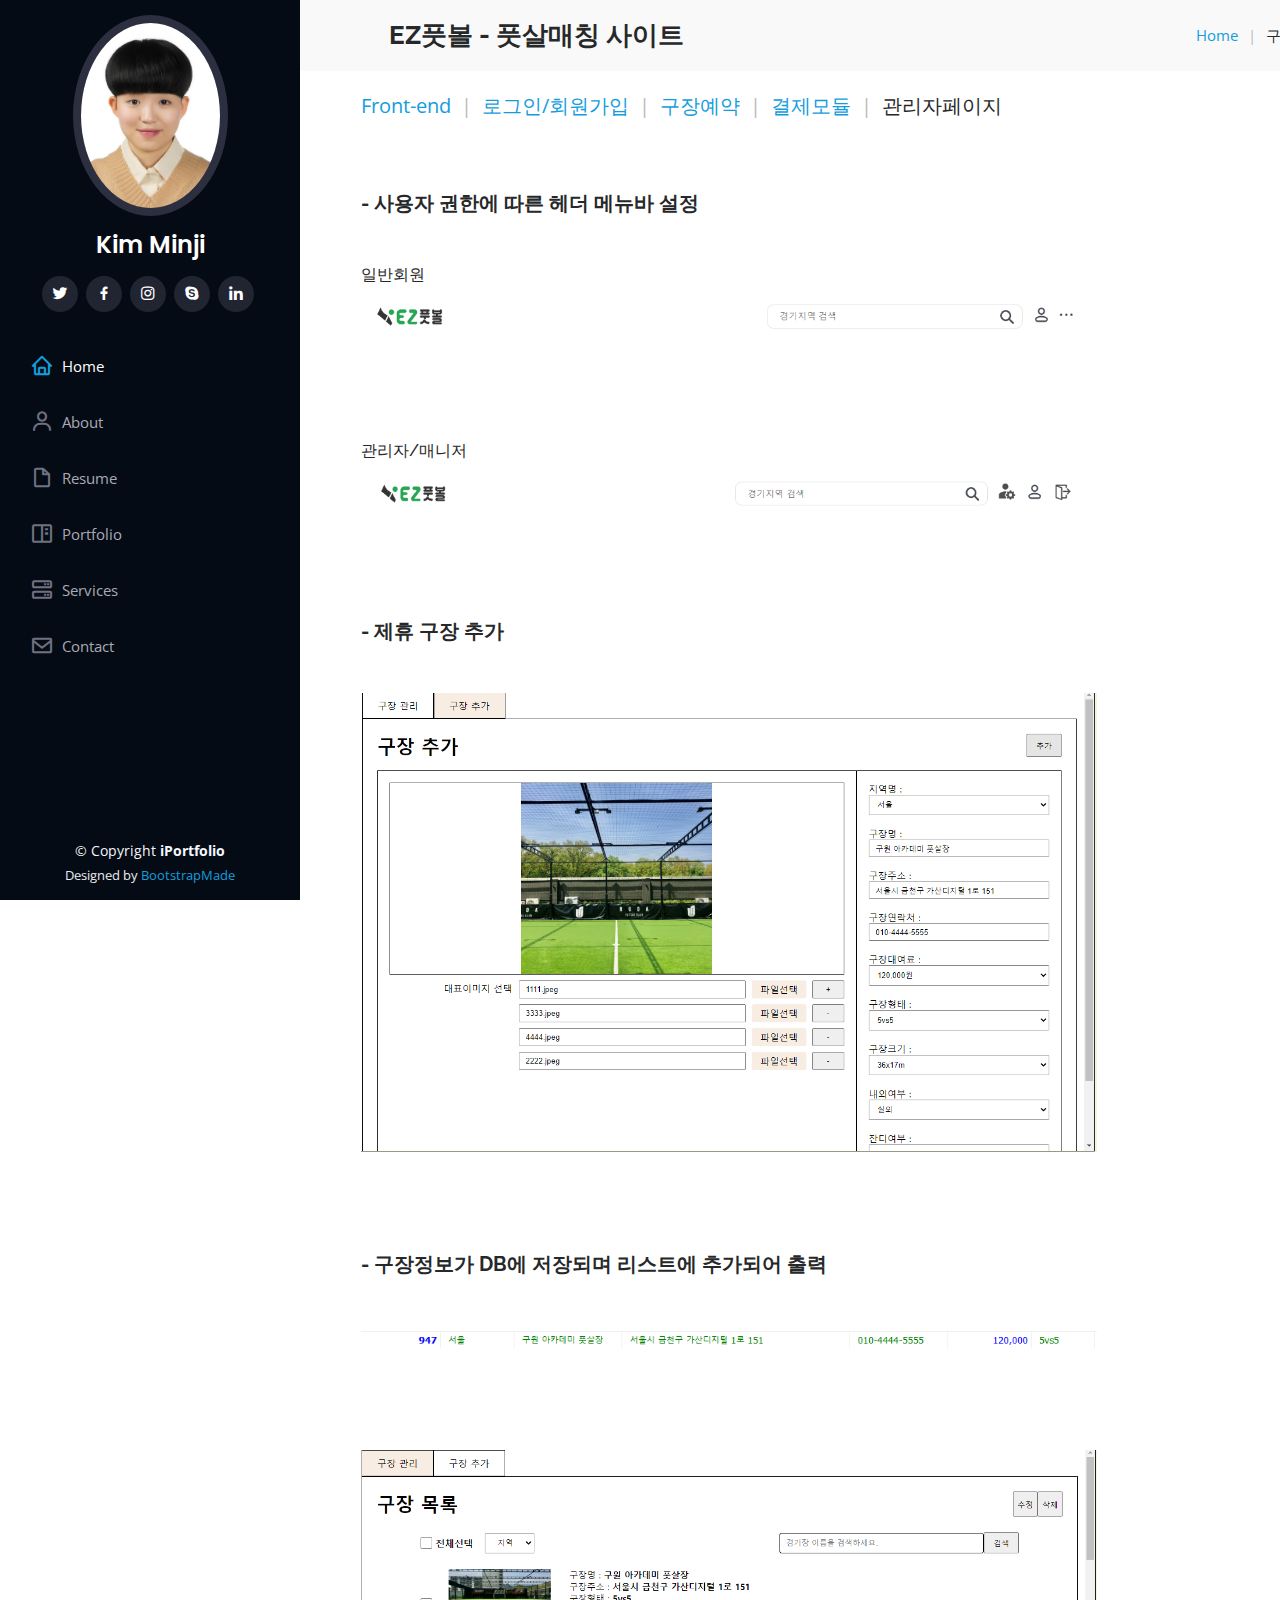
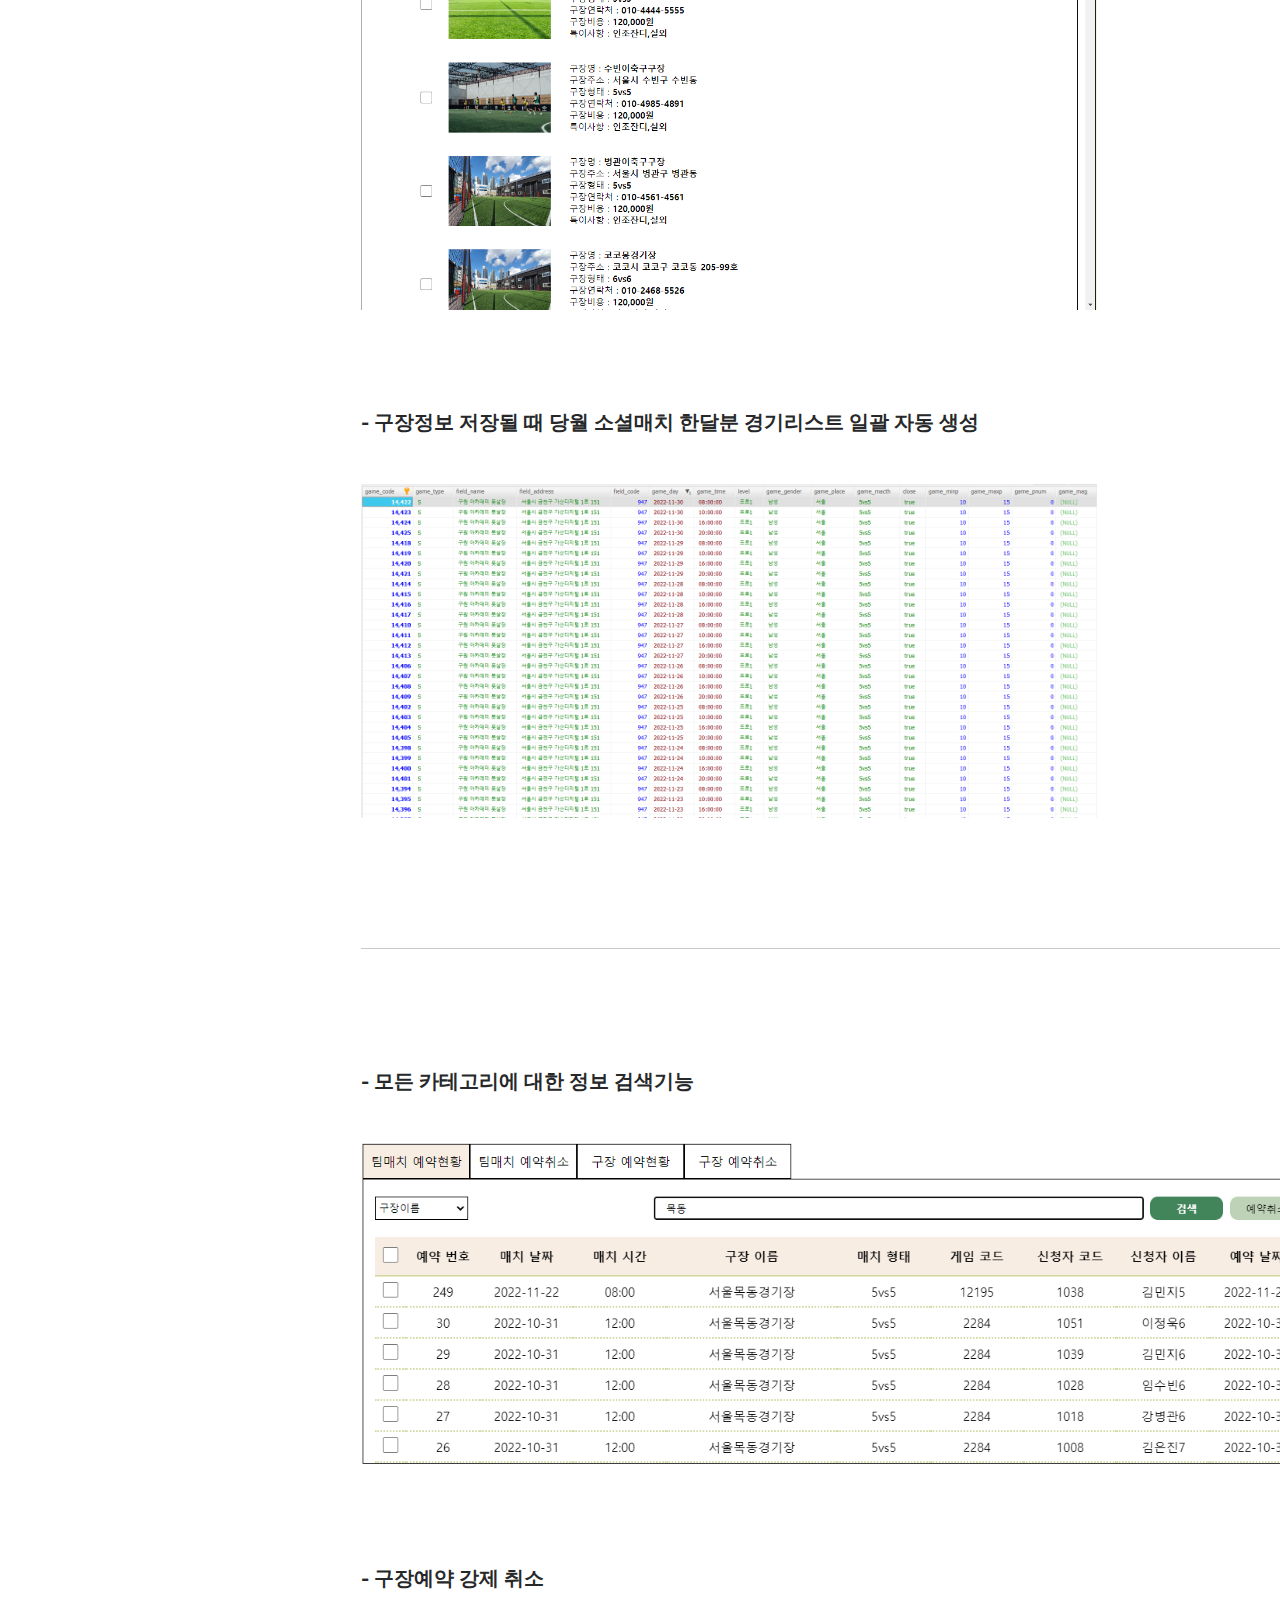
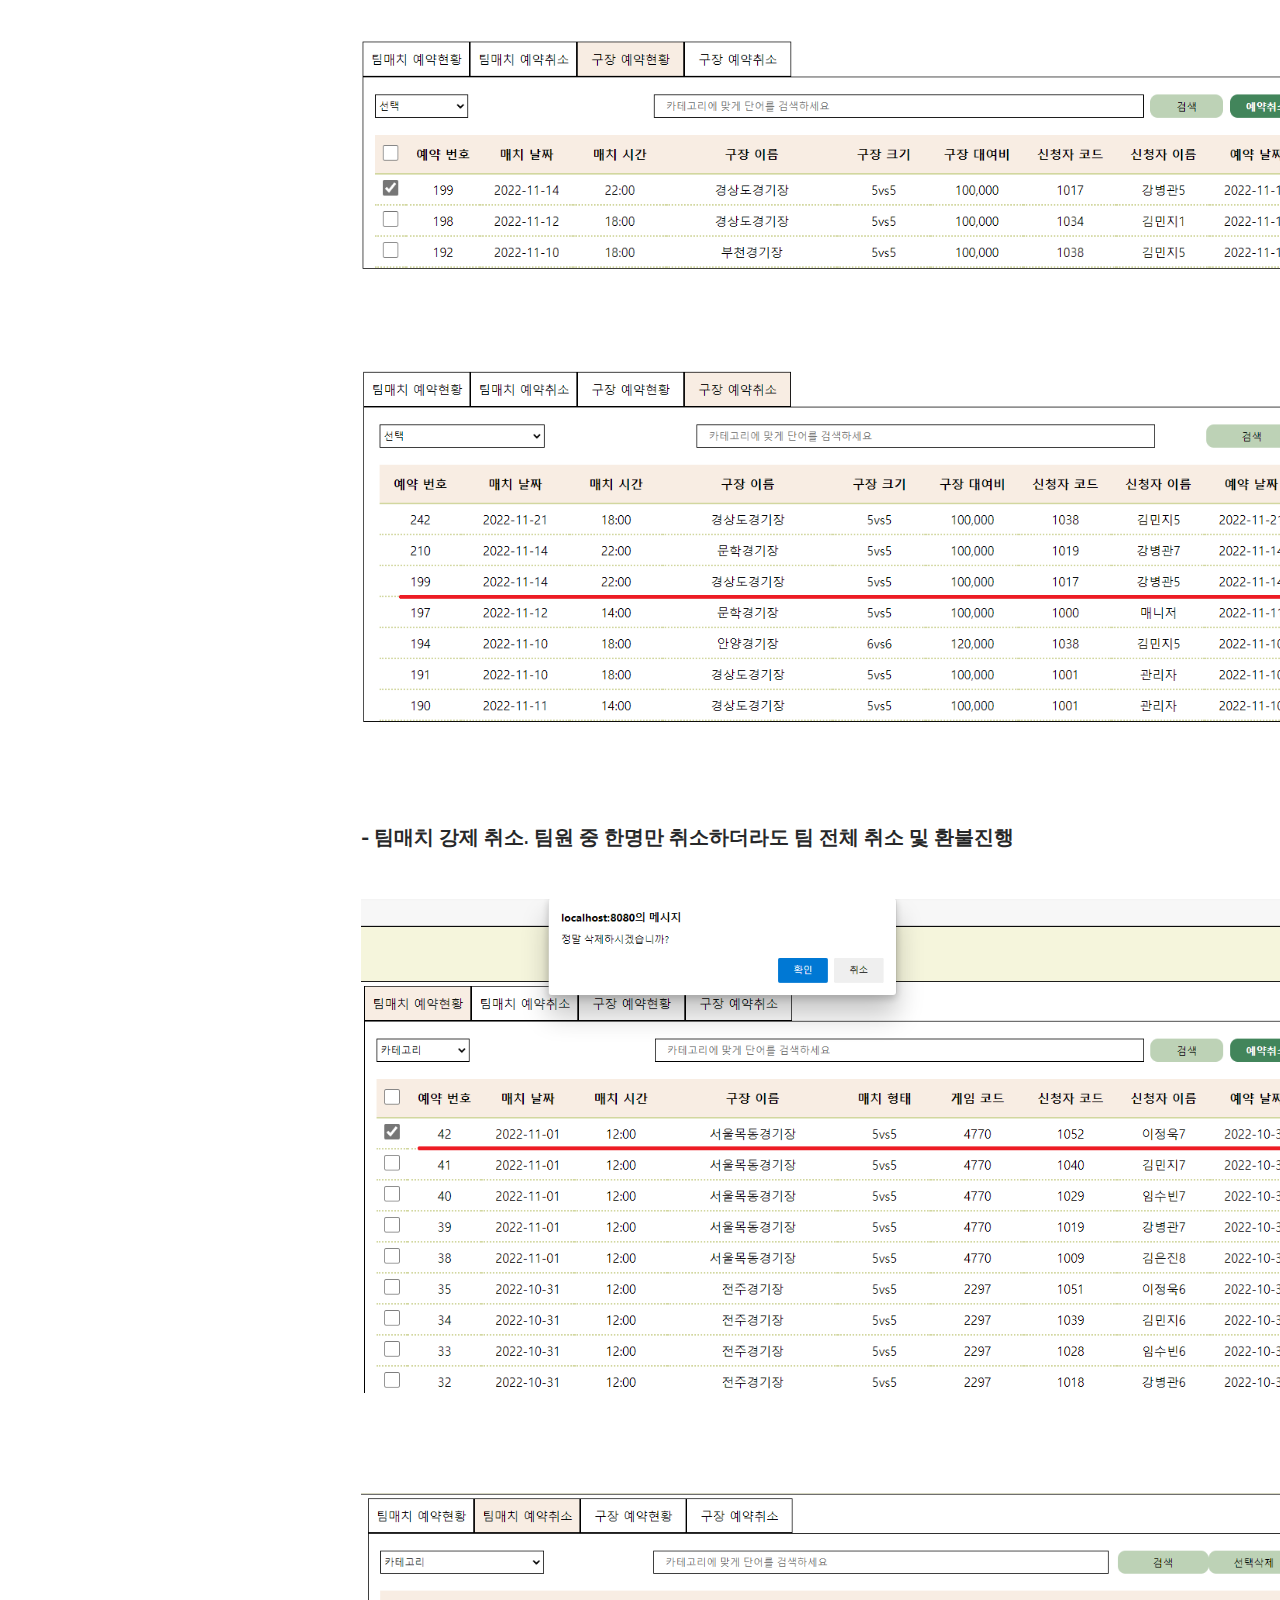
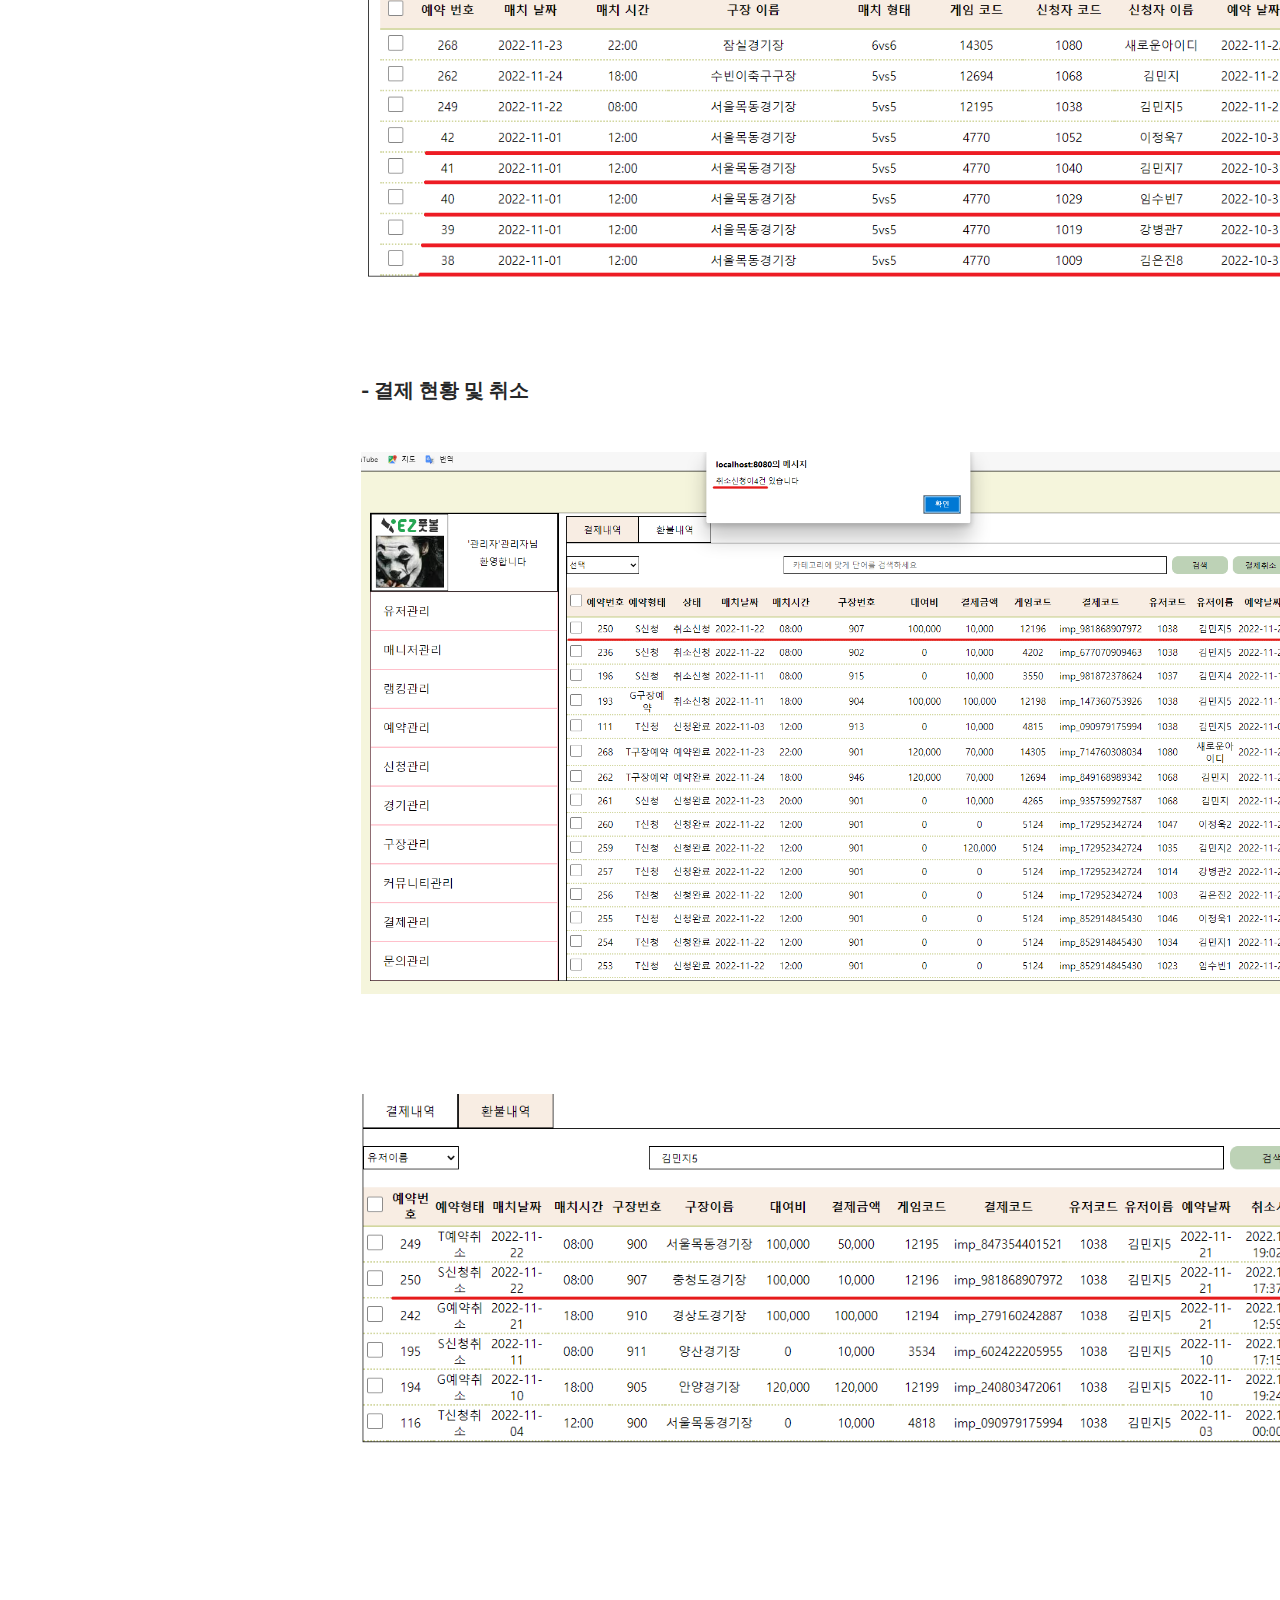
<file: details2/portfolio-details-admin.html>
<!DOCTYPE html>
<html lang="en">

<head>
    <meta charset="utf-8">
    <meta content="width=device-width, initial-scale=1.0" name="viewport">

    <title>관리자페이지</title>
    <meta content="" name="description">
    <meta content="" name="keywords">
    <style>
        .content_area {
            display: flex;
            margin-bottom: 30px !important;
            flex-direction: column;
        }

        .content_area .img_area img {
            width: 77%;

        }

        .img_area {
            margin-bottom: 100px;
        }

        .payments_h4 {
            margin-bottom: 50px;
            font-size: 20px;
            font-weight: bold;
        }

    </style>
    <!-- Favicons -->
    <link href="../assets/img/favicon.png" rel="icon">
    <link href="../assets/img/apple-touch-icon.png" rel="apple-touch-icon">

    <!-- Google Fonts -->
    <link href="https://fonts.googleapis.com/css?family=Open+Sans:300,300i,400,400i,600,600i,700,700i|Raleway:300,300i,400,400i,500,500i,600,600i,700,700i|Poppins:300,300i,400,400i,500,500i,600,600i,700,700i"
          rel="stylesheet">

    <!-- Vendor CSS Files -->
    <link href="../assets/vendor/aos/aos.css" rel="stylesheet">
    <link href="../assets/vendor/bootstrap/css/bootstrap.min.css" rel="stylesheet">
    <link href="../assets/vendor/bootstrap-icons/bootstrap-icons.css" rel="stylesheet">
    <link href="../assets/vendor/boxicons/css/boxicons.min.css" rel="stylesheet">
    <link href="../assets/vendor/glightbox/css/glightbox.min.css" rel="stylesheet">
    <link href="../assets/vendor/swiper/swiper-bundle.min.css" rel="stylesheet">

    <!-- Template Main CSS File -->
    <link href="../assets/css/style.css" rel="stylesheet">

    <!-- =======================================================
    * Template Name: iPortfolio - v3.9.1
    * Template URL: https://bootstrapmade.com/iportfolio-bootstrap-portfolio-websites-template/
    * Author: BootstrapMade.com
    * License: https://bootstrapmade.com/license/
    ======================================================== -->
</head>

<body>

<!-- ======= Mobile nav toggle button ======= -->
<i class="bi bi-list mobile-nav-toggle d-xl-none"></i>

<!-- ======= Header ======= -->
<header id="header">
    <div class="d-flex flex-column">

        <div class="profile">
            <img src="../assets/img/profile-img.jpg" alt="" class="img-fluid rounded-circle">
            <h1 class="text-light"><a href="../index.html">Kim Minji</a></h1>
            <div class="social-links mt-3 text-center">
                <a href="#" class="twitter"><i class="bx bxl-twitter"></i></a>
                <a href="#" class="facebook"><i class="bx bxl-facebook"></i></a>
                <a href="#" class="instagram"><i class="bx bxl-instagram"></i></a>
                <a href="#" class="google-plus"><i class="bx bxl-skype"></i></a>
                <a href="#" class="linkedin"><i class="bx bxl-linkedin"></i></a>
            </div>
        </div>

        <nav id="navbar" class="nav-menu navbar">
            <ul>
                <li><a href="../index.html" class="nav-link scrollto active"><i class="bx bx-home"></i> <span>Home</span></a>
                </li>
                <li><a href="#about" class="nav-link scrollto"><i class="bx bx-user"></i> <span>About</span></a></li>
                <li><a href="#resume" class="nav-link scrollto"><i class="bx bx-file-blank"></i> <span>Resume</span></a>
                </li>
                <li><a href="#portfolio" class="nav-link scrollto"><i class="bx bx-book-content"></i>
                    <span>Portfolio</span></a></li>
                <li><a href="#services" class="nav-link scrollto"><i class="bx bx-server"></i> <span>Services</span></a>
                </li>
                <li><a href="#contact" class="nav-link scrollto"><i class="bx bx-envelope"></i> <span>Contact</span></a>
                </li>
            </ul>
        </nav><!-- .nav-menu -->
    </div>
</header><!-- End Header -->

<main id="main">

    <!-- ======= Breadcrumbs ======= -->
    <section id="breadcrumbs" class="breadcrumbs">
        <div class="container">

            <div class="d-flex justify-content-between align-items-center">
                <h2 class="details_title">EZ풋볼 - 풋살매칭 사이트</h2>
                <ol>
                    <li><a href="../index.html">Home</a></li>
                    <li>구현한 기능</li>
                </ol>
            </div>

        </div>
    </section><!-- End Breadcrumbs -->

    <!-- ======= Portfolio Details Section ======= -->
    <section id="portfolio-details" class="portfolio-details">
        <div class="container">
            <div class="content_header">
                <ol>
                    <li><a href="portfolio-details.html">Front-end</a></li>
                    <li><a href="portfolio-details-login.html">로그인/회원가입</a></li>
                    <li><a href="portfolio-details-reservation.html">구장예약</a></li>
                    <li><a href="portfolio-details-payments.html">결제모듈</a></li>
                    <li>관리자페이지</li>
                </ol>
            </div>
            <div class="content_area">
                <h4 class="payments_h4">- 사용자 권한에 따른 헤더 메뉴바 설정</h4>
                <h6>일반회원</h6>
                <div class="img_area">
                    <img onclick="window.open(this.src)" src="../assets/img/portfolio/details-admin/admin.png" alt="">
                </div>
                <h6>관리자/매니저</h6>
                <div class="img_area">
                    <img onclick="window.open(this.src)" src="../assets/img/portfolio/details-admin/admin2.png" alt="">
                </div>
                <h4 class="payments_h4">- 제휴 구장 추가 </h4>
                <div class="img_area">
                    <img onclick="window.open(this.src)" src="../assets/img/portfolio/details-admin/adminG.png" alt="">
                </div>
                <h4 class="payments_h4">- 구장정보가 DB에 저장되며 리스트에 추가되어 출력</h4>
                <div class="img_area">
                    <img onclick="window.open(this.src)" src="../assets/img/portfolio/details-admin/adminG3.png" alt="">
                </div>
                <div class="img_area">
                    <img onclick="window.open(this.src)" src="../assets/img/portfolio/details-admin/adminG2.png" alt="">
                </div>
                <h4 class="payments_h4">- 구장정보 저장될 때 당월 소셜매치 한달분 경기리스트 일괄 자동 생성</h4>
                <div class="img_area">
                    <img onclick="window.open(this.src)" src="../assets/img/portfolio/details-admin/adminG3-2.png"
                         alt="">
                </div>
            </div>

            <hr style="margin-bottom: 120px;">

            <h4 class="payments_h4">- 모든 카테고리에 대한 정보 검색기능</h4>
            <div class="img_area">
                <img onclick="window.open(this.src)" src="../assets/img/portfolio/details-admin/adminPage6.png" alt="">
            </div>

            <h4 class="payments_h4">- 구장예약 강제 취소</h4>
            <div class="img_area">
                <img onclick="window.open(this.src)" src="../assets/img/portfolio/details-admin/adminPage5.png" alt="">
            </div>
            <div class="img_area">
                <img onclick="window.open(this.src)" src="../assets/img/portfolio/details-admin/adminPage5-2.png" alt="">
            </div>
            <h4 class="payments_h4">- 팀매치 강제 취소. 팀원 중 한명만 취소하더라도 팀 전체 취소 및 환불진행</h4>
            <div class="img_area">
                <img onclick="window.open(this.src)" src="../assets/img/portfolio/details-admin/adminPage7.png" alt="">
            </div>
            <div class="img_area">
                <img onclick="window.open(this.src)" src="../assets/img/portfolio/details-admin/adminPage7-2.png" alt="">
            </div>

            <h4 class="payments_h4">- 결제 현황 및 취소</h4>
            <div class="img_area">
                <img onclick="window.open(this.src)" src="../assets/img/portfolio/details-admin/adminPay1.png" alt="">
            </div>
            <div class="img_area">
                <img onclick="window.open(this.src)" src="../assets/img/portfolio/details-admin/adminPay2.png" alt="">
            </div>
        </div>
    </section><!-- End Portfolio Details Section -->

</main><!-- End #main -->

<!-- ======= Footer ======= -->
<footer id="footer">
    <div class="container">
        <div class="copyright">
            &copy; Copyright <strong><span>iPortfolio</span></strong>
        </div>
        <div class="credits">
            <!-- All the links in the footer should remain intact. -->
            <!-- You can delete the links only if you purchased the pro version. -->
            <!-- Licensing information: https://bootstrapmade.com/license/ -->
            <!-- Purchase the pro version with working PHP/AJAX contact form: https://bootstrapmade.com/iportfolio-bootstrap-portfolio-websites-template/ -->
            Designed by <a href="https://bootstrapmade.com/">BootstrapMade</a>
        </div>
    </div>
</footer><!-- End  Footer -->

<a href="#" class="back-to-top d-flex align-items-center justify-content-center"><i
        class="bi bi-arrow-up-short"></i></a>

<!-- Vendor JS Files -->
<script src="../assets/vendor/purecounter/purecounter_vanilla.js"></script>
<script src="../assets/vendor/aos/aos.js"></script>
<script src="../assets/vendor/bootstrap/js/bootstrap.bundle.min.js"></script>
<script src="../assets/vendor/glightbox/js/glightbox.min.js"></script>
<script src="../assets/vendor/isotope-layout/isotope.pkgd.min.js"></script>
<script src="../assets/vendor/swiper/swiper-bundle.min.js"></script>
<script src="../assets/vendor/typed.js/typed.min.js"></script>
<script src="../assets/vendor/waypoints/noframework.waypoints.js"></script>
<script src="../assets/vendor/php-email-form/validate.js"></script>

<!-- Template Main JS File -->
<script src="../assets/js/main.js"></script>

</body>

</html>
</file>
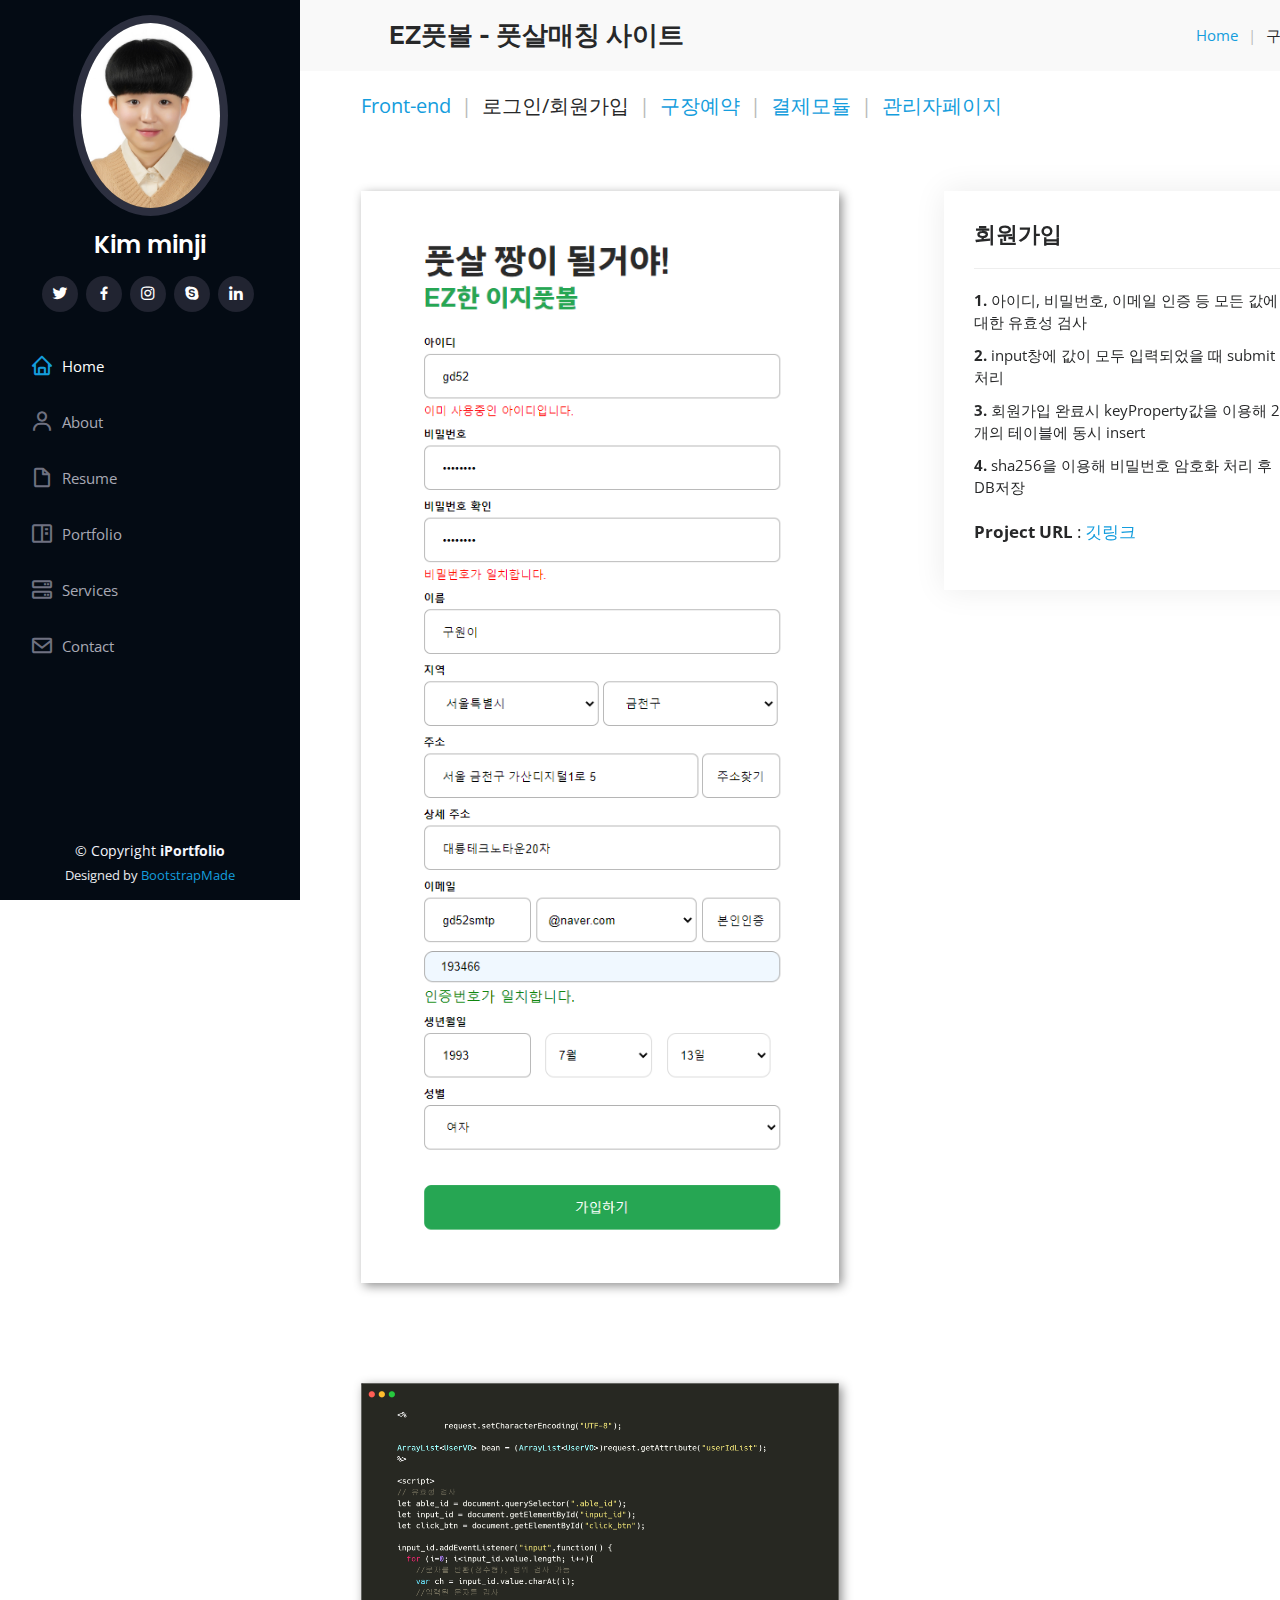
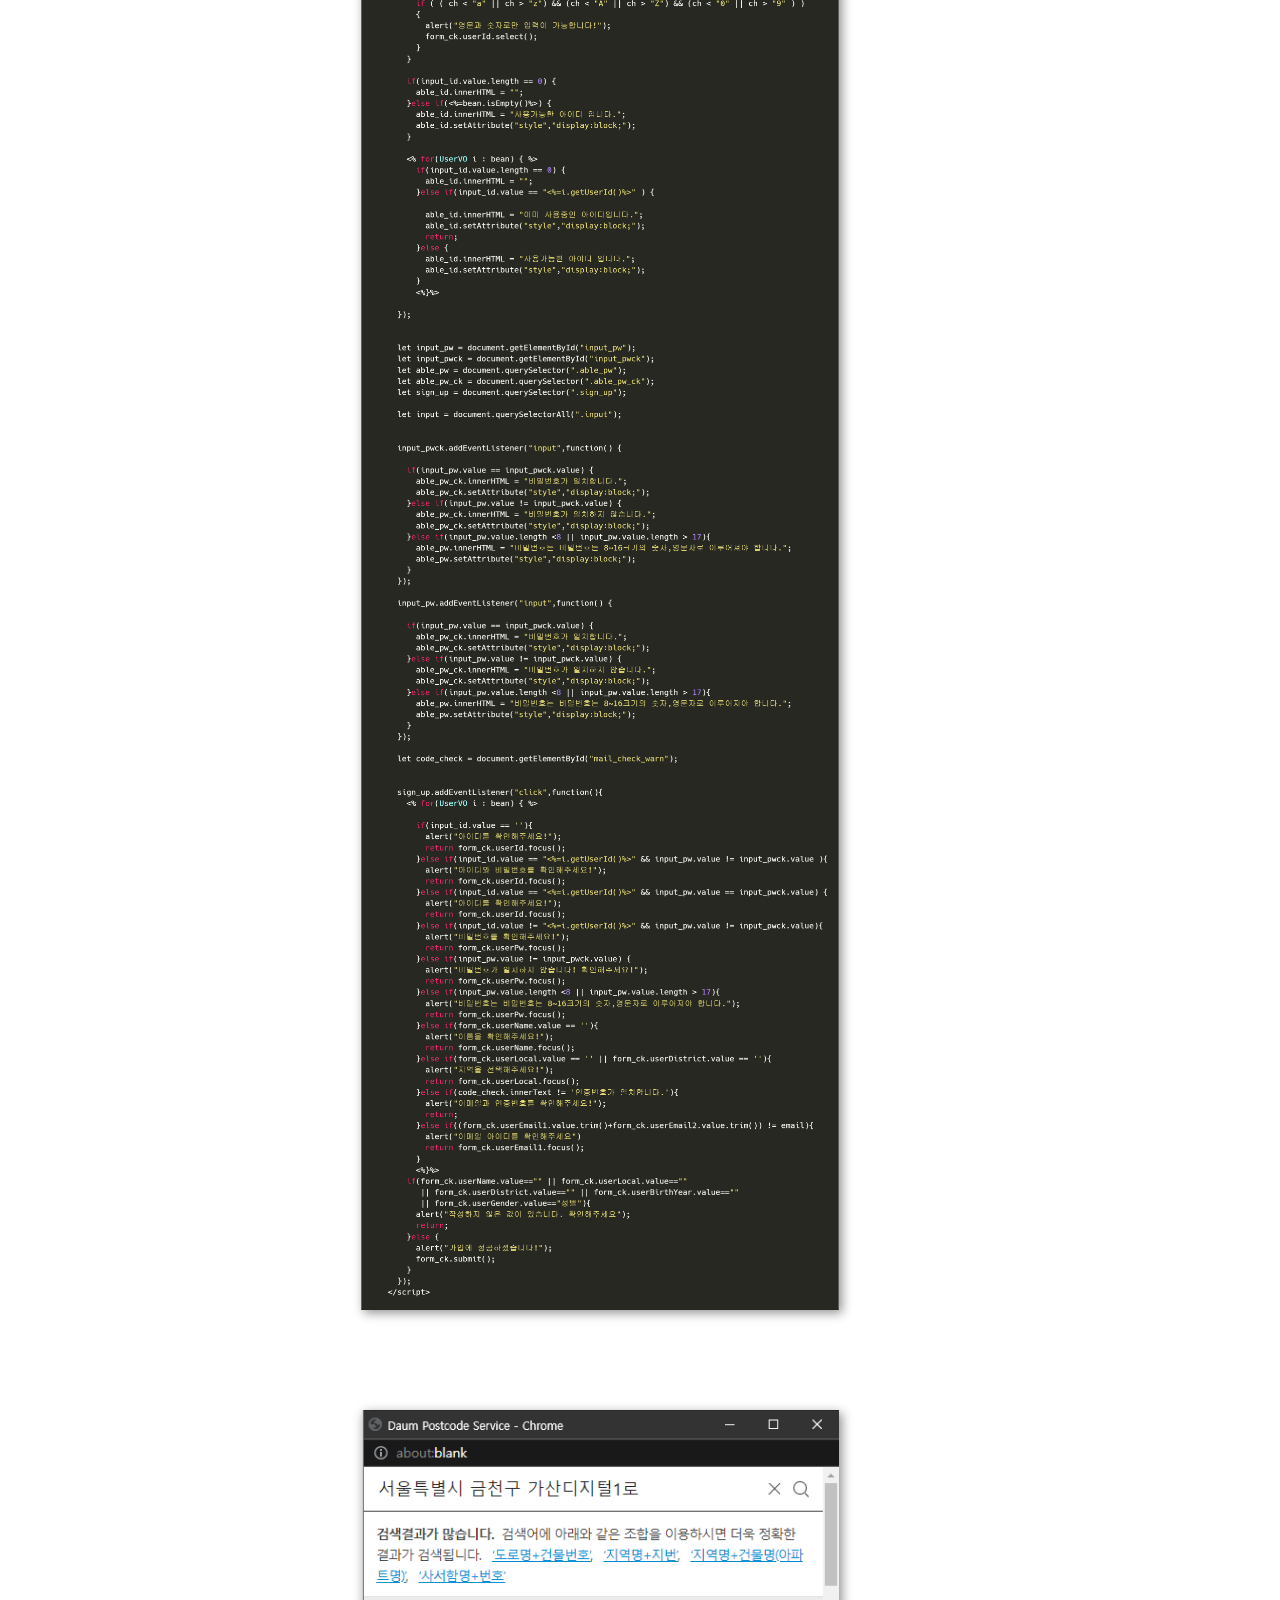
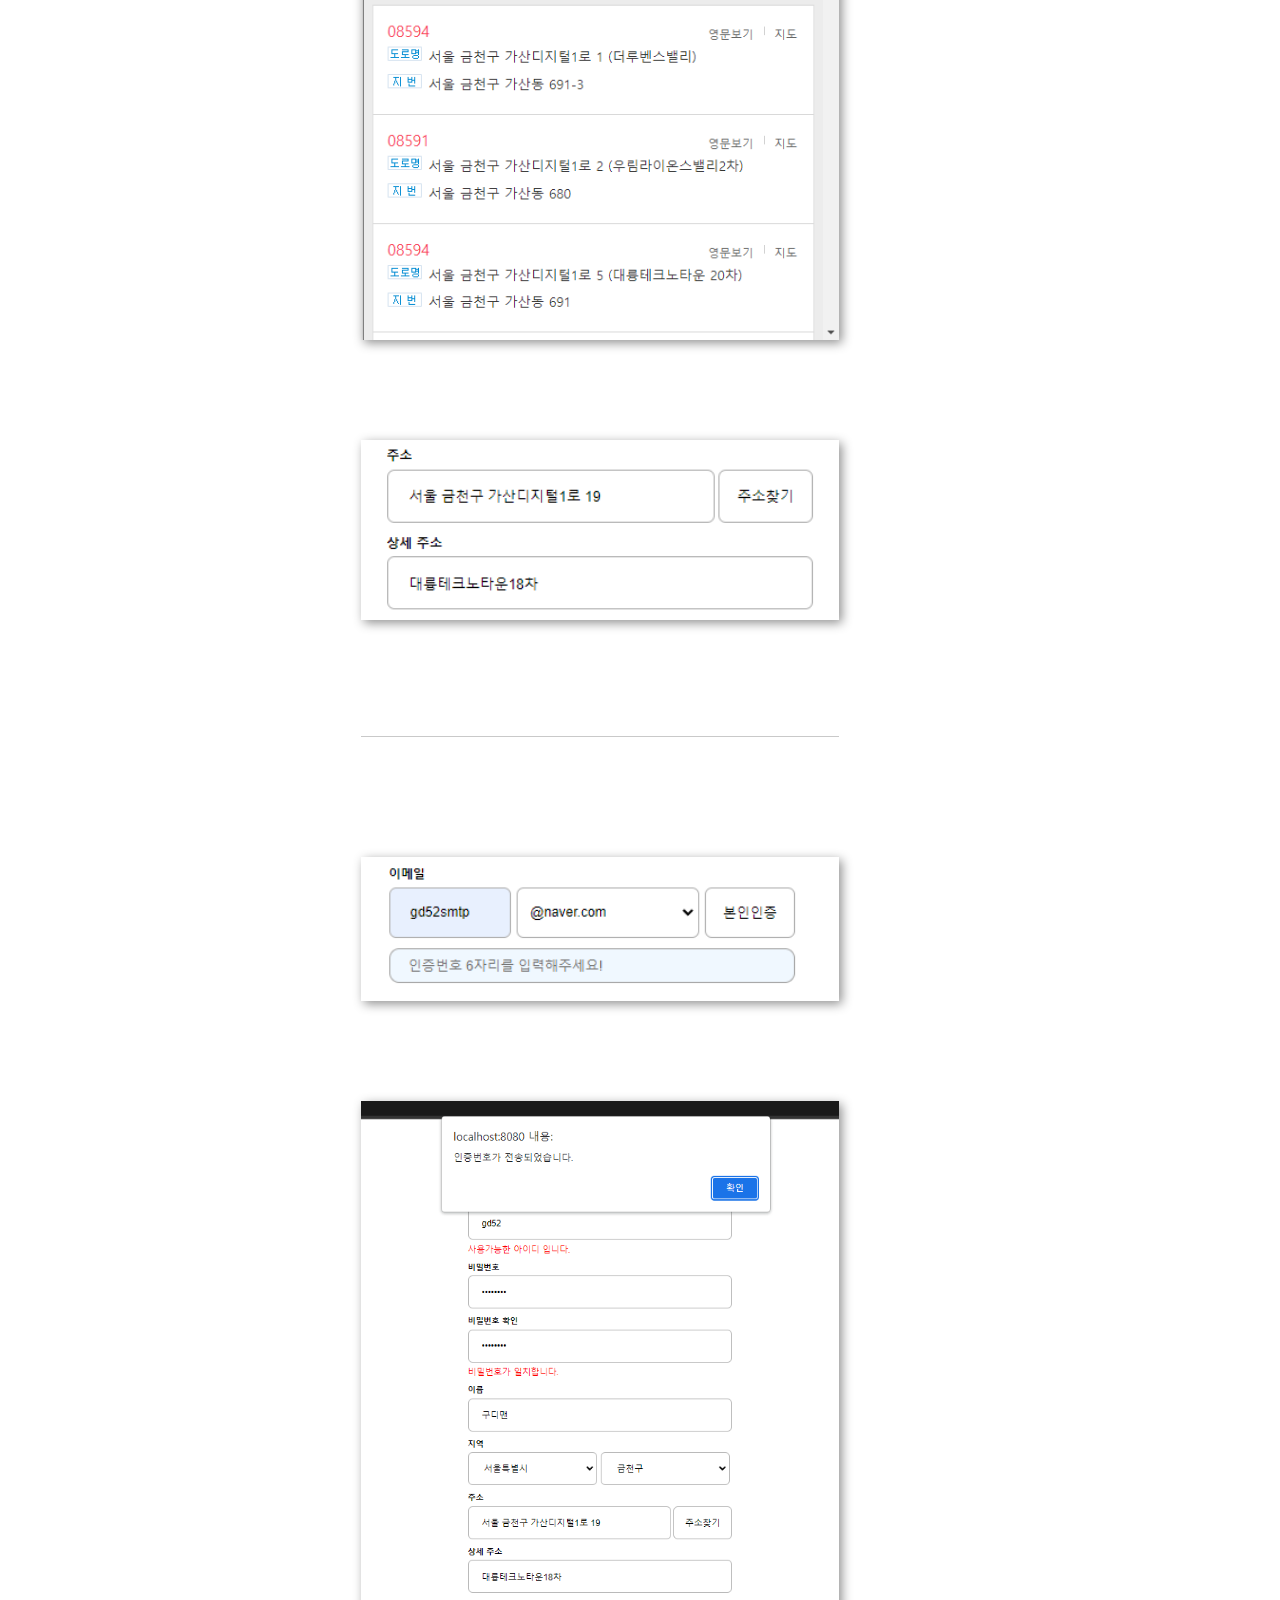
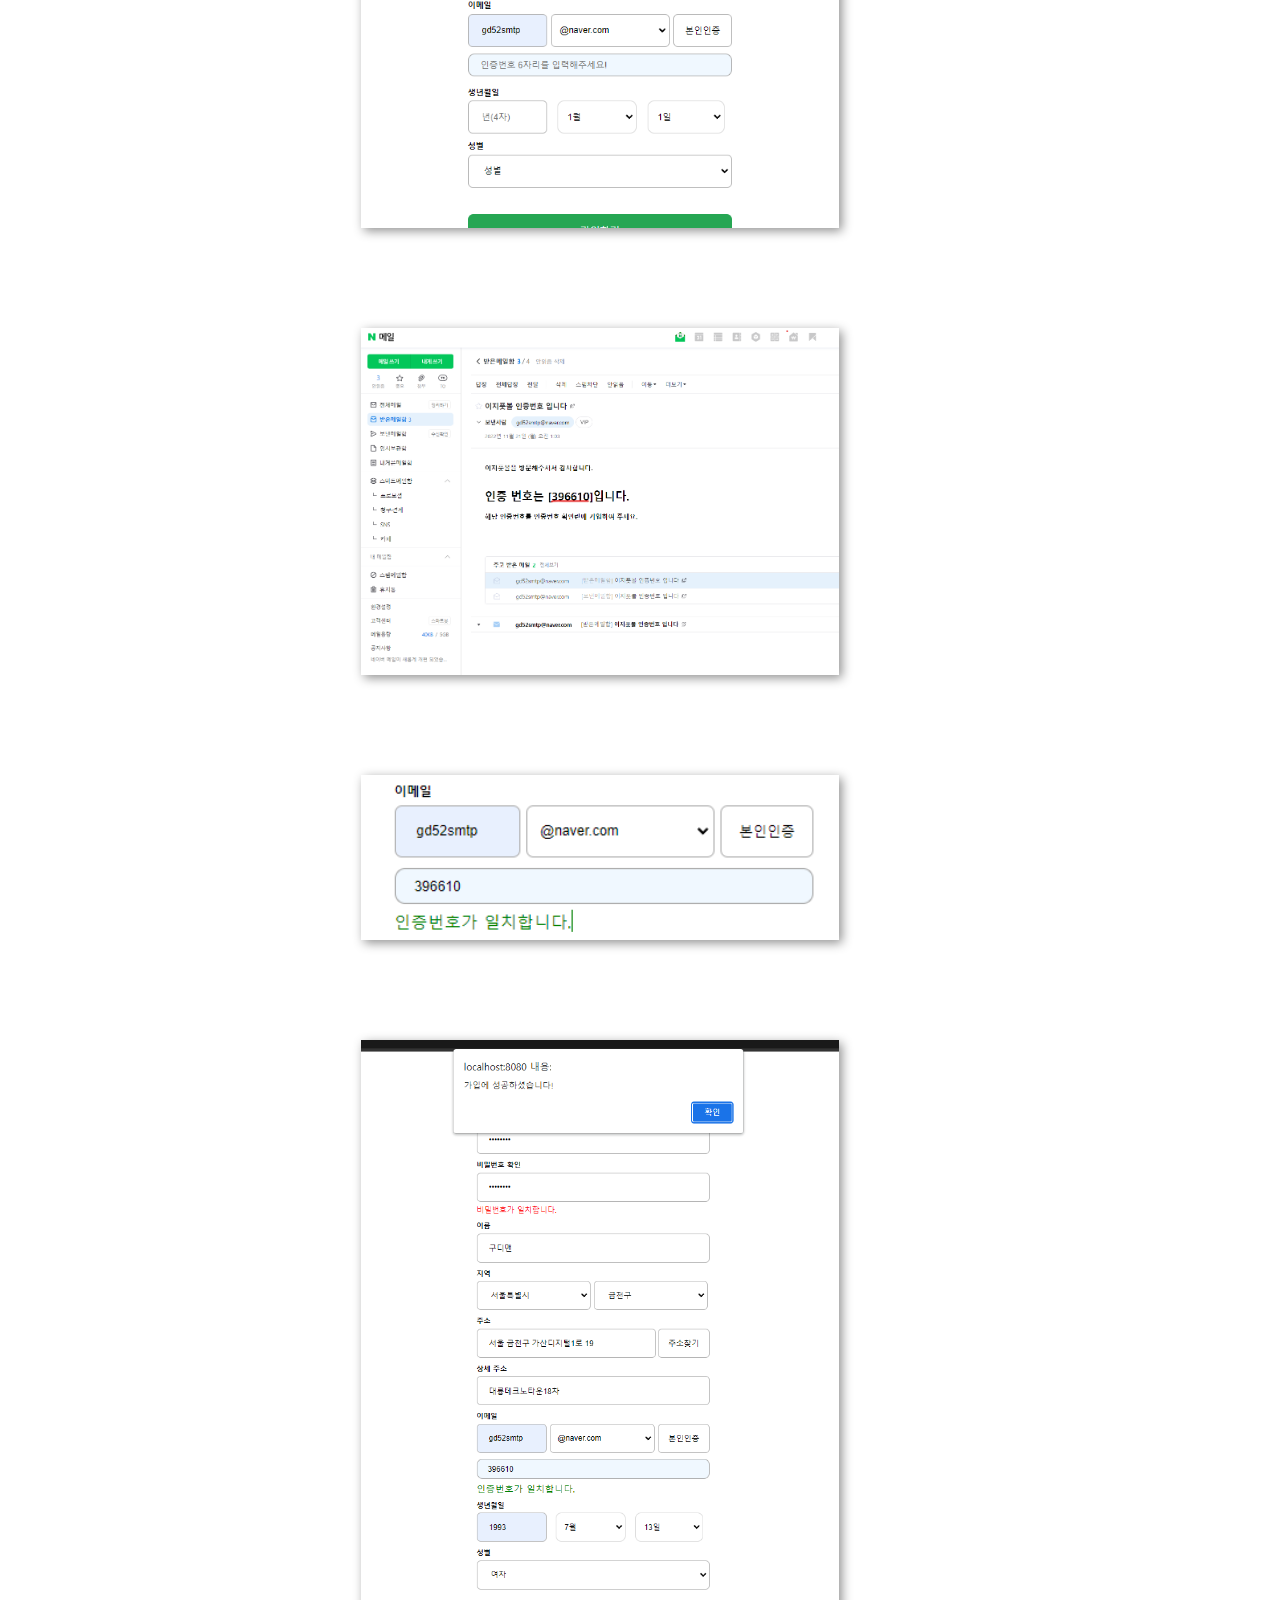
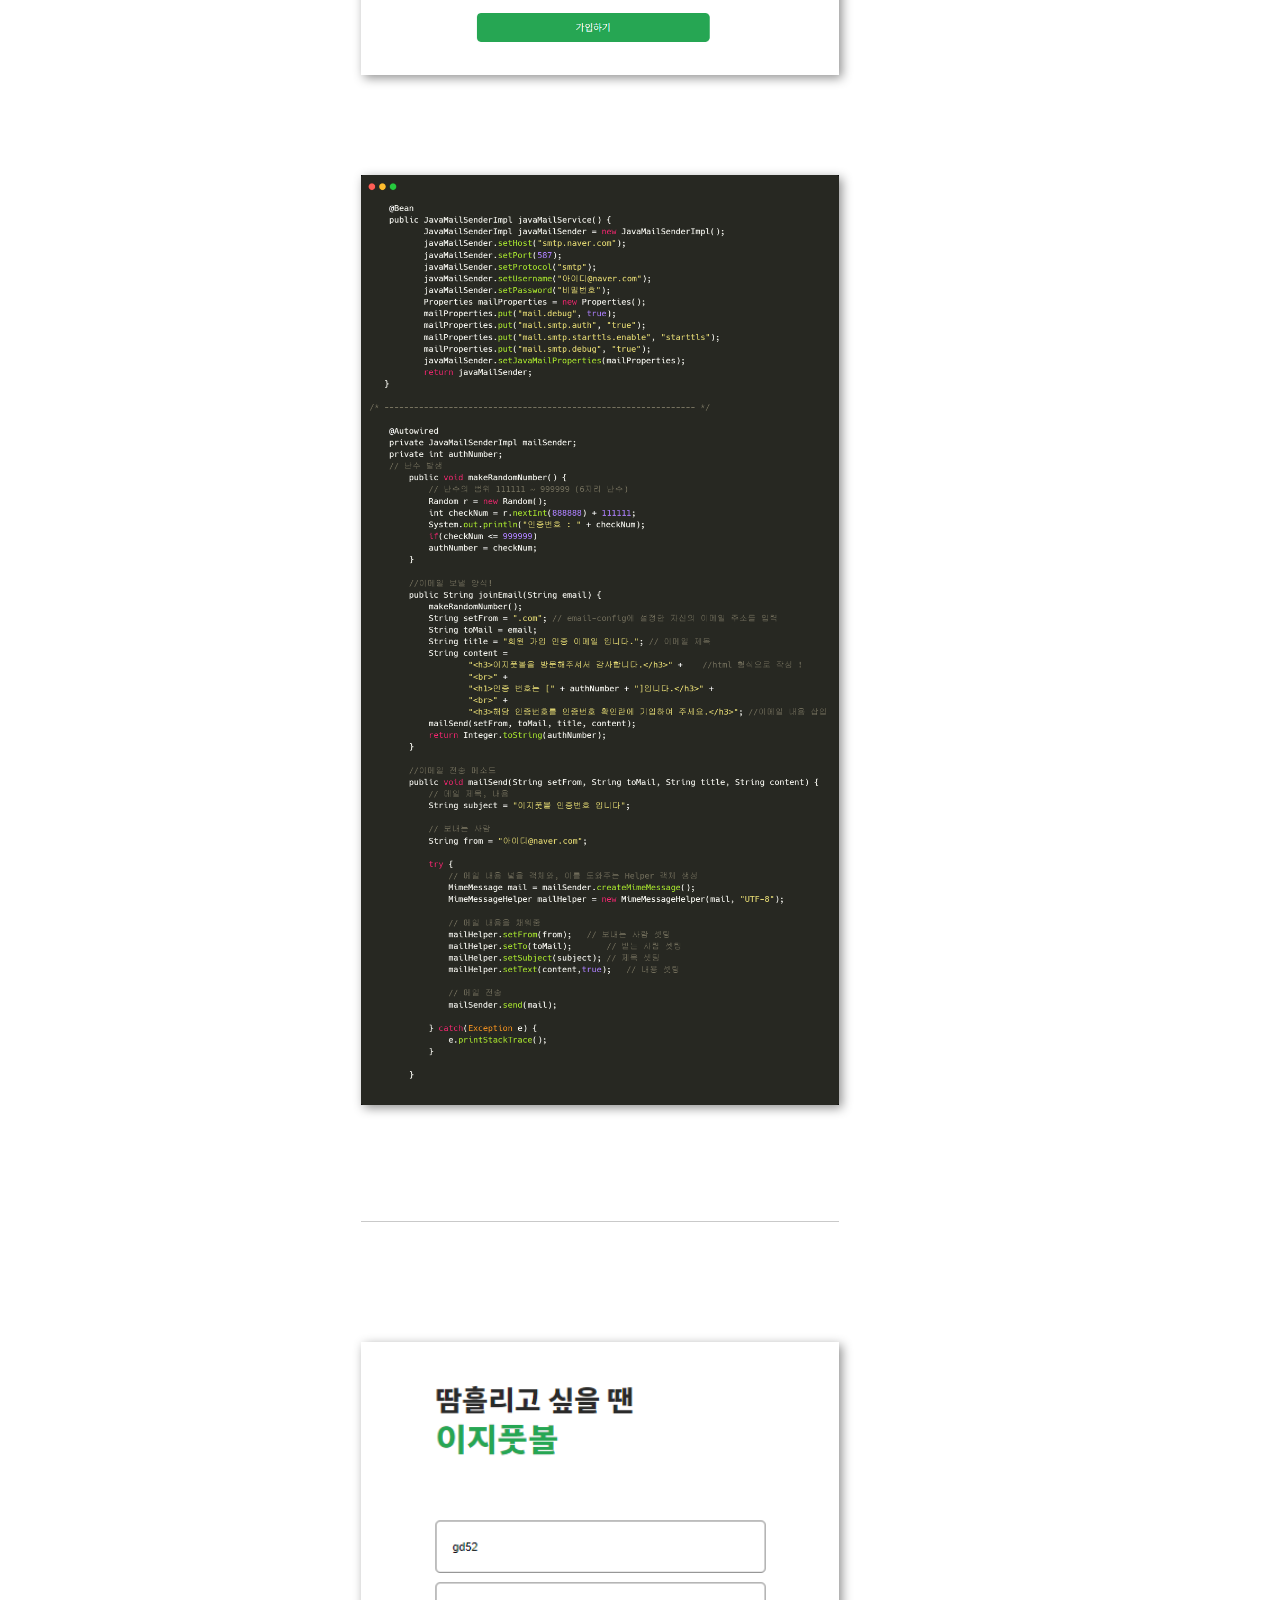
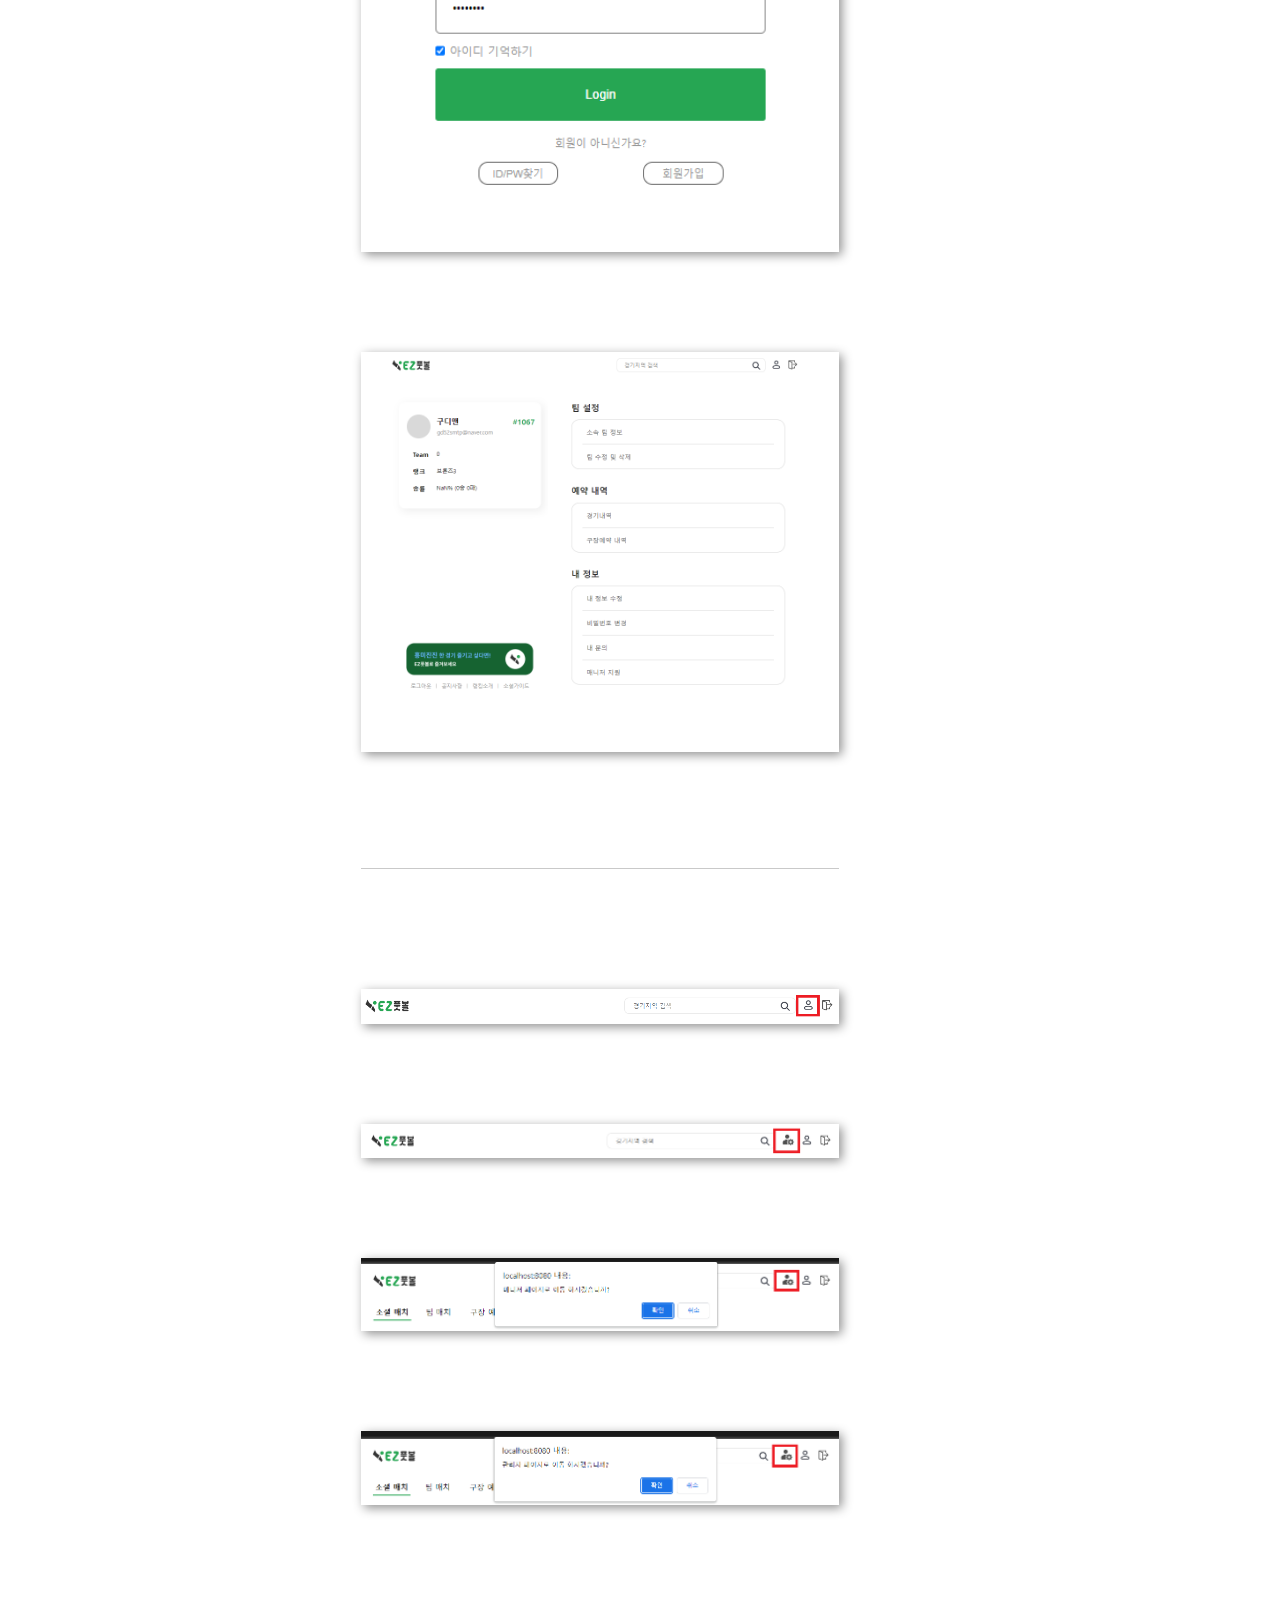
<file: details2/portfolio-details-login.html>
<!DOCTYPE html>
<html lang="en">

<head>
  <meta charset="utf-8">
  <meta content="width=device-width, initial-scale=1.0" name="viewport">

  <title>로그인페이지</title>
  <style>
    main section {
      overflow: inherit;
    }
    .content_left {
      display: flex;
      flex-direction: column;
    }
    .img_area {
      margin-bottom: 100px;

    }

    img {
      cursor: zoom-in;
    }

    .img_area {
      box-shadow: 3px 3px 10px 0px #919191;
    }
    main .content_area {
      margin-bottom:130px;
    }

  </style>
  <meta content="" name="description">
  <meta content="" name="keywords">

  <!-- Favicons -->
  <link href="../assets/img/favicon.png" rel="icon">
  <link href="../assets/img/apple-touch-icon.png" rel="apple-touch-icon">

  <!-- Google Fonts -->
  <link href="https://fonts.googleapis.com/css?family=Open+Sans:300,300i,400,400i,600,600i,700,700i|Raleway:300,300i,400,400i,500,500i,600,600i,700,700i|Poppins:300,300i,400,400i,500,500i,600,600i,700,700i" rel="stylesheet">

  <!-- Vendor CSS Files -->
  <link href="../assets/vendor/aos/aos.css" rel="stylesheet">
  <link href="../assets/vendor/bootstrap/css/bootstrap.min.css" rel="stylesheet">
  <link href="../assets/vendor/bootstrap-icons/bootstrap-icons.css" rel="stylesheet">
  <link href="../assets/vendor/boxicons/css/boxicons.min.css" rel="stylesheet">
  <link href="../assets/vendor/glightbox/css/glightbox.min.css" rel="stylesheet">
  <link href="../assets/vendor/swiper/swiper-bundle.min.css" rel="stylesheet">

  <!-- Template Main CSS File -->
  <link href="../assets/css/style.css" rel="stylesheet">

  <!-- =======================================================
  * Template Name: iPortfolio - v3.9.1
  * Template URL: https://bootstrapmade.com/iportfolio-bootstrap-portfolio-websites-template/
  * Author: BootstrapMade.com
  * License: https://bootstrapmade.com/license/
  ======================================================== -->
</head>

<body>

  <!-- ======= Mobile nav toggle button ======= -->
  <i class="bi bi-list mobile-nav-toggle d-xl-none"></i>

  <!-- ======= Header ======= -->
  <header id="header">
    <div class="d-flex flex-column">

      <div class="profile">
        <img src="../assets/img/profile-img.jpg" alt="" class="img-fluid rounded-circle">
        <h1 class="text-light"><a href="../index.html">Kim minji</a></h1>
        <div class="social-links mt-3 text-center">
          <a href="#" class="twitter"><i class="bx bxl-twitter"></i></a>
          <a href="#" class="facebook"><i class="bx bxl-facebook"></i></a>
          <a href="#" class="instagram"><i class="bx bxl-instagram"></i></a>
          <a href="#" class="google-plus"><i class="bx bxl-skype"></i></a>
          <a href="#" class="linkedin"><i class="bx bxl-linkedin"></i></a>
        </div>
      </div>

      <nav id="navbar" class="nav-menu navbar">
        <ul>
          <li><a href="../index.html" class="nav-link scrollto active"><i class="bx bx-home"></i> <span>Home</span></a>
          <li><a href="#about" class="nav-link scrollto"><i class="bx bx-user"></i> <span>About</span></a></li>
          <li><a href="#resume" class="nav-link scrollto"><i class="bx bx-file-blank"></i> <span>Resume</span></a></li>
          <li><a href="#portfolio" class="nav-link scrollto"><i class="bx bx-book-content"></i> <span>Portfolio</span></a></li>
          <li><a href="#services" class="nav-link scrollto"><i class="bx bx-server"></i> <span>Services</span></a></li>
          <li><a href="#contact" class="nav-link scrollto"><i class="bx bx-envelope"></i> <span>Contact</span></a></li>
        </ul>
      </nav><!-- .nav-menu -->
    </div>
  </header><!-- End Header -->

  <main id="main">

    <!-- ======= Breadcrumbs ======= -->
    <section id="breadcrumbs" class="breadcrumbs">
      <div class="container">

        <div class="d-flex justify-content-between align-items-center">
          <h2 class="details_title">EZ풋볼 - 풋살매칭 사이트</h2>
          <ol>
            <li><a href="../index.html">Home</a></li>
            <li>구현한 기능</li>
          </ol>
        </div>

      </div>
    </section><!-- End Breadcrumbs -->

    <!-- ======= Portfolio Details Section ======= -->
    <section id="portfolio-details" class="portfolio-details">
      <div class="container">
        <div class="content_header">
          <ol>
            <li><a href="portfolio-details.html">Front-end</a></li>
            <li>로그인/회원가입</li>
            <li><a href="portfolio-details-reservation.html">구장예약</a></li>
            <li><a href="portfolio-details-payments.html">결제모듈</a></li>
            <li><a href="portfolio-details-admin.html">관리자페이지</a></li>
          </ol>
        </div>
        <div class="content_area">
          <div class="content_left">
            <div class="img_area">
              <img onclick="window.open(this.src)" src="../assets/img/portfolio/details-login/signUpPage1.png" alt="">
            </div>
            <div class="img_area">
              <img onclick="window.open(this.src)" src="../assets/img/portfolio/details-login/vali_check.png" alt="">
            </div>
            <div class="img_area">
              <img onclick="window.open(this.src)" src="../assets/img/portfolio/details-login/signUpPage2.png" alt="">
            </div>
            <div class="img_area">
              <img onclick="window.open(this.src)" src="../assets/img/portfolio/details-login/signUpPage2-2.png" alt="">
            </div>

            <hr style="margin-bottom: 120px;">

            <div class="img_area">
              <img onclick="window.open(this.src)" src="../assets/img/portfolio/details-login/signUpPage3.png" alt="">
            </div>
            <div class="img_area">
              <img onclick="window.open(this.src)" src="../assets/img/portfolio/details-login/signUpPage3-2.png" alt="">
            </div>
            <div class="img_area">
              <img onclick="window.open(this.src)" src="../assets/img/portfolio/details-login/signUpPage4.png" alt="">
            </div>
            <div class="img_area">
              <img onclick="window.open(this.src)" src="../assets/img/portfolio/details-login/signUpPage5.png" alt="">
            </div>
            <div class="img_area">
              <img onclick="window.open(this.src)" src="../assets/img/portfolio/details-login/signUpPage6.png" alt="">
            </div>
            <div class="img_area">
              <img onclick="window.open(this.src)" src="../assets/img/portfolio/details-login/sun_mail.png" alt="">
            </div>

            <hr style="margin-bottom: 120px;">

            <div class="img_area">
              <img onclick="window.open(this.src)" src="../assets/img/portfolio/details-login/login1.png" alt="">
            </div>
            <div class="img_area">
              <img onclick="window.open(this.src)" src="../assets/img/portfolio/details-login/login2.png" alt="">
            </div>

            <hr style="margin-bottom: 120px;">

            <div class="img_area">
              <img onclick="window.open(this.src)" src="../assets/img/portfolio/details-login/header_login1.png" alt="">
            </div>
            <div class="img_area">
              <img onclick="window.open(this.src)" src="../assets/img/portfolio/details-login/header_login2.png" alt="">
            </div>
            <div class="img_area">
              <img onclick="window.open(this.src)" src="../assets/img/portfolio/details-login/header_login3.png" alt="">
            </div>
            <div class="img_area">
              <img onclick="window.open(this.src)" src="../assets/img/portfolio/details-login/header_login4.png" alt="">
            </div>

          </div>

          <div class="col-lg-4 col-width">
            <div class="portfolio-info login-info">
              <h3 class="description">회원가입</h3>
              <ul class="desc_ul">
                <li class="desc_li"><strong>1. </strong><span class="description">아이디, 비밀번호, 이메일 인증 등 모든 값에 대한 유효성 검사</span></li>
                <li class="desc_li"><strong>2. </strong><span class="description">input창에 값이 모두 입력되었을 때 submit 처리</span></li>
                <li class="desc_li"><strong>3. </strong><span class="description">회원가입 완료시 keyProperty값을 이용해 2개의 테이블에 동시 insert</span></li>
                <li class="desc_li"><strong>4. </strong><span class="description">sha256을 이용해 비밀번호 암호화 처리 후 DB저장</span></li>
                <li class="desc_li"><strong>Project URL </strong>: <a href="#">깃링크</a></li>
              </ul>
            </div>
<!--            <div class="portfolio-description">
              <h2>코드 리뷰</h2>
              <p>- strokeDasharray, strokeDashoffset을 활용한 스크롤 효과</p>
              <img onclick="window.open(this.src)" src="../assets/img/portfolio/details-front-end/starterPageCode.png">
              <p>- 스크롤에 따라 달라지는 배경색에 로고 글자색을 변경해주는 소스</p>
              <img onclick="window.open(this.src)" src="../assets/img/portfolio/details-front-end/starterPageCode2.png">
            </div>-->
          </div>
        </div>

      </div>
    </section><!-- End Portfolio Details Section -->
    <script>
      let description = document.querySelectorAll(".description");

      let login_info = document.querySelector(".login-info");

      window.onscroll = function() {
        var winScroll = document.body.scrollTop || document.documentElement.scrollTop;

        if(winScroll > 0 && winScroll < 1550){
          description[0].innerHTML = "회원가입";
          description[1].innerHTML = "아이디, 비밀번호, 이메일 인증 등 모든 값에 대한 유효성 검사";
          description[2].innerHTML = "input창에 값이 모두 입력되었을 때 submit 처리";
          description[3].innerHTML = "회원가입 완료시 keyProperty값을 이용해 2개의 테이블에 동시 insert";
          description[4].parentElement.style.display = "inline-block";
          description[4].innserHTML = "sha256을 이용해 비밀번호 암호화 처리 후 DB저장";

          login_info.style.transition = "all 0.5s";
          login_info.style.top = "50px";
        }else if(winScroll > 1550 && winScroll < 3600){
          description[0].innerHTML = "유효성검사 코드";
          description[1].innerHTML = "아이디, 비밀번호, 이메일 인증 등 모든 값에 대한 유효성 검사";
          description[2].innerHTML = "input창에 값이 모두 입력되었을 때 submit 처리";
          description[3].innerHTML = "회원가입 완료시 keyProperty값을 이용해 2개의 테이블에 동시 insert";
          description[4].parentElement.style.display = "inline-block";
          description[4].innserHTML = "sha256을 이용해 비밀번호 암호화 처리 후 DB저장";

          login_info.style.transition = "all 0.5s";
          login_info.style.top = "50px";
        }else if(winScroll > 3600 && winScroll < 8100) {
          description[0].innerHTML = "주소 API / 이메일 인증 구현";
          description[1].innerHTML = "카카오 API를 활용한 주소 검색 기능 구현";
          description[2].innerHTML = "주소 클릭시 자동 입력";
          description[3].innerHTML = "네이버 SMTP, com.sun.mail을 활용한 이메일 인증 구현";
          description[4].parentElement.style.display = "inline-block";
          description[4].innerHTML = "유효성검사를 통해 인증번호가 일치할 경우 가입완료";

          login_info.style.transition = "all 0.5s";
          login_info.style.top = "50px";
        }else if(winScroll > 8100 && winScroll < 9400) {
          description[0].innerHTML = "이메일 인증 코드";
          description[1].innerHTML = "카카오 API를 활용한 주소 검색 기능 구현";
          description[2].innerHTML = "주소 클릭시 자동 입력";
          description[3].innerHTML = "네이버 SMTP, com.sun.mail을 활용한 이메일 인증 구현";
          description[4].parentElement.style.display = "inline-block";
          description[4].innerHTML = "유효성검사를 통해 인증번호가 일치할 경우 가입완료";

          login_info.style.transition = "all 0.5s";
          login_info.style.top = "50px";
        }else if(winScroll > 9400 && winScroll < 10800) {
          description[0].innerHTML = "아이디 기억하기";
          description[1].innerHTML = "회원가입한 아이디로 로그인";
          description[2].innerHTML = "쿠키를 이용한 아이디 기억하기 기능 구현";
          description[3].innerHTML = "로그인 후, 메인 헤더 로그인 아이콘 클릭시 interceptor를 통해 마이페이지 이동";
          description[4].parentElement.style.display = "none";

          login_info.style.transition = "all 0.5s";
          login_info.style.top = "50px";
        }else if(winScroll > 10800) {
          description[0].innerHTML = "권한에 따른 헤더 변화";
          description[1].innerHTML = "일반회원 로그인시 비로그인 화면과 동일";
          description[2].innerHTML = "매니저, 관리자 로그인시 헤더 아이콘 추가";
          description[3].innerHTML = "권한에 따라 매니저 / 관리자 페이지로 이동";
          description[4].parentElement.style.display = "none";



          login_info.style.transition = "all 0.5s";
          login_info.style.top = "200px";
        }
      }

      // const maxScrollValue = element.scrollHeight - element.clientHeight;


    </script>
  </main><!-- End #main -->

  <!-- ======= Footer ======= -->
  <footer id="footer">
    <div class="container">
      <div class="copyright">
        &copy; Copyright <strong><span>iPortfolio</span></strong>
      </div>
      <div class="credits">
        <!-- All the links in the footer should remain intact. -->
        <!-- You can delete the links only if you purchased the pro version. -->
        <!-- Licensing information: https://bootstrapmade.com/license/ -->
        <!-- Purchase the pro version with working PHP/AJAX contact form: https://bootstrapmade.com/iportfolio-bootstrap-portfolio-websites-template/ -->
        Designed by <a href="https://bootstrapmade.com/">BootstrapMade</a>
      </div>
    </div>
  </footer><!-- End  Footer -->

  <a href="#" class="back-to-top d-flex align-items-center justify-content-center"><i class="bi bi-arrow-up-short"></i></a>

  <!-- Vendor JS Files -->
  <script src="../assets/vendor/purecounter/purecounter_vanilla.js"></script>
  <script src="../assets/vendor/aos/aos.js"></script>
  <script src="../assets/vendor/bootstrap/js/bootstrap.bundle.min.js"></script>
  <script src="../assets/vendor/glightbox/js/glightbox.min.js"></script>
  <script src="../assets/vendor/isotope-layout/isotope.pkgd.min.js"></script>
  <script src="../assets/vendor/swiper/swiper-bundle.min.js"></script>
  <script src="../assets/vendor/typed.js/typed.min.js"></script>
  <script src="../assets/vendor/waypoints/noframework.waypoints.js"></script>
  <script src="../assets/vendor/php-email-form/validate.js"></script>

  <!-- Template Main JS File -->
  <script src="../assets/js/main.js"></script>

</body>

</html>
</file>
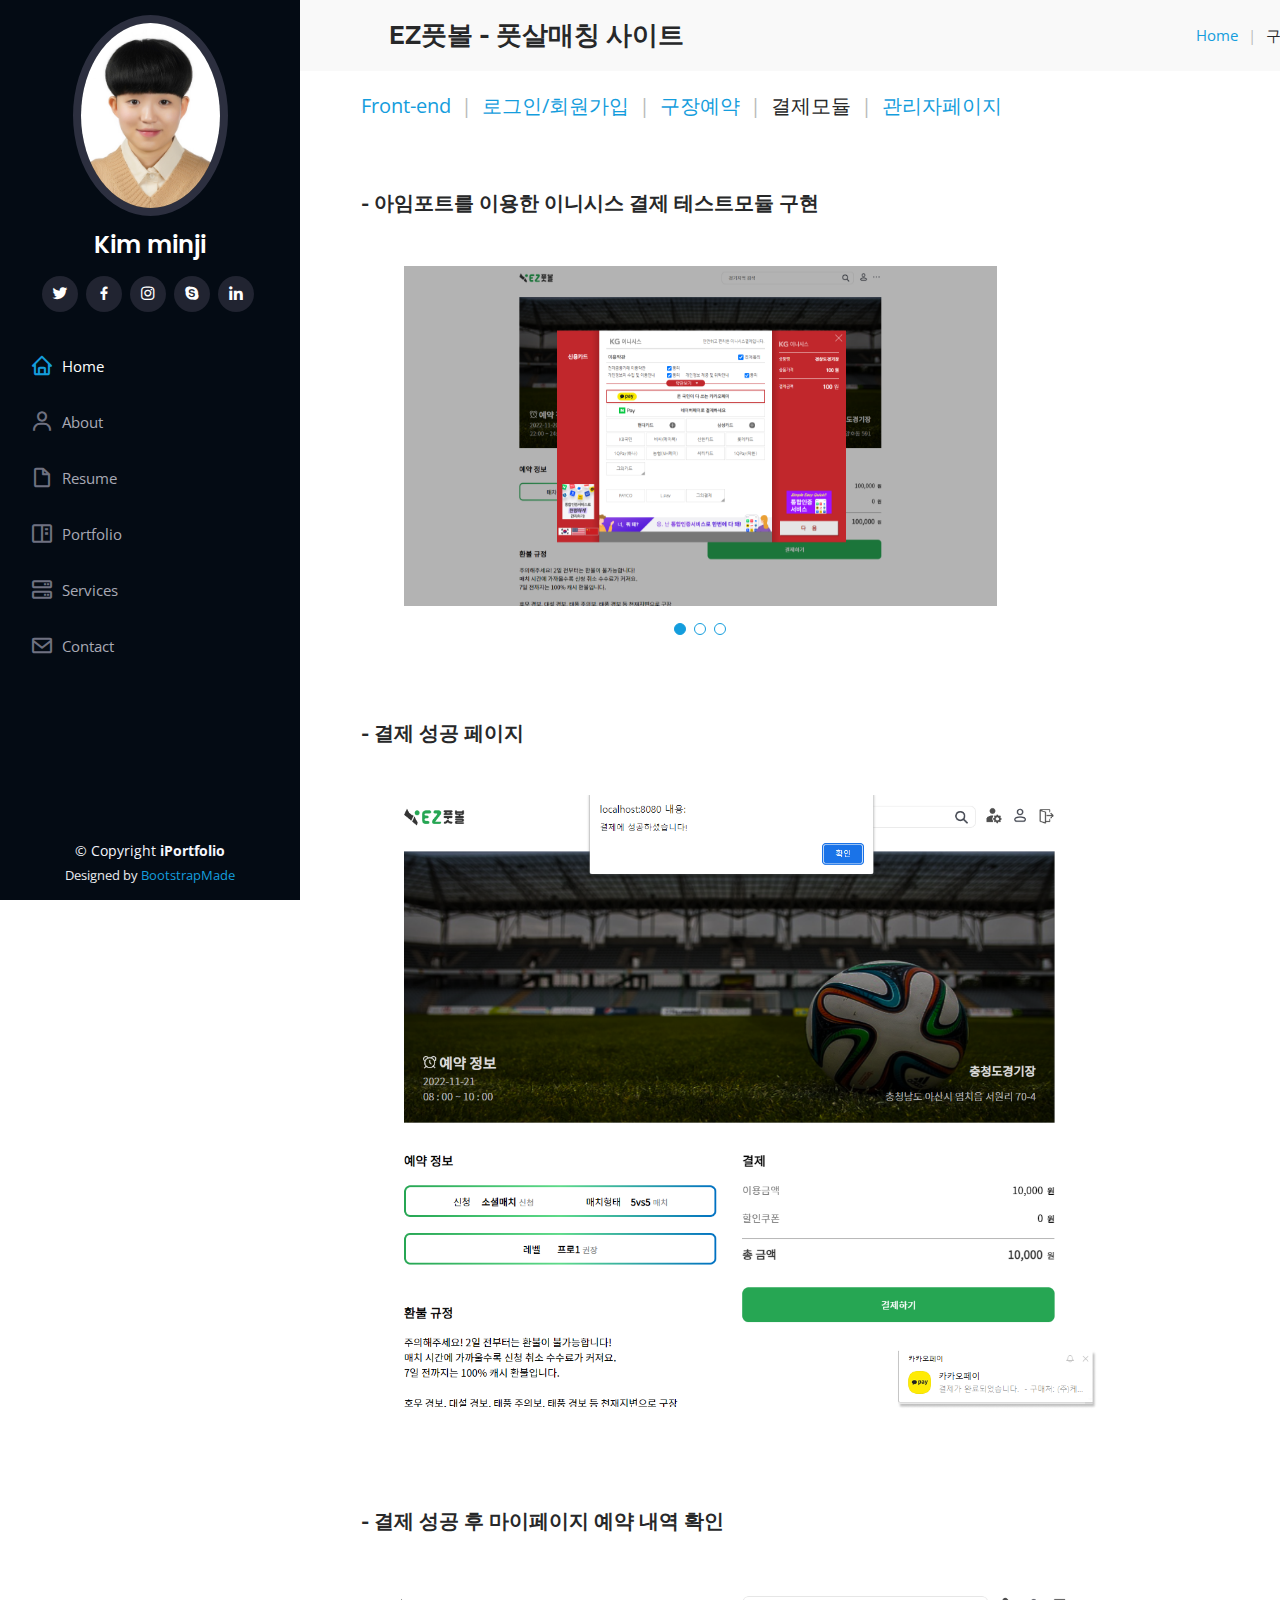
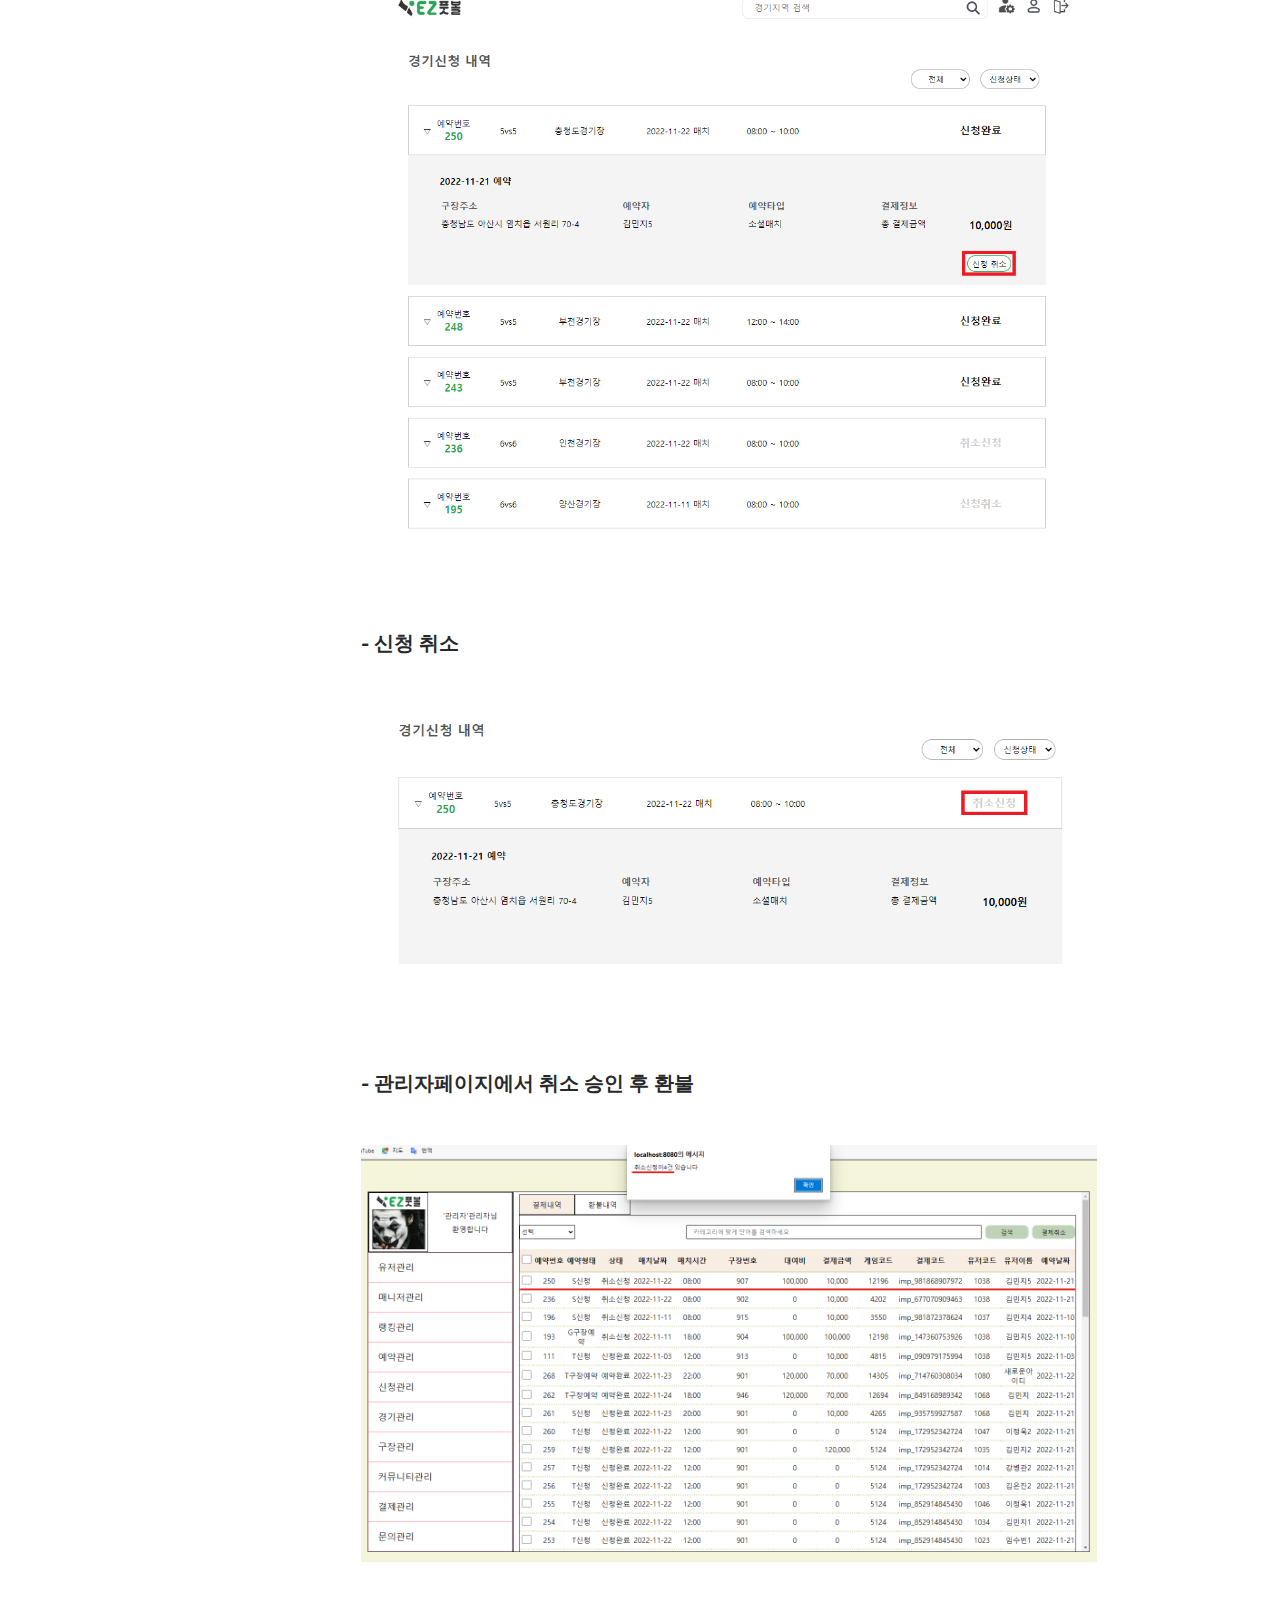
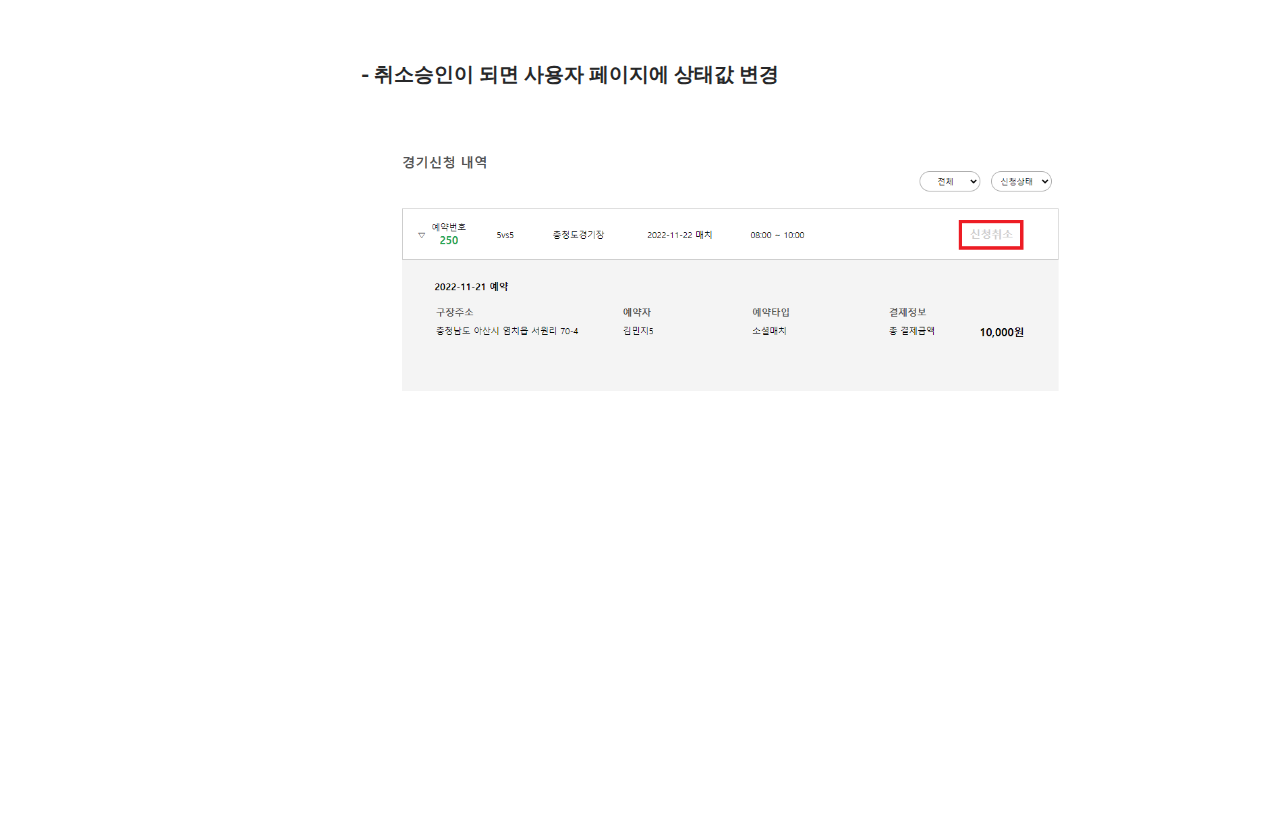
<file: details2/portfolio-details-payments.html>
<!DOCTYPE html>
<html lang="en">

<head>
  <meta charset="utf-8">
  <meta content="width=device-width, initial-scale=1.0" name="viewport">

  <title>결제페이지</title>
  <meta content="" name="description">
  <meta content="" name="keywords">

  <style>
    .content_area {
      display: flex;
      margin-bottom: 250px;
      flex-direction: column;
    }
    .slide_box {
      margin-bottom:70px;
      padding-left:20px;
    }

    .content_area .img_area img {
      width:77%;

    }

    .content_area .img_area {
      margin-bottom: 100px;
    }
    .payments_h4 {
      margin-bottom: 50px;
      font-size: 20px;
      font-weight: bold;
    }

  </style>

  <!-- Favicons -->
  <link href="../assets/img/favicon.png" rel="icon">
  <link href="../assets/img/apple-touch-icon.png" rel="apple-touch-icon">

  <!-- Google Fonts -->
  <link href="https://fonts.googleapis.com/css?family=Open+Sans:300,300i,400,400i,600,600i,700,700i|Raleway:300,300i,400,400i,500,500i,600,600i,700,700i|Poppins:300,300i,400,400i,500,500i,600,600i,700,700i" rel="stylesheet">

  <!-- Vendor CSS Files -->
  <link href="../assets/vendor/aos/aos.css" rel="stylesheet">
  <link href="../assets/vendor/bootstrap/css/bootstrap.min.css" rel="stylesheet">
  <link href="../assets/vendor/bootstrap-icons/bootstrap-icons.css" rel="stylesheet">
  <link href="../assets/vendor/boxicons/css/boxicons.min.css" rel="stylesheet">
  <link href="../assets/vendor/glightbox/css/glightbox.min.css" rel="stylesheet">
  <link href="../assets/vendor/swiper/swiper-bundle.min.css" rel="stylesheet">

  <!-- Template Main CSS File -->
  <link href="../assets/css/style.css" rel="stylesheet">

  <!-- =======================================================
  * Template Name: iPortfolio - v3.9.1
  * Template URL: https://bootstrapmade.com/iportfolio-bootstrap-portfolio-websites-template/
  * Author: BootstrapMade.com
  * License: https://bootstrapmade.com/license/
  ======================================================== -->
</head>

<body>

  <!-- ======= Mobile nav toggle button ======= -->
  <i class="bi bi-list mobile-nav-toggle d-xl-none"></i>

  <!-- ======= Header ======= -->
  <header id="header">
    <div class="d-flex flex-column">

      <div class="profile">
        <img src="../assets/img/profile-img.jpg" alt="" class="img-fluid rounded-circle">
        <h1 class="text-light"><a href="../index.html">Kim minji</a></h1>
        <div class="social-links mt-3 text-center">
          <a href="#" class="twitter"><i class="bx bxl-twitter"></i></a>
          <a href="#" class="facebook"><i class="bx bxl-facebook"></i></a>
          <a href="#" class="instagram"><i class="bx bxl-instagram"></i></a>
          <a href="#" class="google-plus"><i class="bx bxl-skype"></i></a>
          <a href="#" class="linkedin"><i class="bx bxl-linkedin"></i></a>
        </div>
      </div>

      <nav id="navbar" class="nav-menu navbar">
        <ul>
          <li><a href="../index.html" class="nav-link scrollto active"><i class="bx bx-home"></i> <span>Home</span></a>
          <li><a href="#about" class="nav-link scrollto"><i class="bx bx-user"></i> <span>About</span></a></li>
          <li><a href="#resume" class="nav-link scrollto"><i class="bx bx-file-blank"></i> <span>Resume</span></a></li>
          <li><a href="#portfolio" class="nav-link scrollto"><i class="bx bx-book-content"></i> <span>Portfolio</span></a></li>
          <li><a href="#services" class="nav-link scrollto"><i class="bx bx-server"></i> <span>Services</span></a></li>
          <li><a href="#contact" class="nav-link scrollto"><i class="bx bx-envelope"></i> <span>Contact</span></a></li>
        </ul>
      </nav><!-- .nav-menu -->
    </div>
  </header><!-- End Header -->

  <main id="main">

    <!-- ======= Breadcrumbs ======= -->
    <section id="breadcrumbs" class="breadcrumbs">
      <div class="container">

        <div class="d-flex justify-content-between align-items-center">
          <h2 class="details_title">EZ풋볼 - 풋살매칭 사이트</h2>
          <ol>
            <li><a href="../index.html">Home</a></li>
            <li>구현한 기능</li>
          </ol>
        </div>

      </div>
    </section><!-- End Breadcrumbs -->

    <!-- ======= Portfolio Details Section ======= -->
    <section id="portfolio-details" class="portfolio-details">
      <div class="container">
        <div class="content_header">
          <ol>
            <li><a href="portfolio-details.html">Front-end</a></li>
            <li><a href="portfolio-details-login.html">로그인/회원가입</a></li>
            <li><a href="portfolio-details-reservation.html">구장예약</a></li>
            <li>결제모듈</li>
            <li><a href="portfolio-details-admin.html">관리자페이지</a></li>
          </ol>
        </div>

        <div class="content_top_area">

          <h4 class="payments_h4">- 아임포트를 이용한 이니시스 결제 테스트모듈 구현</h4>
          <div class="row gy-4 slide_box">
            <div class="col-lg-8">
              <div class="portfolio-details-slider swiper">
                <div class="swiper-wrapper align-items-center">

                  <div class="swiper-slide">
                    <img src="../assets/img/portfolio/details-payments/paymentModule.png" alt="">
                  </div>

                  <div class="swiper-slide">
                    <img src="../assets/img/portfolio/details-payments/paymentModule2.png" alt="">
                  </div>

                  <div class="swiper-slide">
                    <img src="../assets/img/portfolio/details-payments/paymentModule3.png" alt="">
                  </div>

                </div>
                <div class="swiper-pagination"></div>
              </div>
            </div>

          </div>

          <div class="content_area">
            <h4 class="payments_h4">- 결제 성공 페이지</h4>
              <div class="img_area">
                <img onclick="window.open(this.src)" src="../assets/img/portfolio/details-payments/paymentModule4.png" alt="">
              </div>
            <h4 class="payments_h4">- 결제 성공 후 마이페이지 예약 내역 확인</h4>
              <div class="img_area">
                <img onclick="window.open(this.src)" src="../assets/img/portfolio/details-payments/paymentModule5.png" alt="">
              </div>
            <h4 class="payments_h4">- 신청 취소 </h4>
              <div class="img_area">
                <img onclick="window.open(this.src)" src="../assets/img/portfolio/details-payments/paymentModule6.png" alt="">
              </div>
            <h4 class="payments_h4">- 관리자페이지에서 취소 승인 후 환불</h4>
              <div class="img_area">
                <img onclick="window.open(this.src)" src="../assets/img/portfolio/details-payments/paymentModule7.png" alt="">
              </div>
            <h4 class="payments_h4">- 취소승인이 되면 사용자 페이지에 상태값 변경</h4>
              <div class="img_area">
                <img onclick="window.open(this.src)" src="../assets/img/portfolio/details-payments/paymentModule8.png" alt="">
              </div>

          </div>

        </div>

      </div>
    </section><!-- End Portfolio Details Section -->

  </main><!-- End #main -->

  <!-- ======= Footer ======= -->
  <footer id="footer">
    <div class="container">
      <div class="copyright">
        &copy; Copyright <strong><span>iPortfolio</span></strong>
      </div>
      <div class="credits">
        <!-- All the links in the footer should remain intact. -->
        <!-- You can delete the links only if you purchased the pro version. -->
        <!-- Licensing information: https://bootstrapmade.com/license/ -->
        <!-- Purchase the pro version with working PHP/AJAX contact form: https://bootstrapmade.com/iportfolio-bootstrap-portfolio-websites-template/ -->
        Designed by <a href="https://bootstrapmade.com/">BootstrapMade</a>
      </div>
    </div>
  </footer><!-- End  Footer -->

  <a href="#" class="back-to-top d-flex align-items-center justify-content-center"><i class="bi bi-arrow-up-short"></i></a>

  <!-- Vendor JS Files -->
  <script src="../assets/vendor/purecounter/purecounter_vanilla.js"></script>
  <script src="../assets/vendor/aos/aos.js"></script>
  <script src="../assets/vendor/bootstrap/js/bootstrap.bundle.min.js"></script>
  <script src="../assets/vendor/glightbox/js/glightbox.min.js"></script>
  <script src="../assets/vendor/isotope-layout/isotope.pkgd.min.js"></script>
  <script src="../assets/vendor/swiper/swiper-bundle.min.js"></script>
  <script src="../assets/vendor/typed.js/typed.min.js"></script>
  <script src="../assets/vendor/waypoints/noframework.waypoints.js"></script>
  <script src="../assets/vendor/php-email-form/validate.js"></script>

  <!-- Template Main JS File -->
  <script src="../assets/js/main.js"></script>

</body>

</html>
</file>
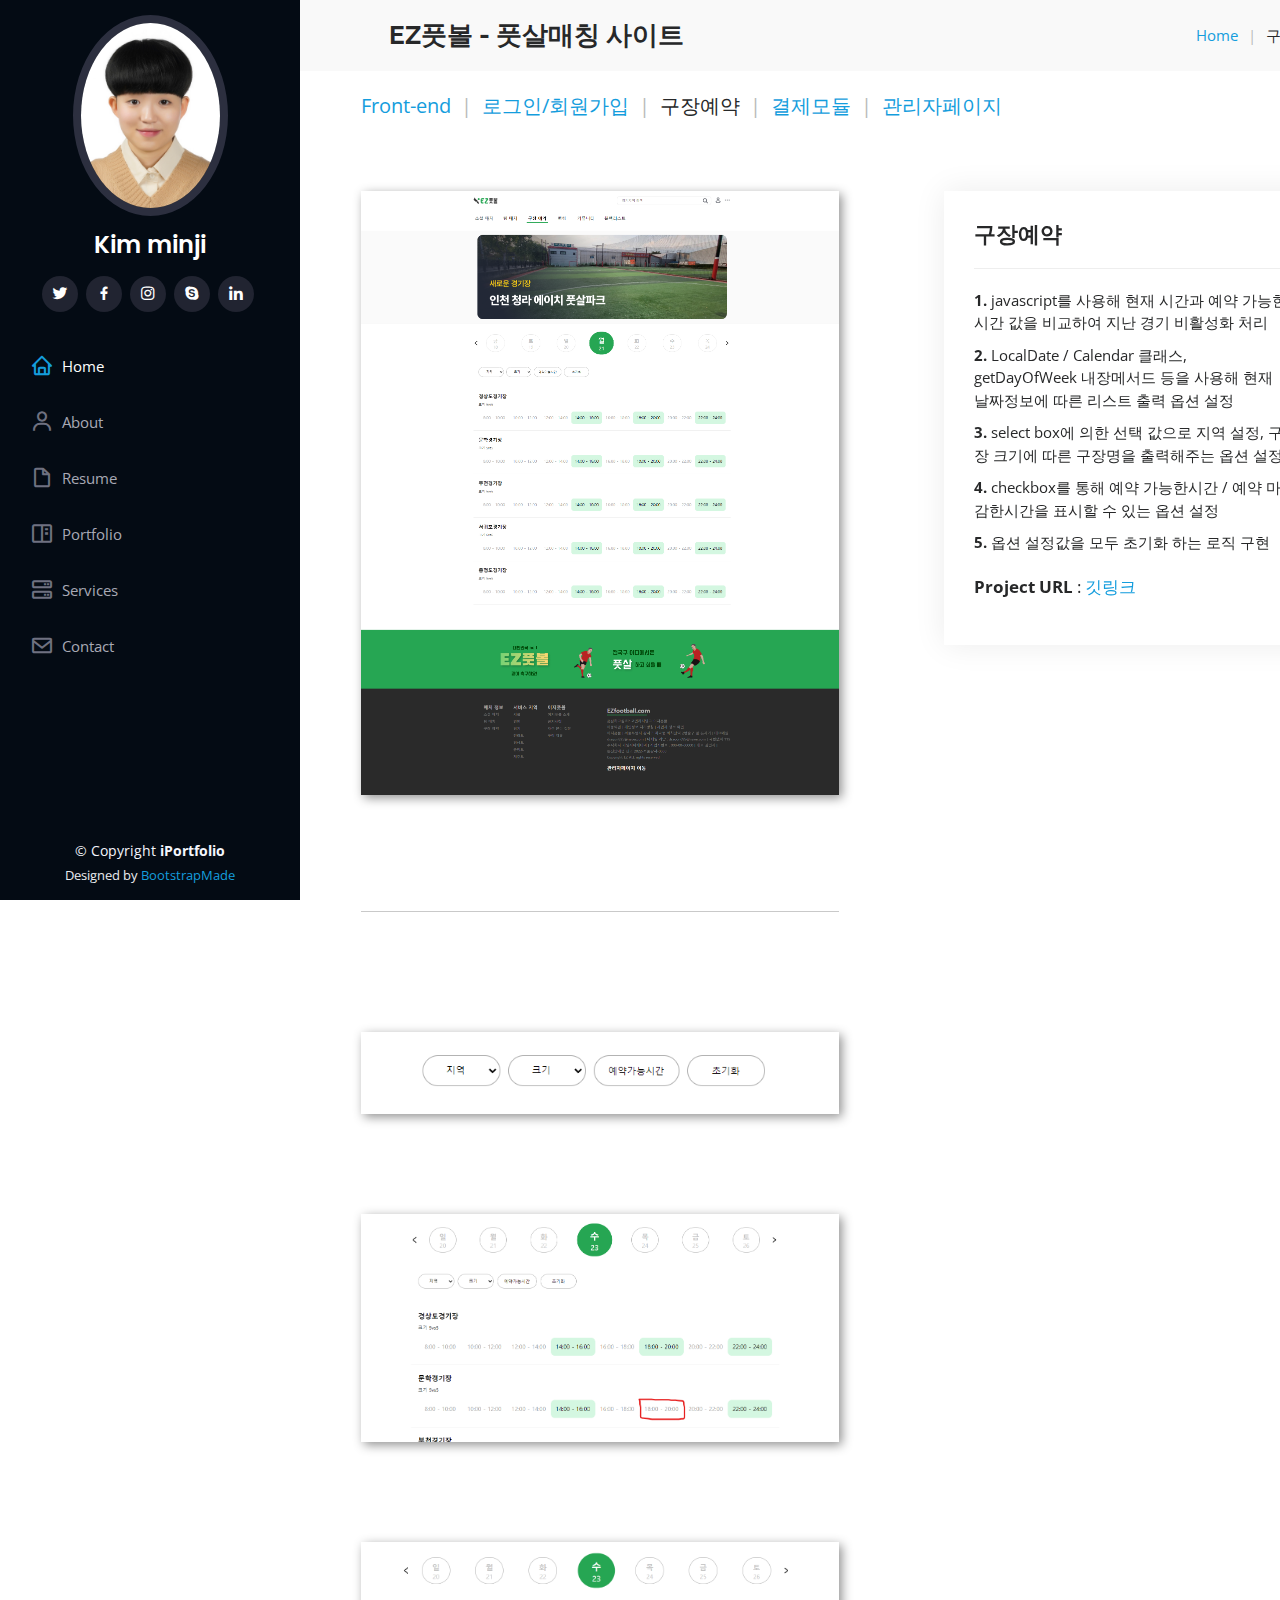
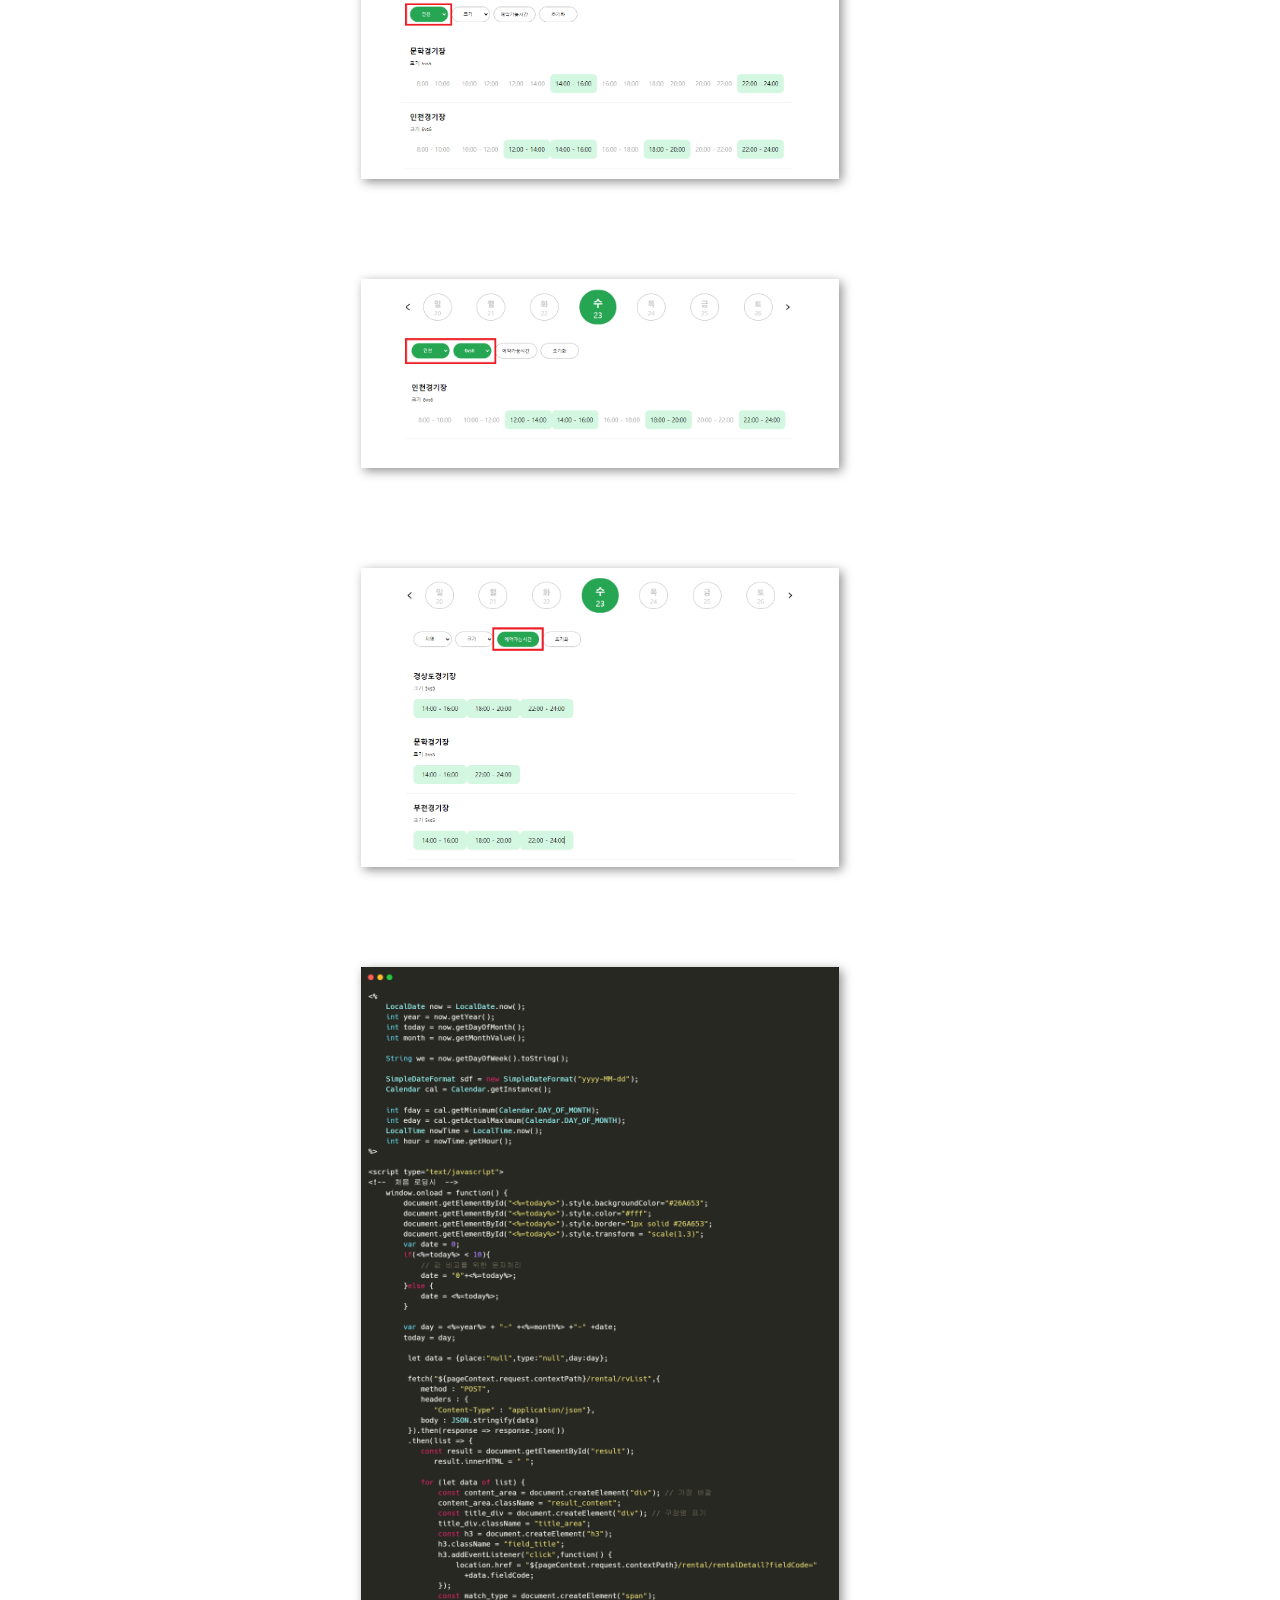
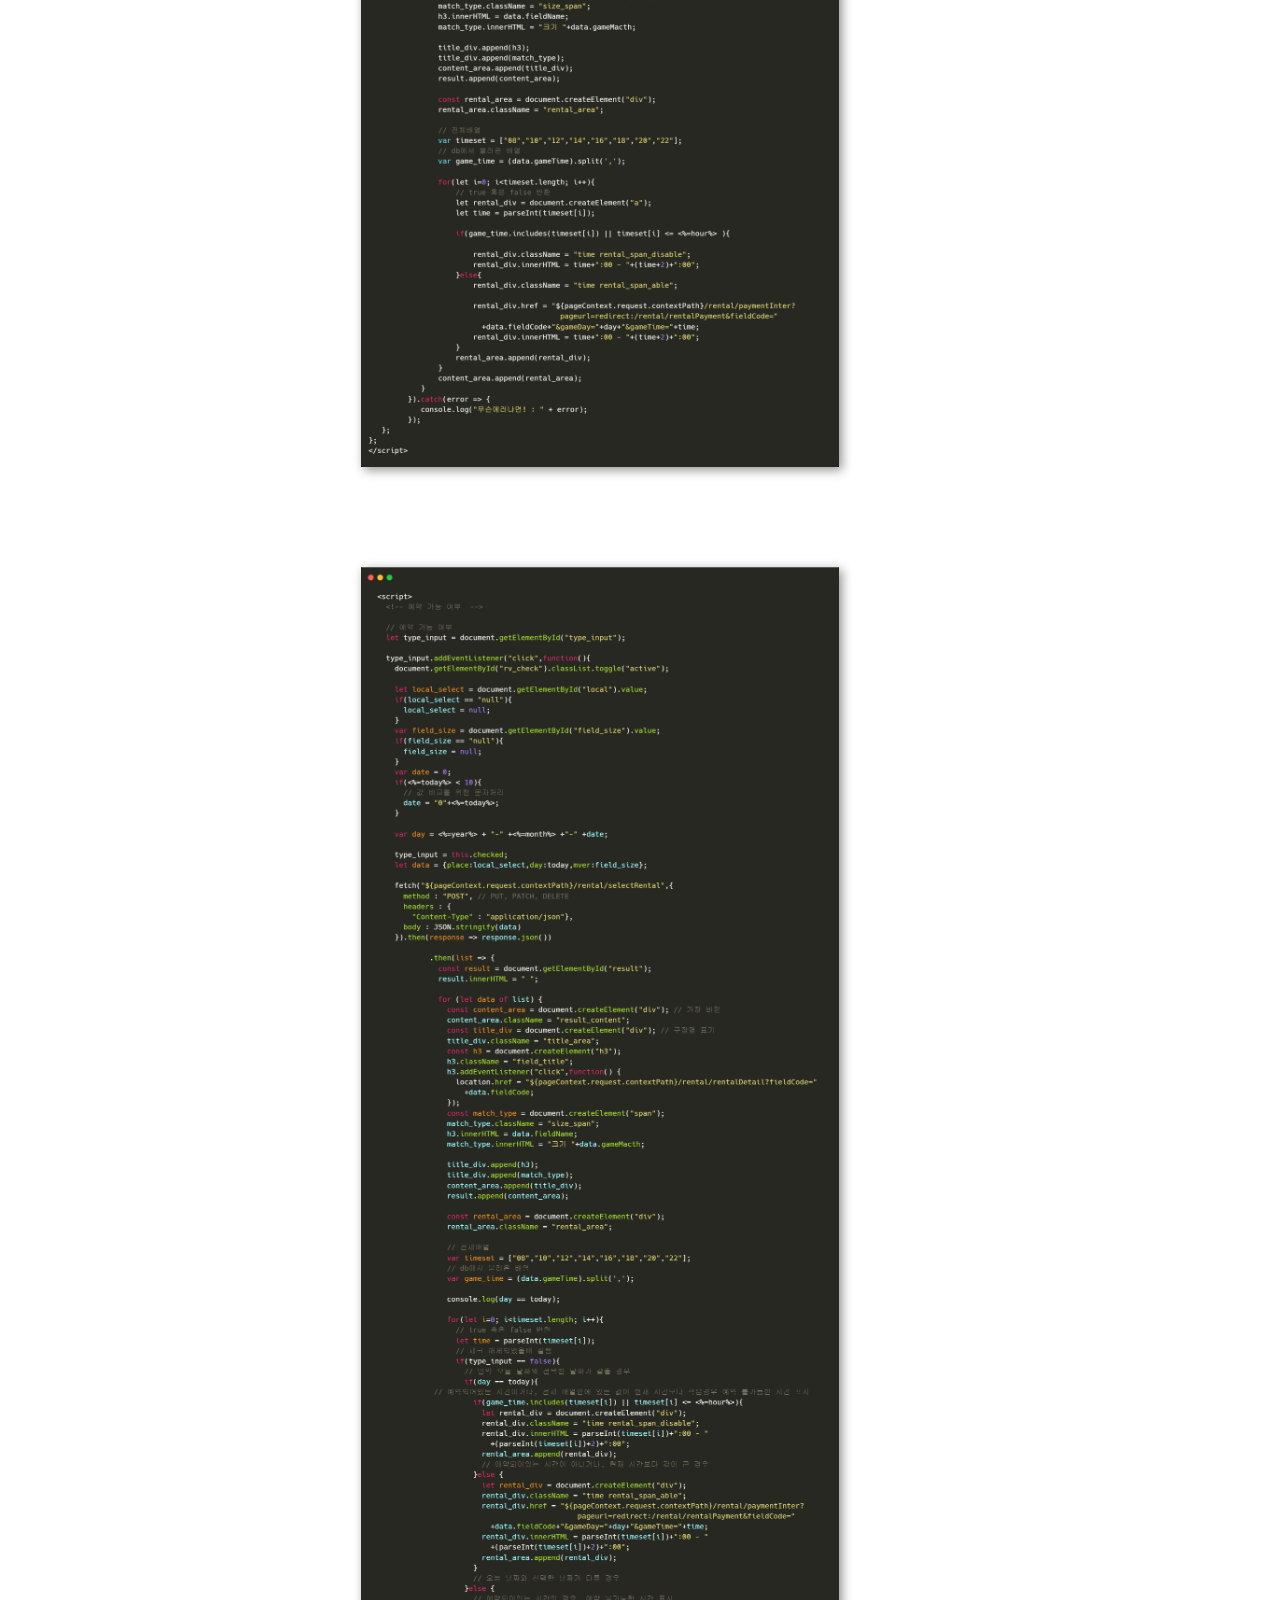
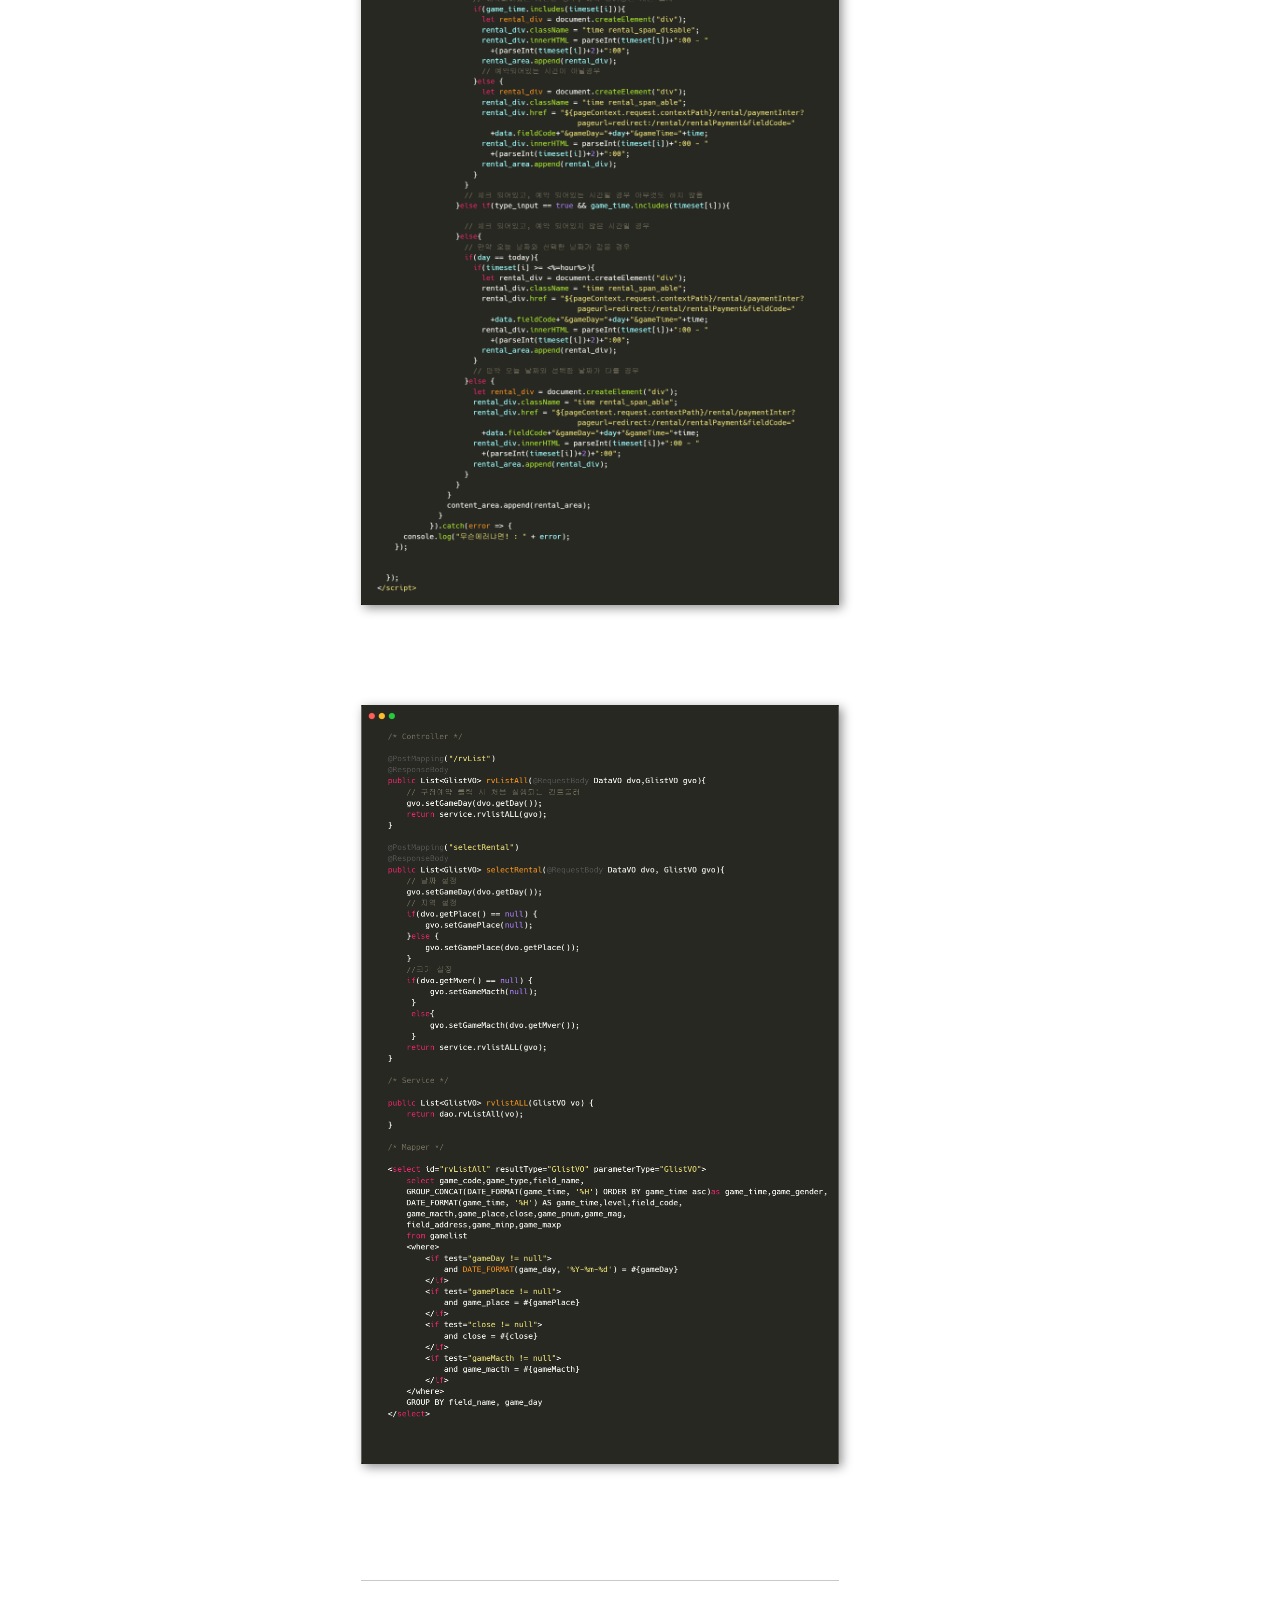
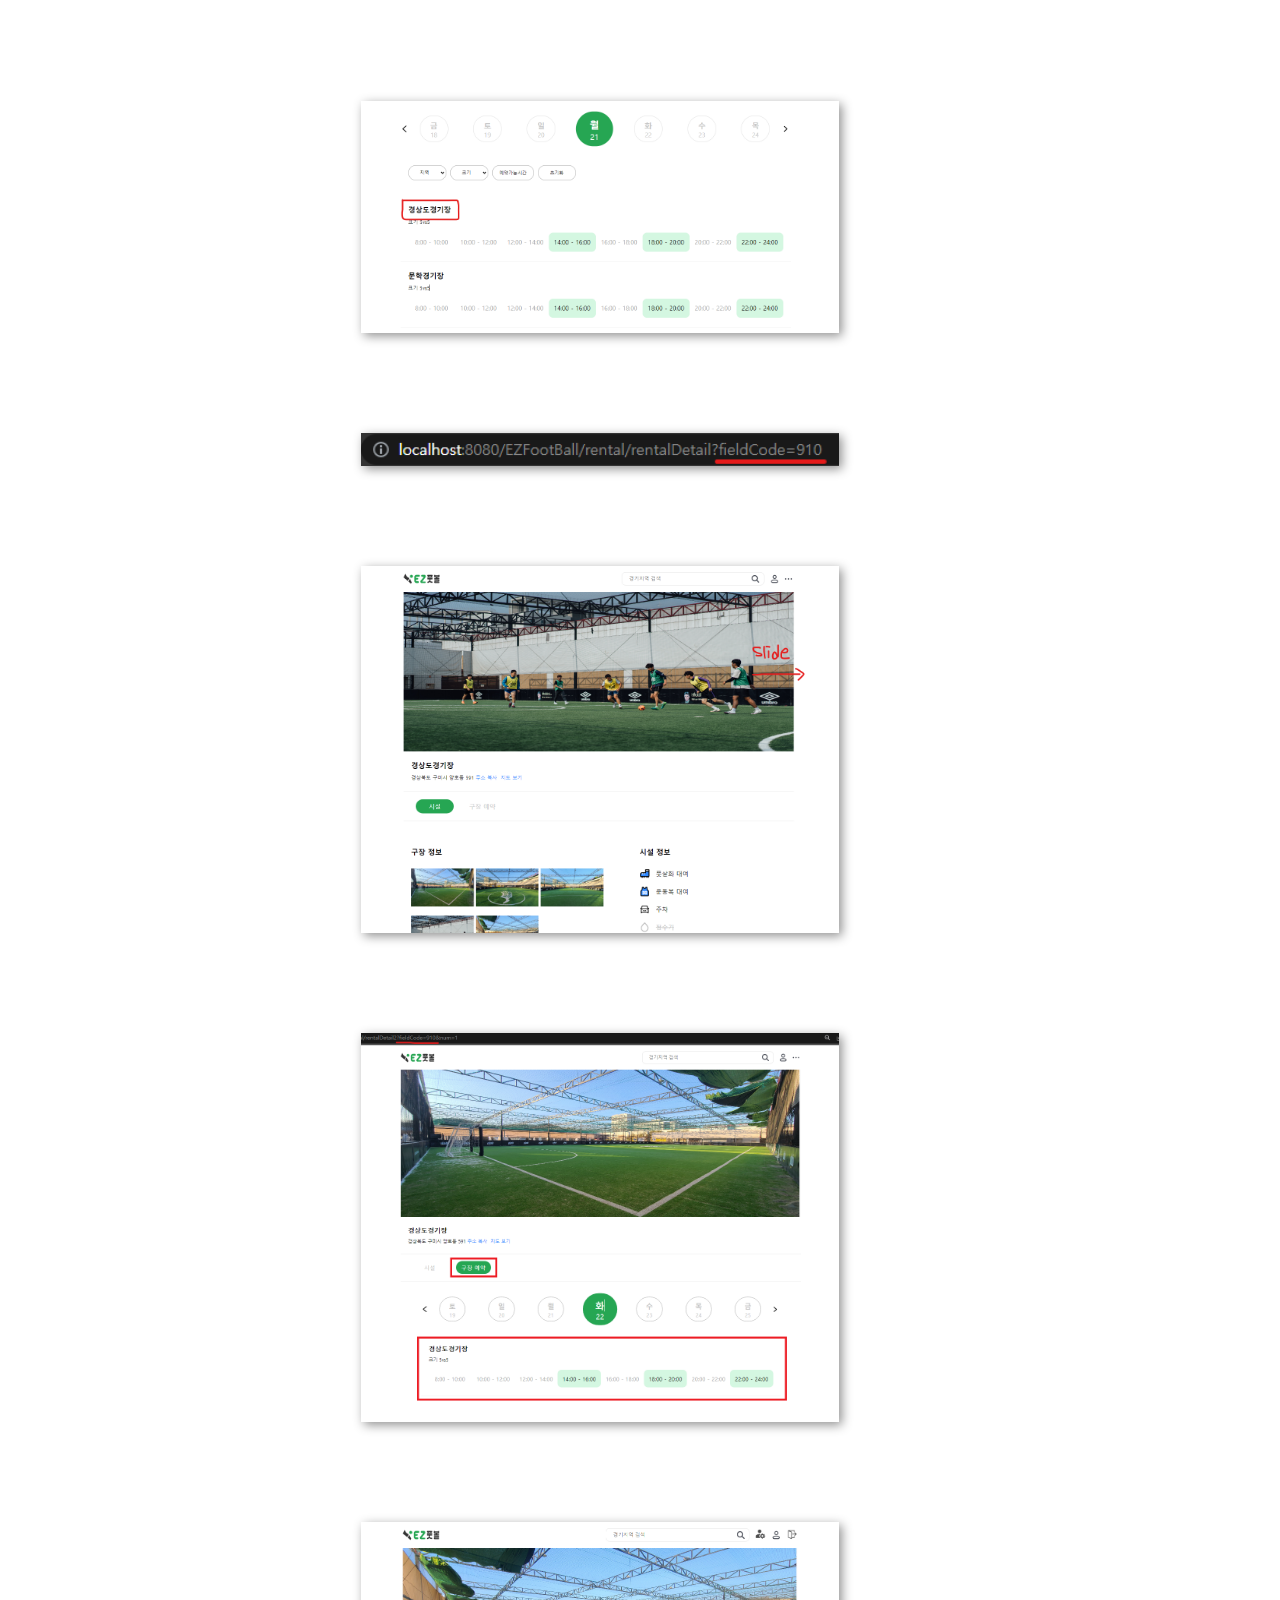
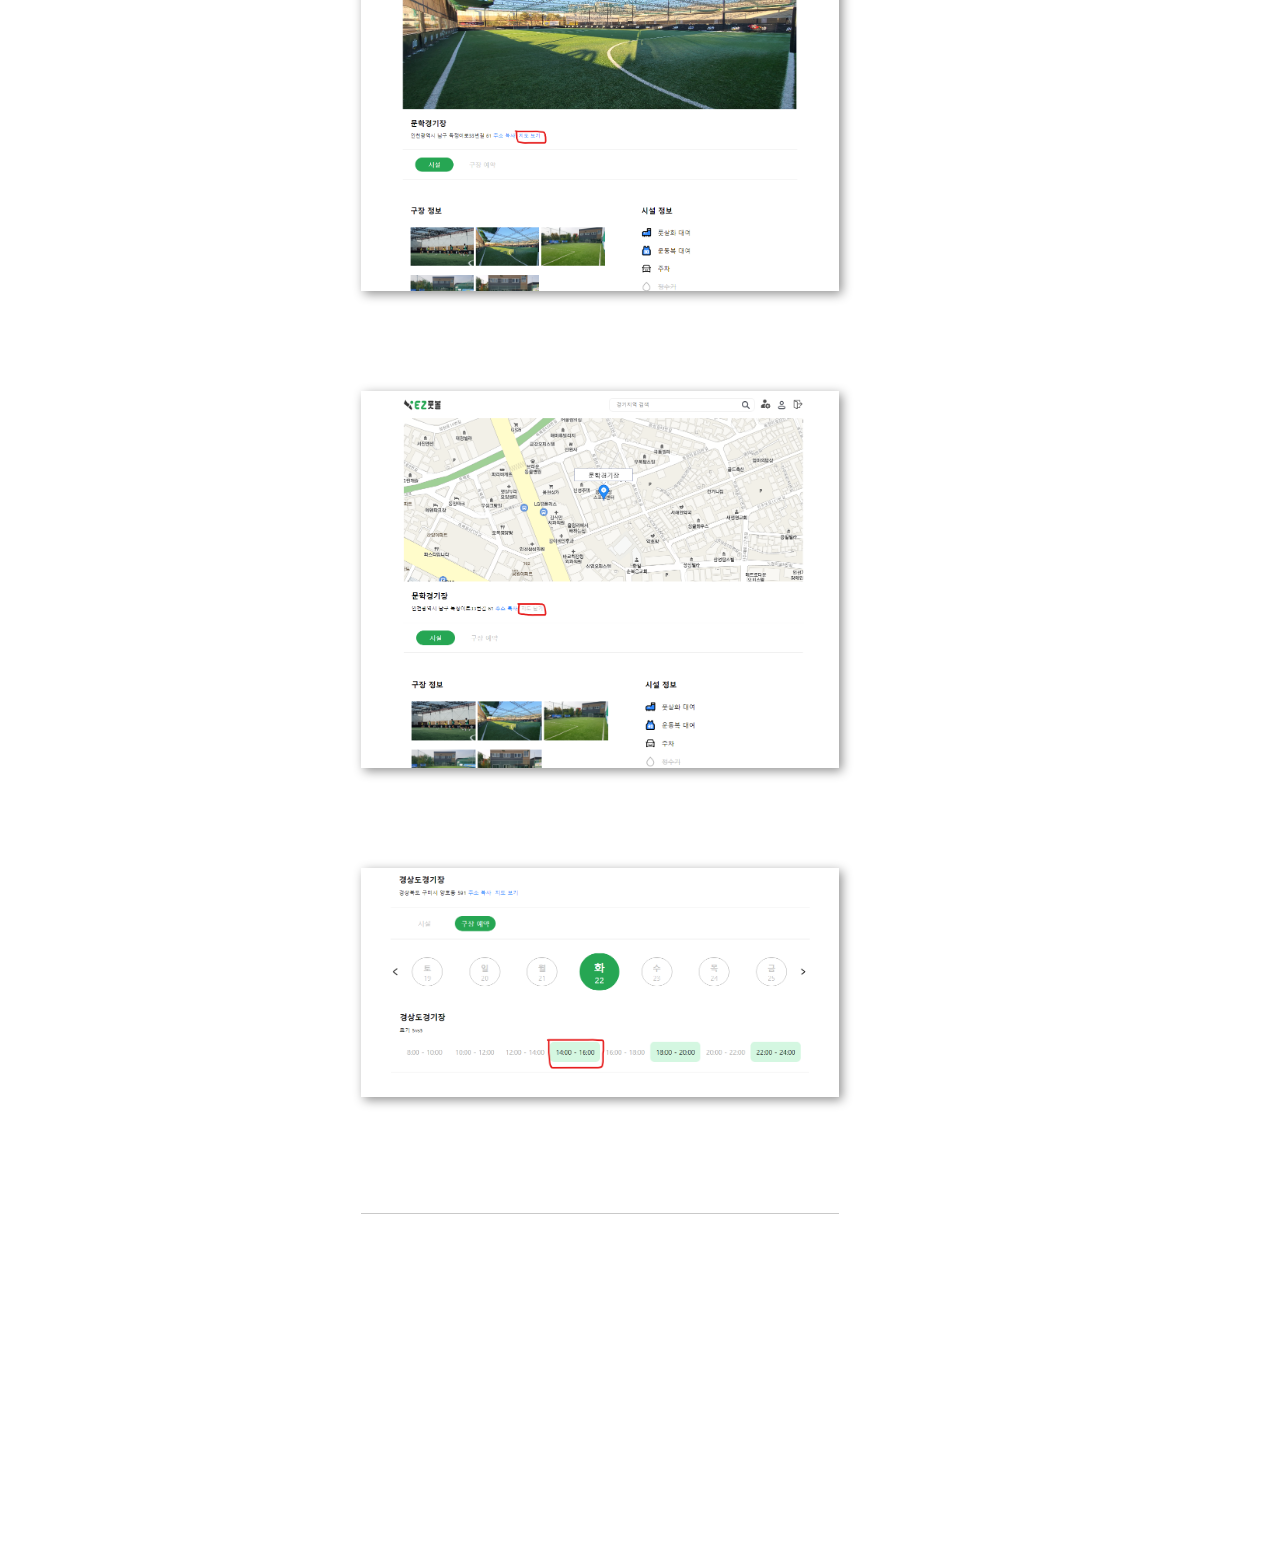
<file: details2/portfolio-details-reservation.html>
<!DOCTYPE html>
<html lang="en">

<head>
  <meta charset="utf-8">
  <meta content="width=device-width, initial-scale=1.0" name="viewport">

  <title>구장예약페이지</title>
  <style>
    main section {
      overflow: inherit;
    }
    .content_left {
      display: flex;
      flex-direction: column;
    }
    .img_area {
      margin-bottom: 100px;

    }

    img {
      cursor: zoom-in;
    }

    .img_area {
      box-shadow: 3px 3px 10px 0px #919191;
    }
    main .content_area {
      margin-bottom:130px;
    }


  </style>
  <meta content="" name="description">
  <meta content="" name="keywords">

  <!-- Favicons -->
  <link href="../assets/img/favicon.png" rel="icon">
  <link href="../assets/img/apple-touch-icon.png" rel="apple-touch-icon">

  <!-- Google Fonts -->
  <link href="https://fonts.googleapis.com/css?family=Open+Sans:300,300i,400,400i,600,600i,700,700i|Raleway:300,300i,400,400i,500,500i,600,600i,700,700i|Poppins:300,300i,400,400i,500,500i,600,600i,700,700i" rel="stylesheet">

  <!-- Vendor CSS Files -->
  <link href="../assets/vendor/aos/aos.css" rel="stylesheet">
  <link href="../assets/vendor/bootstrap/css/bootstrap.min.css" rel="stylesheet">
  <link href="../assets/vendor/bootstrap-icons/bootstrap-icons.css" rel="stylesheet">
  <link href="../assets/vendor/boxicons/css/boxicons.min.css" rel="stylesheet">
  <link href="../assets/vendor/glightbox/css/glightbox.min.css" rel="stylesheet">
  <link href="../assets/vendor/swiper/swiper-bundle.min.css" rel="stylesheet">

  <!-- Template Main CSS File -->
  <link href="../assets/css/style.css" rel="stylesheet">

  <!-- =======================================================
  * Template Name: iPortfolio - v3.9.1
  * Template URL: https://bootstrapmade.com/iportfolio-bootstrap-portfolio-websites-template/
  * Author: BootstrapMade.com
  * License: https://bootstrapmade.com/license/
  ======================================================== -->
</head>

<body>

  <!-- ======= Mobile nav toggle button ======= -->
  <i class="bi bi-list mobile-nav-toggle d-xl-none"></i>

  <!-- ======= Header ======= -->
  <header id="header">
    <div class="d-flex flex-column">

      <div class="profile">
        <img src="../assets/img/profile-img.jpg" alt="" class="img-fluid rounded-circle">
        <h1 class="text-light"><a href="../index.html">Kim minji</a></h1>
        <div class="social-links mt-3 text-center">
          <a href="#" class="twitter"><i class="bx bxl-twitter"></i></a>
          <a href="#" class="facebook"><i class="bx bxl-facebook"></i></a>
          <a href="#" class="instagram"><i class="bx bxl-instagram"></i></a>
          <a href="#" class="google-plus"><i class="bx bxl-skype"></i></a>
          <a href="#" class="linkedin"><i class="bx bxl-linkedin"></i></a>
        </div>
      </div>

      <nav id="navbar" class="nav-menu navbar">
        <ul>
          <li><a href="../index.html" class="nav-link scrollto active"><i class="bx bx-home"></i> <span>Home</span></a>
          <li><a href="#about" class="nav-link scrollto"><i class="bx bx-user"></i> <span>About</span></a></li>
          <li><a href="#resume" class="nav-link scrollto"><i class="bx bx-file-blank"></i> <span>Resume</span></a></li>
          <li><a href="#portfolio" class="nav-link scrollto"><i class="bx bx-book-content"></i> <span>Portfolio</span></a></li>
          <li><a href="#services" class="nav-link scrollto"><i class="bx bx-server"></i> <span>Services</span></a></li>
          <li><a href="#contact" class="nav-link scrollto"><i class="bx bx-envelope"></i> <span>Contact</span></a></li>
        </ul>
      </nav><!-- .nav-menu -->
    </div>
  </header><!-- End Header -->

  <main id="main">

    <!-- ======= Breadcrumbs ======= -->
    <section id="breadcrumbs" class="breadcrumbs">
      <div class="container">

        <div class="d-flex justify-content-between align-items-center">
          <h2 class="details_title">EZ풋볼 - 풋살매칭 사이트</h2>
          <ol>
            <li><a href="../index.html">Home</a></li>
            <li>구현한 기능</li>
          </ol>
        </div>

      </div>
    </section><!-- End Breadcrumbs -->

    <!-- ======= Portfolio Details Section ======= -->
    <section id="portfolio-details" class="portfolio-details">
      <div class="container">
        <div class="content_header">
          <ol>
            <li><a href="portfolio-details.html">Front-end</a></li>
            <li><a href="portfolio-details-login.html">로그인/회원가입</a></li>
            <li>구장예약</li>
            <li><a href="portfolio-details-payments.html">결제모듈</a></li>
            <li><a href="portfolio-details-admin.html">관리자페이지</a></li>
          </ol>
        </div>
        <div class="content_area">
          <div class="content_left">
            <div class="img_area">
              <img onclick="window.open(this.src)" src="../assets/img/portfolio/details-rental/rentalPage.png" alt="">
            </div>

            <hr style="margin-bottom: 120px;">

            <div class="img_area">
              <img onclick="window.open(this.src)" src="../assets/img/portfolio/details-rental/rentalOption1.png" alt="">
            </div>
            <div class="img_area">
              <img onclick="window.open(this.src)" src="../assets/img/portfolio/details-rental/rentalOption2.png" alt="">
            </div>
            <div class="img_area">
              <img onclick="window.open(this.src)" src="../assets/img/portfolio/details-rental/rentalOption3.png" alt="">
            </div>
            <div class="img_area">
              <img onclick="window.open(this.src)" src="../assets/img/portfolio/details-rental/rentalOption4.png" alt="">
            </div>
            <div class="img_area">
              <img onclick="window.open(this.src)" src="../assets/img/portfolio/details-rental/rentalOption5.png" alt="">
            </div>
            <div class="img_area">
              <img onclick="window.open(this.src)" src="../assets/img/portfolio/details-rental/rentalOptionCode1.png" alt="">
            </div>
            <div class="img_area">
              <img onclick="window.open(this.src)" src="../assets/img/portfolio/details-rental/rentalOptionCode2.png" alt="">
            </div>
            <div class="img_area">
              <img onclick="window.open(this.src)" src="../assets/img/portfolio/details-rental/rentalOptionCode3.png" alt="">
            </div>

            <hr style="margin-bottom: 120px;">

            <div class="img_area">
              <img onclick="window.open(this.src)" src="../assets/img/portfolio/details-rental/rentalDetail1.png" alt="">
            </div>
            <div class="img_area">
              <img onclick="window.open(this.src)" src="../assets/img/portfolio/details-rental/rentalDetail2.png" alt="">
            </div>
            <div class="img_area">
              <img onclick="window.open(this.src)" src="../assets/img/portfolio/details-rental/rentalDetail3.png" alt="">
            </div>
            <div class="img_area">
              <img onclick="window.open(this.src)" src="../assets/img/portfolio/details-rental/rentalDetail4.png" alt="">
            </div>
            <div class="img_area">
              <img onclick="window.open(this.src)" src="../assets/img/portfolio/details-rental/rentalDetail5.png" alt="">
            </div>
            <div class="img_area">
              <img onclick="window.open(this.src)" src="../assets/img/portfolio/details-rental/rentalDetail5-2.png" alt="">
            </div>
            <div class="img_area">
              <img onclick="window.open(this.src)" src="../assets/img/portfolio/details-rental/rentalDetail6.png" alt="">
            </div>

            <hr style="margin-bottom: 120px;">

          </div>

          <div class="col-lg-4 col-width">
            <div class="portfolio-info login-info">
              <h3 class="description">구장예약</h3>
              <ul class="desc_ul">
                <li class="desc_li"><strong>1. </strong><span class="description">javascript를 사용해 현재 시간과 예약 가능한 시간 값을 비교하여 지난 경기 비활성화 처리</span></li>
                <li class="desc_li"><strong>2. </strong><span class="description">LocalDate / Calendar 클래스, getDayOfWeek 내장메서드 등을 사용해 현재 날짜정보에 따른 리스트 출력 옵션 설정</span></li>
                <li class="desc_li"><strong>3. </strong><span class="description">select box에 의한 선택 값으로 지역 설정, 구장 크기에 따른 구장명을 출력해주는 옵션 설정</span></li>
                <li class="desc_li"><strong>4. </strong><span class="description">checkbox를 통해 예약 가능한시간 / 예약 마감한시간을 표시할 수 있는 옵션 설정</span></li>
                <li class="desc_li"><strong>5. </strong><span class="description">옵션 설정값을 모두 초기화 하는 로직 구현</span></li>
                <li class="desc_li"><strong>Project URL </strong>: <a href="#">깃링크</a></li>
              </ul>
            </div>
            <!--            <div class="portfolio-description">
                          <h2>코드 리뷰</h2>
                          <p>- strokeDasharray, strokeDashoffset을 활용한 스크롤 효과</p>
                          <img onclick="window.open(this.src)" src="../assets/img/portfolio/details-front-end/starterPageCode.png">
                          <p>- 스크롤에 따라 달라지는 배경색에 로고 글자색을 변경해주는 소스</p>
                          <img onclick="window.open(this.src)" src="../assets/img/portfolio/details-front-end/starterPageCode2.png">
                        </div>-->
          </div>
        </div>

      </div>
    </section><!-- End Portfolio Details Section -->
    <script>
      let description = document.querySelectorAll(".description");
      //description[4].parentElement.style.display = "none";

      let login_info = document.querySelector(".login-info");

      window.onscroll = function() {
        var winScroll = document.body.scrollTop || document.documentElement.scrollTop;

        console.log("얼마나 스크롤? scrollTop :"+winScroll);

        if(winScroll > 0 && winScroll < 3000){
          description[0].innerHTML = "구장예약";
          description[1].innerHTML = "javascript를 사용해 현재 시간과 예약 가능한 시간 값을 비교하여 지난 경기 비활성화 처리";
          description[2].innerHTML = "LocalDate / Calendar 클래스, getDayOfWeek 내장메서드 등을 사용해 현재 날짜정보에 따른 리스트 출력 옵션 설정";
          description[3].innerHTML = "select box에 의한 선택 값으로 지역 설정, 구장 크기에 따른 구장명을 출력해주는 옵션 설정";
          description[4].innerHTML = "checkbox를 통해 예약 가능한시간 / 예약 마감한시간을 표시할 수 있는 옵션 설정";
          description[5].innerHTML = "옵션 설정값을 모두 초기화 하는 로직 구현";

          description[5].parentElement.style.display = "flex";

          login_info.style.transition = "all 0.5s";
          login_info.style.top = "50px";
        }else if(winScroll > 3000 && winScroll < 4500){
          description[0].innerHTML = "window 로드시 비동기통신 코드";
          description[1].innerHTML = "data변수에 현재 날짜를 담아서 전송";
          description[2].innerHTML = "REST API를 이용해 DB에서 불러온 예약 되어있는 시간을 GROUP_CONCAT으로 불러와 split() 함수를 사용하여 쉼표 단위로 구분";
          description[3].innerHTML = "전체 시간이 설정된 배열에 includes를 통해 예약 불가능한 시간이 설정된 태그에 새로운 클래스를 추가해 disabled처리 하여 출력";
          description[4].innerHTML = "if문을 통해 배열안에 담긴 시간이 현재시간보다 작을경우 disabled 처리하여 지난경기 비활성화";

          description[4].parentElement.style.display = "flex";
          description[5].parentElement.style.display = "none";

          login_info.style.transition = "all 0.5s";
          login_info.style.top = "50px";
        }else if(winScroll > 4500 && winScroll < 6900) {
          description[0].innerHTML = "예약 가능여부 구현";
          description[1].innerHTML = "data변수에 현재날짜, 지역설정값, 크기 설정값을 담아 전송";
          description[2].innerHTML = "지난 시간 경기 마감처리";
          description[3].innerHTML = "각각의 상황에 대한 예외처리 소스에 주석정리";

          description[2].parentElement.style.display = "flex";
          description[3].parentElement.style.display = "flex";
          description[4].parentElement.style.display = "none";
          description[5].parentElement.style.display = "none";

          login_info.style.transition = "all 0.5s";
          login_info.style.top = "50px";
        }else if(winScroll > 6900 && winScroll < 8100) {
          description[0].innerHTML = "비동기통신 Controller/Service";
          description[1].innerHTML = "@ResponseBody, @RequestBody를 통한 통신";
          description[2].innerHTML = "Mapper에서 각각의 옵션값들을 통해 List형식으로 결과값을 보냄";
          description[3].innerHTML = "service를 통해 받아온 값을 Controller에서 List형식으로 반환";

          description[2].parentElement.style.display = "flex";
          description[3].parentElement.style.display = "flex";
          description[4].parentElement.style.display = "none";
          description[5].parentElement.style.display = "none";

          login_info.style.transition = "all 0.5s";
          login_info.style.top = "50px";
        }else if(winScroll > 8100 && winScroll < 10800) {
          description[0].innerHTML = "상세페이지 이동";
          description[1].innerHTML = "경기장 이름 클릭시 경기장코드 get방식으로 back로직에 전달";
          description[2].innerHTML = "상세페이지 배너 자동 슬라이드";
          description[3].innerHTML = "경기장코드 정보를 토대로 소메뉴 클릭시 선택한 경기장에 대한 예약가능 시간 표시";
          description[4].innerHTML = "지도보기 버튼 클릭시 clearTimeout()을 통해 자동슬라이드 중지 후 지도맵 활성화, 지도닫기 버튼 클릭시 setTimeout() 함수 재실행";

          description[2].parentElement.style.display = "flex";
          description[3].parentElement.style.display = "flex";
          description[4].parentElement.style.display = "flex";
          description[5].parentElement.style.display = "none";

          login_info.style.transition = "all 0.5s";
          login_info.style.top = "50px";
        }else if(winScroll > 10800) {
          description[0].innerHTML = "결제페이지 이동";
          description[1].innerHTML = "예약가능시간 클릭시 경기장코드, 날짜, 시간데이터 Back에 전송 후 결제페이지 이동";
          description[2].parentElement.style.display = "none";
          description[3].parentElement.style.display = "none";
          description[4].parentElement.style.display = "none";
          description[5].parentElement.style.display = "none";

          login_info.style.transition = "all 0.5s";
          login_info.style.top = "235px";
        }
      }

      // const maxScrollValue = element.scrollHeight - element.clientHeight;


    </script>
  </main><!-- End #main -->

  <!-- ======= Footer ======= -->
  <footer id="footer">
    <div class="container">
      <div class="copyright">
        &copy; Copyright <strong><span>iPortfolio</span></strong>
      </div>
      <div class="credits">
        <!-- All the links in the footer should remain intact. -->
        <!-- You can delete the links only if you purchased the pro version. -->
        <!-- Licensing information: https://bootstrapmade.com/license/ -->
        <!-- Purchase the pro version with working PHP/AJAX contact form: https://bootstrapmade.com/iportfolio-bootstrap-portfolio-websites-template/ -->
        Designed by <a href="https://bootstrapmade.com/">BootstrapMade</a>
      </div>
    </div>
  </footer><!-- End  Footer -->

  <a href="#" class="back-to-top d-flex align-items-center justify-content-center"><i class="bi bi-arrow-up-short"></i></a>

  <!-- Vendor JS Files -->
  <script src="../assets/vendor/purecounter/purecounter_vanilla.js"></script>
  <script src="../assets/vendor/aos/aos.js"></script>
  <script src="../assets/vendor/bootstrap/js/bootstrap.bundle.min.js"></script>
  <script src="../assets/vendor/glightbox/js/glightbox.min.js"></script>
  <script src="../assets/vendor/isotope-layout/isotope.pkgd.min.js"></script>
  <script src="../assets/vendor/swiper/swiper-bundle.min.js"></script>
  <script src="../assets/vendor/typed.js/typed.min.js"></script>
  <script src="../assets/vendor/waypoints/noframework.waypoints.js"></script>
  <script src="../assets/vendor/php-email-form/validate.js"></script>

  <!-- Template Main JS File -->
  <script src="../assets/js/main.js"></script>



</body>

</html>
</file>
<file: assets/css/style.css>
/**
* Template Name: iPortfolio - v3.9.1
* Template URL: https://bootstrapmade.com/iportfolio-bootstrap-portfolio-websites-template/
* Author: BootstrapMade.com
* License: https://bootstrapmade.com/license/
*/

/*--------------------------------------------------------------
# General
--------------------------------------------------------------*/
body {
  font-family: "Open Sans", sans-serif;
  color: #272829;
}

a {
  color: #149ddd;
  text-decoration: none;
}

a:hover {
  color: #37b3ed;
  text-decoration: none;
}

h1,
h2,
h3,
h4,
h5,
h6 {
  font-family: "Raleway", sans-serif;
}

/*--------------------------------------------------------------
# Back to top button
--------------------------------------------------------------*/
.back-to-top {
  position: fixed;
  visibility: hidden;
  opacity: 0;
  right: 15px;
  bottom: 15px;
  z-index: 996;
  background: #149ddd;
  width: 40px;
  height: 40px;
  border-radius: 50px;
  transition: all 0.4s;
}

.back-to-top i {
  font-size: 28px;
  color: #fff;
  line-height: 0;
}

.back-to-top:hover {
  background: #2eafec;
  color: #fff;
}

.back-to-top.active {
  visibility: visible;
  opacity: 1;
}

/*--------------------------------------------------------------
# Header
--------------------------------------------------------------*/
#header {
  position: fixed;
  top: 0;
  left: 0;
  bottom: 0;
  width: 300px;
  transition: all ease-in-out 0.5s;
  z-index: 9997;
  transition: all 0.5s;
  padding: 0 15px;
  background: #040b14;
  overflow-y: auto;
}

#header .profile img {
  margin: 15px auto;
  display: block;
  width: 155px;
  border: 8px solid #2c2f3f;
}

#header .profile h1 {
  font-size: 24px;
  margin: 0;
  padding: 0;
  font-weight: 600;
  -moz-text-align-last: center;
  text-align-last: center;
  font-family: "Poppins", sans-serif;
}

#header .profile h1 a,
#header .profile h1 a:hover {
  color: #fff;
  text-decoration: none;
}

#header .profile .social-links a {
  font-size: 18px;
  display: inline-block;
  background: #212431;
  color: #fff;
  line-height: 1;
  padding: 8px 0;
  margin-right: 4px;
  border-radius: 50%;
  text-align: center;
  width: 36px;
  height: 36px;
  transition: 0.3s;
}

#header .profile .social-links a:hover {
  background: #149ddd;
  color: #fff;
  text-decoration: none;
}

#main {
  margin-left: 300px;
}

@media (max-width: 1199px) {
  #header {
    left: -300px;
  }

  #main {
    margin-left: 0;
  }
}

/*--------------------------------------------------------------
# Navigation Menu
--------------------------------------------------------------*/
/* Desktop Navigation */
.nav-menu {
  padding: 30px 0 0 0;
}

.nav-menu * {
  margin: 0;
  padding: 0;
  list-style: none;
}

.nav-menu>ul>li {
  position: relative;
  white-space: nowrap;
}

.nav-menu a,
.nav-menu a:focus {
  display: flex;
  align-items: center;
  color: #a8a9b4;
  padding: 12px 15px;
  margin-bottom: 8px;
  transition: 0.3s;
  font-size: 15px;
}

.nav-menu a i,
.nav-menu a:focus i {
  font-size: 24px;
  padding-right: 8px;
  color: #6f7180;
}

.nav-menu a:hover,
.nav-menu .active,
.nav-menu .active:focus,
.nav-menu li:hover>a {
  text-decoration: none;
  color: #fff;
}

.nav-menu a:hover i,
.nav-menu .active i,
.nav-menu .active:focus i,
.nav-menu li:hover>a i {
  color: #149ddd;
}

/* Mobile Navigation */
.mobile-nav-toggle {
  position: fixed;
  right: 15px;
  top: 15px;
  z-index: 9998;
  border: 0;
  font-size: 24px;
  transition: all 0.4s;
  outline: none !important;
  background-color: #149ddd;
  color: #fff;
  width: 40px;
  height: 40px;
  display: inline-flex;
  align-items: center;
  justify-content: center;
  line-height: 0;
  border-radius: 50px;
  cursor: pointer;
}

.mobile-nav-active {
  overflow: hidden;
}

.mobile-nav-active #header {
  left: 0;
}

/*--------------------------------------------------------------
# Hero Section
--------------------------------------------------------------*/
#hero {
  width: 100%;
  height: 100vh;
  background: url("../img/main_bg.jpg") top center;
  background-size: cover;
}
#hero:before {
  content: "";
  background: rgba(5, 13, 24, 0.3);
  position: absolute;
  bottom: 0;
  top: 0;
  left: 0;
  right: 0;
  z-index: 1;
}

#hero .hero-container {
  position: relative;
  z-index: 2;
  min-width: 300px;
}

#hero h1 {
  margin: 0 0 10px 0;
  font-size: 100px;
  font-weight: 700;
  line-height: 56px;
  color: #fff;
}

#hero p {
  color: #fff;
  margin-bottom: 50px;
  font-size: 26px;
  font-family: "Poppins", sans-serif;
  margin-top: 20px;
  margin-left: 8px;
}

#hero p span {
  color: #fff;
  padding-bottom: 4px;
  letter-spacing: 1px;
  border-bottom: 3px solid #149ddd;
}

@media (min-width: 1400px) {
  .container, .container-lg, .container-md, .container-sm, .container-xl, .container-xxl {
    max-width: 1300px;
  }
}

@media (min-width: 1024px) {
  #hero {
    background-attachment: fixed;
  }
}

@media (max-width: 768px) {
  #hero h1 {
    font-size: 28px;
    line-height: 36px;
  }

  #hero h2 {
    font-size: 18px;
    line-height: 24px;
    margin-bottom: 30px;
  }
}

/*--------------------------------------------------------------
# Sections General
--------------------------------------------------------------*/
section {
  padding: 90px 0;
  overflow: hidden;
}

.section-bg {
  background: #f5f8fd;
}

.section-title {
  padding-bottom: 30px;
}

.section-title h2 {
  font-size: 32px;
  font-weight: bold;
  margin-bottom: 20px;
  padding-bottom: 20px;
  position: relative;
  color: #173b6c;
}

.section-title h2::after {
  content: "";
  position: absolute;
  display: block;
  width: 50px;
  height: 3px;
  background: #149ddd;
  bottom: 0;
  left: 0;
}

.section-title p {
  margin-bottom: 0;
  font-size: 21px;

}

/*--------------------------------------------------------------
# About
--------------------------------------------------------------*/
.about .content h3 {
  font-weight: 700;
  font-size: 26px;
  color: #173b6c;
}

.about .content ul {
  list-style: none;
  padding: 0;
}

.about .content ul li {
  margin-bottom: 18px;
  display: flex;
  align-items: center;
}

.about .content ul strong {
  margin-right: 10px;
}

.about .content ul i {
  font-size: 16px;
  margin-right: 5px;
  color: #149ddd;
  line-height: 0;
  width: 25px;
}

.about .content p:last-child {
  margin-bottom: 0;
}

.fa-github:before {
  content: "\f09b";
  font-size: 19px;
}

.fa-location-dot:before, .fa-map-marker-alt:before {
  content: "\f3c5";
  font-size: 20px;
}

.fa-envelope:before {
  content: "\f0e0";
  font-size: 17px;
}

.fa-phone:before {
  content: "\f095";
  font-size: 16px;
}

.fa-male:before, .fa-person:before {
  content: "\f183";
  font-size: 22px;
}
.fst-italic {
  margin-top: 0;
  margin-bottom: 1rem;
}
.fst-noitalic {
  margin-bottom:4rem;
}

.col-lg-8 {
  padding-left: 35px;

}

[data-aos][data-aos][data-aos-easing=ease-in-out], body[data-aos-easing=ease-in-out] [data-aos] {
  transition-timing-function: cubic-bezier(0.68, -0.55, 0.27, 1.55);
}

/*--------------------------------------------------------------
# Akills
--------------------------------------------------------------*/
.skills {
  display: flex;
  align-items: center;
}
.skills_area {
  display: flex;
  flex-direction: column;
  gap: 30px;
  width: 77%;
}

.skills_content:first-child {
  margin-bottom: 30px;
  margin-top: 30px;
}

.skills_content:last-child {
  justify-content: space-around;
}

.skills_img {
  height: 100px !important;
}

.skills > img {
  height: 120px;
  max-width: 200px;
}
.skills_content {
  display: flex;
  justify-content: space-between;
}

.skills > .container {
  margin-bottom: 40px;
}

.skills_img2 {
  margin-left: 28px;
}


/*--------------------------------------------------------------
# Resume
--------------------------------------------------------------*/
.resume .resume-title {
  font-size: 26px;
  font-weight: 700;
  margin-top: 20px;
  margin-bottom: 20px;
  color: #050d18;
}

.resume .resume-item {
  padding: 0 0 20px 20px;
  margin-top: -2px;
  border-left: 2px solid #1f5297;
  position: relative;
}

.resume .resume-item h4 {
  line-height: 18px;
  font-size: 18px;
  font-weight: 600;
  text-transform: uppercase;
  font-family: "Poppins", sans-serif;
  color: #050d18;
  margin-bottom: 10px;
}

.resume .resume-item h5 {
  font-size: 16px;
  background: #e4edf9;
  padding: 5px 15px;
  display: inline-block;
  font-weight: 600;
  margin-bottom: 10px;
}

.resume .resume-item ul {
  padding-left: 20px;
}

.resume .resume-item ul li {
  padding-bottom: 10px;
}

.resume .resume-item:last-child {
  padding-bottom: 0;
}

.resume .resume-item::before {
  content: "";
  position: absolute;
  width: 16px;
  height: 16px;
  border-radius: 50px;
  left: -9px;
  top: 0;
  background: #fff;
  border: 2px solid #1f5297;
}

/*--------------------------------------------------------------
# Portfolio
--------------------------------------------------------------*/
.glightbox-clean .gslide-title {
  color: white;
  text-align: center;
  font-weight: bold;
  font-size: 1.5rem;
}
.glightbox-clean .gslide-description {
  background: transparent;
}
.portfolio .portfolio-item {
  margin-bottom: 50px;
  width:50%;
  height: 1100px;
}

.portfolio .portfolio-item:nth-child(3), .portfolio .portfolio-item:nth-child(4)  {
  height: 815px;
}

.img-fluid {
  max-width: 100%;
}

.col-lg-4 {
  padding-left: 105px;
}

.row .photo_area {
  padding-left: 15px;
}

.col-width {
  width:50%;
}
.portfolio #portfolio-flters {
  padding: 0;
  margin: 15px auto 80px auto;
  list-style: none;
  text-align: center;
  background: #fff;
  border-radius: 50px;
  padding: 2px 25px;
}

.portfolio #portfolio-flters li {
  cursor: pointer;
  display: inline-block;
  padding: 10px 15px 8px 15px;
  font-size: 14px;
  font-weight: 600;
  line-height: 1;
  text-transform: uppercase;
  color: #272829;
  margin-bottom: 5px;
  transition: all 0.3s ease-in-out;
}

.portfolio #portfolio-flters li:hover,
.portfolio #portfolio-flters li.filter-active {
  color: #149ddd;
}

.portfolio #portfolio-flters li:last-child {
  margin-right: 0;
}

.portfolio .portfolio-wrap {
  transition: 0.3s;
  position: relative;
  overflow: hidden;
  z-index: 1;
  cursor: pointer;
}

.portfolio .portfolio-wrap::before {
  content: "";
  background: rgba(255, 255, 255, 0.5);
  position: absolute;
  left: 0;
  right: 0;
  top: 0;
  bottom: 0;
  transition: all ease-in-out 0.3s;
  z-index: 2;
  opacity: 0;
}

.portfolio .portfolio-wrap .portfolio-links {
  opacity: 1;
  left: 0;
  right: 0;
  bottom: -60px;
  z-index: 3;
  position: absolute;
  transition: all ease-in-out 0.3s;
  display: flex;
  justify-content: center;
}

.portfolio .portfolio-wrap .portfolio-links a {
  color: #fff;
  font-size: 28px;
  text-align: center;
  background: rgba(20, 157, 221, 0.75);
  transition: 0.3s;
  width: 50%;
}

.portfolio .portfolio-wrap .portfolio-links a:hover {
  background: rgba(20, 157, 221, 0.95);
}

.portfolio .portfolio-wrap .portfolio-links a+a {
  border-left: 1px solid #37b3ed;
}

.portfolio .portfolio-wrap:hover::before {
  top: 0;
  left: 0;
  right: 0;
  bottom: 0;
  opacity: 1;
}

.portfolio .portfolio-wrap:hover .portfolio-links {
  opacity: 1;
  bottom: 0;
}

.project_title {
  font-weight: bold;
  margin-top:30px;
  text-align: center;
}

.gitLink {
  color: #424242;
}
.col-md-6 h5 {
  text-align: center;
  margin-bottom: 30px;
}
/*--------------------------------------------------------------
# Portfolio Details
--------------------------------------------------------------*/

.select_title {
  font-weight: bold;
}
.non_select_title {
  font-size:16px;
}
.page_img img {
  cursor: zoom-in;
}

#portfolio-details .container {
  margin-left: 5%;
}
.content_area {
  display: flex;
  margin-bottom: 250px;
}
.content_left {
  padding: 0px;
  display: flex;
  width: 50%;
}
.img_area {
  width: 100%;
}

.img_area img {
  width:100%;
}
.page_img {
  box-shadow: 3px 3px 10px 0px #919191;
}
.page_content_area .page_img img {
  height: 728px;
}

.content_area1 {
  display: flex;
  flex-direction: column;
  margin-bottom: 150px;
}

.content_area1 .content_left {
  display: flex;
  width: 70%;
}

.mainPage_desc {
  width: 63%;
}

.banner_container {
  max-width: 1024px;
  width:1024px;
  display: flex;
  justify-content: center;
  overflow: hidden;
  position: relative;
  margin-left: -21px;
}
.banner_content_area {
  display: flex;
  justify-content: center;
  align-items: center;
  white-space: nowrap;
  width: 100%;
  height: 100%;
  transition: all 0.5s;
}
.banner_content {
  width: 100%;
  height: 100%;

}
.banner_image {
  width: 100%;
  height: 90%;
  border-radius: 35px;
  padding: 15px;
}

.page_container {
  position: relative;
  display: grid;
  height: 100%;
  max-height: 100%;
  cursor: default;
  max-width: 1200px;
  margin: 0 auto;
}

.pagination-area {
  position: absolute;
  bottom: 35px;
}

.pagination_controller {
  display: flex;
  flex-direction: row;
  align-items: center;
  justify-content: space-between;
  padding: 0 1rem;
  width: 135px;
  height: 36px;
  font-size: .875rem;
  color: #fff;
  border-radius: 20px;
  background-color: rgba(0, 0, 0, .5);
}

.index_num {
  margin-right: auto;
}

.control_wrapper {
  display: flex;
  align-items: center;
  justify-content: space-between;
  width: 50px;
}

.control_previous_button, .control_play_pause_button,
.control_next_button {
  padding: 0;
  background: none;
  border: 0;
  color: #fff;
  cursor: pointer;
}

.control_play_pause_button {
  display: flex;
  align-items: center;
  max-height: 10px;
}

.fa-pause {
  display: block;
  font-size: 12px;
}

.fa-play {
  display: none;
}





.content_area2 {
  display: flex;
  flex-direction: column;

}
.content_area2 h3, .content_area1 h3 {
  font-weight: 700;
  margin-bottom: 30px;
}
.content_area2 h5{
  margin-bottom:30px;
}
.content_area2 h6{
  margin-bottom:20px;
}
.page_content_area, .page_content_area2, .page_content_area3, .page_content_area4, .page_content_area5 {
  display: flex;
  justify-content: space-between;
  align-content: center;
  margin-bottom: 50px;
}
.page_content {
  width: 32%;
}
.page_content_area2 .page_content{
  width:49%;
}

.page_content_area2 .page_img img{
  height:auto;
}

.page_content_area3 {
  display: flex;
  flex-direction: column;

}
.page_content_area3 .page_img img {
  height: auto;
}

.page_area {
  display: flex;
  justify-content: space-between;
  margin-bottom: 50px;
}

.QnAPage_area {
  display: flex;
  justify-content: space-between;
  margin-bottom: 50px;
  flex-direction: column;
}
.QnA_content {
  display: flex;
  justify-content: space-between;
}
.QnA_content .page_content {
  width:48%;
  margin-bottom: 30px;
}

.QnA_content .page_img img {
  height:300px;
}

.page_content_area5 .page_area .page_img img {
  height: 318px;
}

.desc_area {
  width: 50%;
}
.desc_h4 {
  text-align: center;
  margin-top: 20px;
}
.content_header {
  margin-bottom: 70px;
}
.details_title {
  margin-bottom: 0px;
  font-weight: bold;
}

.portfolio-description img {
  width:100%;
  margin-bottom: 20px;
  cursor: zoom-in;
}
.portfolio-details {
  padding-top: 20px;
}

.portfolio-details .portfolio-details-slider img {
  width: 100%;
}

.portfolio-details .portfolio-details-slider .swiper-pagination {
  margin-top: 20px;
  position: relative;
}

.portfolio-details .portfolio-details-slider .swiper-pagination .swiper-pagination-bullet {
  width: 12px;
  height: 12px;
  background-color: #fff;
  opacity: 1;
  border: 1px solid #149ddd;
}

.portfolio-details .portfolio-details-slider .swiper-pagination .swiper-pagination-bullet-active {
  background-color: #149ddd;
}

.portfolio-details .portfolio-info {
  padding: 30px;
  box-shadow: 0px 0 30px rgba(5, 13, 24, 0.08);
}

.portfolio-details .portfolio-info h3 {
  font-size: 22px;
  font-weight: 700;
  margin-bottom: 20px;
  padding-bottom: 20px;
  border-bottom: 1px solid #eee;
}

.portfolio-details .portfolio-info ul {
  list-style: none;
  padding: 0;
  font-size: 15px;
}

.portfolio-details .portfolio-info ul li+li {
  margin-top: 10px;
}

.portfolio-details .portfolio-description {
  padding-top: 60px;
}

.portfolio-details .portfolio-description h2 {
  font-size: 26px;
  font-weight: 700;
  margin-bottom: 20px;
}

.portfolio-details .portfolio-description p {
  padding: 0;
}

/*
# details-login
 */
.portfolio-details .portfolio-info ul li:last-child {
  margin-top: 20px;
  font-size: 17px;
}
.login-info h5{
  margin-bottom: 20px;
}
.login-info {
  position: sticky;
  top: 50px;
}
/*--------------------------------------------------------------
# Services
--------------------------------------------------------------*/
.services .icon-box {
  margin-bottom: 20px;
}

.services .icon {
  float: left;
  display: flex;
  align-items: center;
  justify-content: center;
  width: 54px;
  height: 54px;
  background: #149ddd;
  border-radius: 50%;
  transition: 0.5s;
  border: 1px solid #149ddd;
}

.services .icon i {
  color: #fff;
  font-size: 24px;
  line-height: 0;
}

.services .icon-box:hover .icon {
  background: #fff;
}

.services .icon-box:hover .icon i {
  color: #149ddd;
}

.services .title {
  margin-left: 80px;
  font-weight: 700;
  margin-bottom: 15px;
  font-size: 18px;
}

.services .title a {
  color: #343a40;
}

.services .title a:hover {
  color: #149ddd;
}

.services .description {
  margin-left: 80px;
  line-height: 24px;
  font-size: 14px;
}

/*--------------------------------------------------------------
# Testimonials
--------------------------------------------------------------*/
.testimonials .testimonials-carousel,
.testimonials .testimonials-slider {
  overflow: hidden;
}

.testimonials .testimonial-item {
  box-sizing: content-box;
  text-align: center;
  min-height: 320px;
}

.testimonials .testimonial-item .testimonial-img {
  width: 90px;
  border-radius: 50%;
  margin: 0 auto;
}

.testimonials .testimonial-item h3 {
  font-size: 18px;
  font-weight: bold;
  margin: 10px 0 5px 0;
  color: #111;
}

.testimonials .testimonial-item h4 {
  font-size: 14px;
  color: #999;
  margin: 0;
}

.testimonials .testimonial-item .quote-icon-left,
.testimonials .testimonial-item .quote-icon-right {
  color: #c3e8fa;
  font-size: 26px;
}

.testimonials .testimonial-item .quote-icon-left {
  display: inline-block;
  left: -5px;
  position: relative;
}

.testimonials .testimonial-item .quote-icon-right {
  display: inline-block;
  right: -5px;
  position: relative;
  top: 10px;
}

.testimonials .testimonial-item p {
  font-style: italic;
  margin: 0 15px 15px 15px;
  padding: 20px;
  background: #fff;
  position: relative;
  margin-bottom: 35px;
  border-radius: 6px;
  box-shadow: 0px 2px 15px rgba(0, 0, 0, 0.1);
}

.testimonials .testimonial-item p::after {
  content: "";
  width: 0;
  height: 0;
  border-top: 20px solid #fff;
  border-right: 20px solid transparent;
  border-left: 20px solid transparent;
  position: absolute;
  bottom: -20px;
  left: calc(50% - 20px);
}

.testimonials .swiper-pagination {
  margin-top: 20px;
  position: relative;
}

.testimonials .swiper-pagination .swiper-pagination-bullet {
  width: 12px;
  height: 12px;
  background-color: #fff;
  opacity: 1;
  border: 1px solid #149ddd;
}

.testimonials .swiper-pagination .swiper-pagination-bullet-active {
  background-color: #149ddd;
}

/*--------------------------------------------------------------
# Contact
--------------------------------------------------------------*/

.contact {
  padding-bottom: 130px;
}

.contact .info {
  padding: 30px;
  background: #fff;
  width: 100%;
  box-shadow: 0 0 24px 0 rgba(0, 0, 0, 0.12);
}

.contact .info i {
  font-size: 20px;
  color: #149ddd;
  float: left;
  width: 44px;
  height: 44px;
  background: #dff3fc;
  display: flex;
  justify-content: center;
  align-items: center;
  border-radius: 50px;
  transition: all 0.3s ease-in-out;
}

.contact .info h4 {
  padding: 0 0 0 60px;
  font-size: 22px;
  font-weight: 600;
  margin-bottom: 5px;
  color: #050d18;
}

.contact .info p {
  padding: 0 0 10px 60px;
  margin-bottom: 20px;
  font-size: 14px;
  color: #173b6c;
}

.contact .info .email p {
  padding-top: 5px;
}

.contact .info .social-links {
  padding-left: 60px;
}

.contact .info .social-links a {
  font-size: 18px;
  display: inline-block;
  background: #333;
  color: #fff;
  line-height: 1;
  padding: 8px 0;
  border-radius: 50%;
  text-align: center;
  width: 36px;
  height: 36px;
  transition: 0.3s;
  margin-right: 10px;
}

.contact .info .social-links a:hover {
  background: #149ddd;
  color: #fff;
}

.contact .info .email:hover i,
.contact .info .address:hover i,
.contact .info .phone:hover i {
  background: #149ddd;
  color: #fff;
}

.contact .php-email-form {
  width: 100%;
  padding: 30px;
  background: #fff;
  box-shadow: 0 0 24px 0 rgba(0, 0, 0, 0.12);
}

.contact .php-email-form .form-group {
  padding-bottom: 8px;
}

.contact .php-email-form .validate {
  display: none;
  color: red;
  margin: 0 0 15px 0;
  font-weight: 400;
  font-size: 13px;
}

.contact .php-email-form .error-message {
  display: none;
  color: #fff;
  background: #ed3c0d;
  text-align: left;
  padding: 15px;
  font-weight: 600;
}

.contact .php-email-form .error-message br+br {
  margin-top: 25px;
}

.contact .php-email-form .sent-message {
  display: none;
  color: #fff;
  background: #18d26e;
  text-align: center;
  padding: 15px;
  font-weight: 600;
}

.contact .php-email-form .loading {
  display: none;
  background: #fff;
  text-align: center;
  padding: 15px;
}

.contact .php-email-form .loading:before {
  content: "";
  display: inline-block;
  border-radius: 50%;
  width: 24px;
  height: 24px;
  margin: 0 10px -6px 0;
  border: 3px solid #18d26e;
  border-top-color: #eee;
  -webkit-animation: animate-loading 1s linear infinite;
  animation: animate-loading 1s linear infinite;
}

.contact .php-email-form .form-group {
  margin-bottom: 15px;
}

.contact .php-email-form label {
  padding-bottom: 8px;
}

.contact .php-email-form input,
.contact .php-email-form textarea {
  border-radius: 0;
  box-shadow: none;
  font-size: 14px;
}

.contact .php-email-form input {
  height: 44px;
}

.contact .php-email-form textarea {
  padding: 10px 15px;
}

.contact .php-email-form button[type=submit] {
  background: #149ddd;
  border: 0;
  padding: 10px 24px;
  color: #fff;
  transition: 0.4s;
  border-radius: 4px;
}

.contact .php-email-form button[type=submit]:hover {
  background: #37b3ed;
}

@-webkit-keyframes animate-loading {
  0% {
    transform: rotate(0deg);
  }

  100% {
    transform: rotate(360deg);
  }
}

@keyframes animate-loading {
  0% {
    transform: rotate(0deg);
  }

  100% {
    transform: rotate(360deg);
  }
}

/*--------------------------------------------------------------
# Breadcrumbs
--------------------------------------------------------------*/
.breadcrumbs {
  padding: 20px 0;
  background: #f9f9f9;
}
.breadcrumbs .container {
  margin-left: 77px;
}

.breadcrumbs h2 {
  font-size: 26px;
}


.breadcrumbs ol, .content_header ol {
  display: flex;
  flex-wrap: wrap;
  list-style: none;
  padding: 0;
  margin: 0;
  font-size: 15px;
  align-items: center;
}
.content_header ol {
  font-size:20px;
}
.breadcrumbs ol li+li, .content_header ol li+li {
  padding-left: 10px;
}

.breadcrumbs ol li+li::before, .content_header ol li+li::before {
  display: inline-block;
  padding-right: 10px;
  color: #b9b9b9;
  content: "|";
}

@media (max-width: 768px) {
  .breadcrumbs .d-flex {
    display: block !important;
  }

  .breadcrumbs ol {
    display: block;
  }

  .breadcrumbs ol li {
    display: inline-block;
  }
}

/*--------------------------------------------------------------
# Footer
--------------------------------------------------------------*/
#footer {
  padding: 15px;
  color: #f4f6fd;
  font-size: 14px;
  position: fixed;
  left: 0;
  bottom: 0;
  width: 300px;
  z-index: 9999;
  background: #040b14;
}

#footer .copyright {
  text-align: center;
}

#footer .credits {
  padding-top: 5px;
  text-align: center;
  font-size: 13px;
  color: #eaebf0;
}

@media (max-width: 1199px) {
  #footer {
    position: static;
    width: auto;
    padding-right: 20px 15px;
  }
}
@media (min-width: 992px) {
  .col-lg-5 {
    flex: 0 0 auto;
    width: 100%;
  }
}

@media (min-width: 768px) {
  .portfolio .portfolio-item {
    margin-bottom: 100px;
  }
}
@media (max-width: 768px) {
  .portfolio .portfolio-item {
    height: auto;
  }
}
</file>
